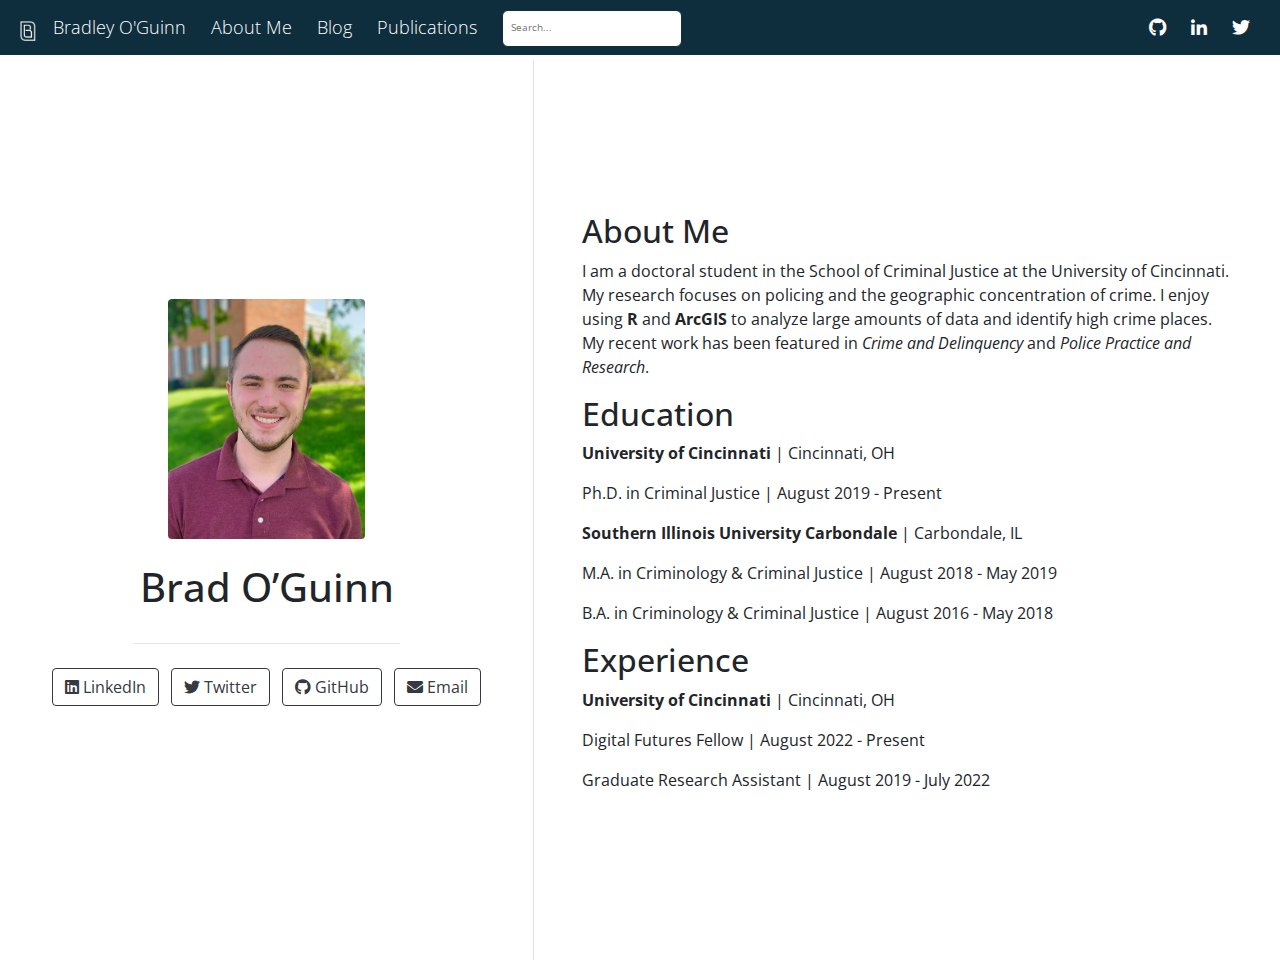
<file: docs/index.html>
<!doctype html>
<html lang="en">
  <head>
    <!-- Required meta tags -->
    <meta charset="utf-8">
    <meta name="viewport" content="width=device-width, initial-scale=1, shrink-to-fit=no">

    <!-- Bootstrap CSS -->
    <link rel="stylesheet" href="https://stackpath.bootstrapcdn.com/bootstrap/4.5.0/css/bootstrap.min.css">

    <link href="https://fonts.googleapis.com/css2?family=Roboto+Slab&display=swap" rel="stylesheet">
    <style type="text/css">body {font-family: 'Roboto Slab', serif;}</style>

    <title>Brad O’Guinn</title>

    
          <!--radix_placeholder_navigation_in_header-->
          <meta name="distill:offset" content=""/>

          <script type="application/javascript">

            window.headroom_prevent_pin = false;

            window.document.addEventListener("DOMContentLoaded", function (event) {

              // initialize headroom for banner
              var header = $('header').get(0);
              var headerHeight = header.offsetHeight;
              var headroom = new Headroom(header, {
                tolerance: 5,
                onPin : function() {
                  if (window.headroom_prevent_pin) {
                    window.headroom_prevent_pin = false;
                    headroom.unpin();
                  }
                }
              });
              headroom.init();
              if(window.location.hash)
                headroom.unpin();
              $(header).addClass('headroom--transition');

              // offset scroll location for banner on hash change
              // (see: https://github.com/WickyNilliams/headroom.js/issues/38)
              window.addEventListener("hashchange", function(event) {
                window.scrollTo(0, window.pageYOffset - (headerHeight + 25));
              });

              // responsive menu
              $('.distill-site-header').each(function(i, val) {
                var topnav = $(this);
                var toggle = topnav.find('.nav-toggle');
                toggle.on('click', function() {
                  topnav.toggleClass('responsive');
                });
              });

              // nav dropdowns
              $('.nav-dropbtn').click(function(e) {
                $(this).next('.nav-dropdown-content').toggleClass('nav-dropdown-active');
                $(this).parent().siblings('.nav-dropdown')
                   .children('.nav-dropdown-content').removeClass('nav-dropdown-active');
              });
              $("body").click(function(e){
                $('.nav-dropdown-content').removeClass('nav-dropdown-active');
              });
              $(".nav-dropdown").click(function(e){
                e.stopPropagation();
              });
            });
          </script>

          <style type="text/css">

          /* Theme (user-documented overrideables for nav appearance) */

          .distill-site-nav {
            color: rgba(255, 255, 255, 0.8);
            background-color: #0F2E3D;
            font-size: 15px;
            font-weight: 300;
          }

          .distill-site-nav a {
            color: inherit;
            text-decoration: none;
          }

          .distill-site-nav a:hover {
            color: white;
          }

          @media print {
            .distill-site-nav {
              display: none;
            }
          }

          .distill-site-header {

          }

          .distill-site-footer {

          }


          /* Site Header */

          .distill-site-header {
            width: 100%;
            box-sizing: border-box;
            z-index: 3;
          }

          .distill-site-header .nav-left {
            display: inline-block;
            margin-left: 8px;
          }

          @media screen and (max-width: 768px) {
            .distill-site-header .nav-left {
              margin-left: 0;
            }
          }


          .distill-site-header .nav-right {
            float: right;
            margin-right: 8px;
          }

          .distill-site-header a,
          .distill-site-header .title {
            display: inline-block;
            text-align: center;
            padding: 14px 10px 14px 10px;
          }

          .distill-site-header .title {
            font-size: 18px;
            min-width: 150px;
          }

          .distill-site-header .logo {
            padding: 0;
          }

          .distill-site-header .logo img {
            display: none;
            max-height: 20px;
            width: auto;
            margin-bottom: -4px;
          }

          .distill-site-header .nav-image img {
            max-height: 18px;
            width: auto;
            display: inline-block;
            margin-bottom: -3px;
          }



          @media screen and (min-width: 1000px) {
            .distill-site-header .logo img {
              display: inline-block;
            }
            .distill-site-header .nav-left {
              margin-left: 20px;
            }
            .distill-site-header .nav-right {
              margin-right: 20px;
            }
            .distill-site-header .title {
              padding-left: 12px;
            }
          }


          .distill-site-header .nav-toggle {
            display: none;
          }

          .nav-dropdown {
            display: inline-block;
            position: relative;
          }

          .nav-dropdown .nav-dropbtn {
            border: none;
            outline: none;
            color: rgba(255, 255, 255, 0.8);
            padding: 16px 10px;
            background-color: transparent;
            font-family: inherit;
            font-size: inherit;
            font-weight: inherit;
            margin: 0;
            margin-top: 1px;
            z-index: 2;
          }

          .nav-dropdown-content {
            display: none;
            position: absolute;
            background-color: white;
            min-width: 200px;
            border: 1px solid rgba(0,0,0,0.15);
            border-radius: 4px;
            box-shadow: 0px 8px 16px 0px rgba(0,0,0,0.1);
            z-index: 1;
            margin-top: 2px;
            white-space: nowrap;
            padding-top: 4px;
            padding-bottom: 4px;
          }

          .nav-dropdown-content hr {
            margin-top: 4px;
            margin-bottom: 4px;
            border: none;
            border-bottom: 1px solid rgba(0, 0, 0, 0.1);
          }

          .nav-dropdown-active {
            display: block;
          }

          .nav-dropdown-content a, .nav-dropdown-content .nav-dropdown-header {
            color: black;
            padding: 6px 24px;
            text-decoration: none;
            display: block;
            text-align: left;
          }

          .nav-dropdown-content .nav-dropdown-header {
            display: block;
            padding: 5px 24px;
            padding-bottom: 0;
            text-transform: uppercase;
            font-size: 14px;
            color: #999999;
            white-space: nowrap;
          }

          .nav-dropdown:hover .nav-dropbtn {
            color: white;
          }

          .nav-dropdown-content a:hover {
            background-color: #ddd;
            color: black;
          }

          .nav-right .nav-dropdown-content {
            margin-left: -45%;
            right: 0;
          }

          @media screen and (max-width: 768px) {
            .distill-site-header a, .distill-site-header .nav-dropdown  {display: none;}
            .distill-site-header a.nav-toggle {
              float: right;
              display: block;
            }
            .distill-site-header .title {
              margin-left: 0;
            }
            .distill-site-header .nav-right {
              margin-right: 0;
            }
            .distill-site-header {
              overflow: hidden;
            }
            .nav-right .nav-dropdown-content {
              margin-left: 0;
            }
          }


          @media screen and (max-width: 768px) {
            .distill-site-header.responsive {position: relative; min-height: 500px; }
            .distill-site-header.responsive a.nav-toggle {
              position: absolute;
              right: 0;
              top: 0;
            }
            .distill-site-header.responsive a,
            .distill-site-header.responsive .nav-dropdown {
              display: block;
              text-align: left;
            }
            .distill-site-header.responsive .nav-left,
            .distill-site-header.responsive .nav-right {
              width: 100%;
            }
            .distill-site-header.responsive .nav-dropdown {float: none;}
            .distill-site-header.responsive .nav-dropdown-content {position: relative;}
            .distill-site-header.responsive .nav-dropdown .nav-dropbtn {
              display: block;
              width: 100%;
              text-align: left;
            }
          }

          /* Site Footer */

          .distill-site-footer {
            width: 100%;
            overflow: hidden;
            box-sizing: border-box;
            z-index: 3;
            margin-top: 30px;
            padding-top: 30px;
            padding-bottom: 30px;
            text-align: center;
          }

          /* Headroom */

          d-title {
            padding-top: 6rem;
          }

          @media print {
            d-title {
              padding-top: 4rem;
            }
          }

          .headroom {
            z-index: 1000;
            position: fixed;
            top: 0;
            left: 0;
            right: 0;
          }

          .headroom--transition {
            transition: all .4s ease-in-out;
          }

          .headroom--unpinned {
            top: -100px;
          }

          .headroom--pinned {
            top: 0;
          }

          /* adjust viewport for navbar height */
          /* helps vertically center bootstrap (non-distill) content */
          .min-vh-100 {
            min-height: calc(100vh - 100px) !important;
          }

          </style>

          <script src="site_libs/jquery-3.6.0/jquery-3.6.0.min.js"></script>
          <link href="site_libs/font-awesome-5.1.0/css/all.css" rel="stylesheet"/>
          <link href="site_libs/font-awesome-5.1.0/css/v4-shims.css" rel="stylesheet"/>
          <script src="site_libs/headroom-0.9.4/headroom.min.js"></script>
          <script src="site_libs/autocomplete-0.37.1/autocomplete.min.js"></script>
          <script src="site_libs/fuse-6.4.1/fuse.min.js"></script>

          <script type="application/javascript">

          function getMeta(metaName) {
            var metas = document.getElementsByTagName('meta');
            for (let i = 0; i < metas.length; i++) {
              if (metas[i].getAttribute('name') === metaName) {
                return metas[i].getAttribute('content');
              }
            }
            return '';
          }

          function offsetURL(url) {
            var offset = getMeta('distill:offset');
            return offset ? offset + '/' + url : url;
          }

          function createFuseIndex() {

            // create fuse index
            var options = {
              keys: [
                { name: 'title', weight: 20 },
                { name: 'categories', weight: 15 },
                { name: 'description', weight: 10 },
                { name: 'contents', weight: 5 },
              ],
              ignoreLocation: true,
              threshold: 0
            };
            var fuse = new window.Fuse([], options);

            // fetch the main search.json
            return fetch(offsetURL('search.json'))
              .then(function(response) {
                if (response.status == 200) {
                  return response.json().then(function(json) {
                    // index main articles
                    json.articles.forEach(function(article) {
                      fuse.add(article);
                    });
                    // download collections and index their articles
                    return Promise.all(json.collections.map(function(collection) {
                      return fetch(offsetURL(collection)).then(function(response) {
                        if (response.status === 200) {
                          return response.json().then(function(articles) {
                            articles.forEach(function(article) {
                              fuse.add(article);
                            });
                          })
                        } else {
                          return Promise.reject(
                            new Error('Unexpected status from search index request: ' +
                                      response.status)
                          );
                        }
                      });
                    })).then(function() {
                      return fuse;
                    });
                  });

                } else {
                  return Promise.reject(
                    new Error('Unexpected status from search index request: ' +
                                response.status)
                  );
                }
              });
          }

          window.document.addEventListener("DOMContentLoaded", function (event) {

            // get search element (bail if we don't have one)
            var searchEl = window.document.getElementById('distill-search');
            if (!searchEl)
              return;

            createFuseIndex()
              .then(function(fuse) {

                // make search box visible
                searchEl.classList.remove('hidden');

                // initialize autocomplete
                var options = {
                  autoselect: true,
                  hint: false,
                  minLength: 2,
                };
                window.autocomplete(searchEl, options, [{
                  source: function(query, callback) {
                    const searchOptions = {
                      isCaseSensitive: false,
                      shouldSort: true,
                      minMatchCharLength: 2,
                      limit: 10,
                    };
                    var results = fuse.search(query, searchOptions);
                    callback(results
                      .map(function(result) { return result.item; })
                    );
                  },
                  templates: {
                    suggestion: function(suggestion) {
                      var img = suggestion.preview && Object.keys(suggestion.preview).length > 0
                        ? `<img src="${offsetURL(suggestion.preview)}"</img>`
                        : '';
                      var html = `
                        <div class="search-item">
                          <h3>${suggestion.title}</h3>
                          <div class="search-item-description">
                            ${suggestion.description || ''}
                          </div>
                          <div class="search-item-preview">
                            ${img}
                          </div>
                        </div>
                      `;
                      return html;
                    }
                  }
                }]).on('autocomplete:selected', function(event, suggestion) {
                  window.location.href = offsetURL(suggestion.path);
                });
                // remove inline display style on autocompleter (we want to
                // manage responsive display via css)
                $('.algolia-autocomplete').css("display", "");
              })
              .catch(function(error) {
                console.log(error);
              });

          });

          </script>

          <style type="text/css">

          .nav-search {
            font-size: x-small;
          }

          /* Algolioa Autocomplete */

          .algolia-autocomplete {
            display: inline-block;
            margin-left: 10px;
            vertical-align: sub;
            background-color: white;
            color: black;
            padding: 6px;
            padding-top: 8px;
            padding-bottom: 0;
            border-radius: 6px;
            border: 1px #0F2E3D solid;
            width: 180px;
          }


          @media screen and (max-width: 768px) {
            .distill-site-nav .algolia-autocomplete {
              display: none;
              visibility: hidden;
            }
            .distill-site-nav.responsive .algolia-autocomplete {
              display: inline-block;
              visibility: visible;
            }
            .distill-site-nav.responsive .algolia-autocomplete .aa-dropdown-menu {
              margin-left: 0;
              width: 400px;
              max-height: 400px;
            }
          }

          .algolia-autocomplete .aa-input, .algolia-autocomplete .aa-hint {
            width: 90%;
            outline: none;
            border: none;
          }

          .algolia-autocomplete .aa-hint {
            color: #999;
          }
          .algolia-autocomplete .aa-dropdown-menu {
            width: 550px;
            max-height: 70vh;
            overflow-x: visible;
            overflow-y: scroll;
            padding: 5px;
            margin-top: 3px;
            margin-left: -150px;
            background-color: #fff;
            border-radius: 5px;
            border: 1px solid #999;
            border-top: none;
          }

          .algolia-autocomplete .aa-dropdown-menu .aa-suggestion {
            cursor: pointer;
            padding: 5px 4px;
            border-bottom: 1px solid #eee;
          }

          .algolia-autocomplete .aa-dropdown-menu .aa-suggestion:last-of-type {
            border-bottom: none;
            margin-bottom: 2px;
          }

          .algolia-autocomplete .aa-dropdown-menu .aa-suggestion .search-item {
            overflow: hidden;
            font-size: 0.8em;
            line-height: 1.4em;
          }

          .algolia-autocomplete .aa-dropdown-menu .aa-suggestion .search-item h3 {
            font-size: 1rem;
            margin-block-start: 0;
            margin-block-end: 5px;
          }

          .algolia-autocomplete .aa-dropdown-menu .aa-suggestion .search-item-description {
            display: inline-block;
            overflow: hidden;
            height: 2.8em;
            width: 80%;
            margin-right: 4%;
          }

          .algolia-autocomplete .aa-dropdown-menu .aa-suggestion .search-item-preview {
            display: inline-block;
            width: 15%;
          }

          .algolia-autocomplete .aa-dropdown-menu .aa-suggestion .search-item-preview img {
            height: 3em;
            width: auto;
            display: none;
          }

          .algolia-autocomplete .aa-dropdown-menu .aa-suggestion .search-item-preview img[src] {
            display: initial;
          }

          .algolia-autocomplete .aa-dropdown-menu .aa-suggestion.aa-cursor {
            background-color: #eee;
          }
          .algolia-autocomplete .aa-dropdown-menu .aa-suggestion em {
            font-weight: bold;
            font-style: normal;
          }

          </style>


          <!--/radix_placeholder_navigation_in_header-->
          <!--radix_placeholder_site_in_header-->
          <!--/radix_placeholder_site_in_header-->
          
          <style type="text/css">
          body {
            padding-top: 60px;
          }
          </style>
          <style type="text/css">
          /* base variables */

          /* Edit the CSS properties in this file to create a custom
             Distill theme. Only edit values in the right column
             for each row; values shown are the CSS defaults.
             To return any property to the default,
             you may set its value to: unset
             All rows must end with a semi-colon.                      */

          /* Optional: embed custom fonts here with `@import`          */
          /* This must remain at the top of this file.                 */



          html {
            /*-- Main font sizes --*/
            --title-size:      50px;
            --body-size:       1.06rem;
            --code-size:       14px;
            --aside-size:      12px;
            --fig-cap-size:    13px;
            /*-- Main font colors --*/
            --title-color:     #000000;
            --header-color:    rgba(0, 0, 0, 0.8);
            --body-color:      rgba(0, 0, 0, 0.8);
            --aside-color:     rgba(0, 0, 0, 0.6);
            --fig-cap-color:   rgba(0, 0, 0, 0.6);
            /*-- Specify custom fonts ~~~ must be imported above   --*/
            --heading-font:    sans-serif;
            --mono-font:       monospace;
            --body-font:       sans-serif;
            --navbar-font:     sans-serif;  /* websites + blogs only */
          }

          /*-- ARTICLE METADATA --*/
          d-byline {
            --heading-size:    0.6rem;
            --heading-color:   rgba(0, 0, 0, 0.5);
            --body-size:       0.8rem;
            --body-color:      rgba(0, 0, 0, 0.8);
          }

          /*-- ARTICLE TABLE OF CONTENTS --*/
          .d-contents {
            --heading-size:    18px;
            --contents-size:   13px;
          }

          /*-- ARTICLE APPENDIX --*/
          d-appendix {
            --heading-size:    15px;
            --heading-color:   rgba(0, 0, 0, 0.65);
            --text-size:       0.8em;
            --text-color:      rgba(0, 0, 0, 0.5);
          }

          /*-- WEBSITE HEADER + FOOTER --*/
          /* These properties only apply to Distill sites and blogs  */

          .distill-site-header {
            --title-size:       18px;
            --text-color:       rgba(255, 255, 255, 0.8);
            --text-size:        15px;
            --hover-color:      white;
            --bkgd-color:       #0F2E3D;
          }

          .distill-site-footer {
            --text-color:       rgba(255, 255, 255, 0.8);
            --text-size:        15px;
            --hover-color:      white;
            --bkgd-color:       #0F2E3D;
          }

          /*-- Additional custom styles --*/
          /* Add any additional CSS rules below                      */
          </style>
          <style type="text/css">
          /* base variables */
          @import url('https://fonts.googleapis.com/css2?family=Open+Sans&family=Qwitcher+Grypen&display=swap');
          @import url('https://fonts.googleapis.com/css2?family=Open+Sans:wght@300;400&family=Qwitcher+Grypen&display=swap');
          /* Edit the CSS properties in this file to create a custom
             Distill theme. Only edit values in the right column
             for each row; values shown are the CSS defaults.
             To return any property to the default,
             you may set its value to: unset
             All rows must end with a semi-colon.                      */

          /* Optional: embed custom fonts here with `@import`          */
          /* This must remain at the top of this file.                 */



          html {
            /*-- Main font sizes --*/
            --title-size:      50px;
            --body-size:       1.06rem;
            --code-size:       14px;
            --aside-size:      12px;
            --fig-cap-size:    13px;
            /*-- Main font colors --*/
            --title-color:     #000000;
            --header-color:    rgba(0, 0, 0, 0.8);
            --body-color:      rgba(0, 0, 0, 0.8);
            --aside-color:     rgba(0, 0, 0, 0.6);
            --fig-cap-color:   rgba(0, 0, 0, 0.6);
            /*-- Specify custom fonts ~~~ must be imported above   --*/
            --heading-font:    "Open Sans", sans-serif;
            --mono-font:       "Open Sans", sans-serif;
            --body-font:       "Open Sans", sans-serif;
            --navbar-font:     "Open Sans", sans-serif;  /* websites + blogs only */
          }

          /*-- ARTICLE METADATA --*/
          d-byline {
            --heading-size:    0.6rem;
            --heading-color:   rgba(0, 0, 0, 0.5);
            --body-size:       0.8rem;
            --body-color:      rgba(0, 0, 0, 0.8);
          }

          /*-- ARTICLE TABLE OF CONTENTS --*/
          .d-contents {
            --heading-size:    18px;
            --contents-size:   13px;
          }

          /*-- ARTICLE APPENDIX --*/
          d-appendix {
            --heading-size:    15px;
            --heading-color:   rgba(0, 0, 0, 0.65);
            --text-size:       0.8em;
            --text-color:      rgba(0, 0, 0, 0.5);
          }

          /*-- WEBSITE HEADER + FOOTER --*/
          /* These properties only apply to Distill sites and blogs  */

          .distill-site-header {
            --title-size:       18px;
            --text-color:       #ffffff;
            --text-size:        18px;
            --hover-color:      #adb5bd;
            --bkgd-color:       #0F2E3D;
          }

          .distill-site-footer {
            --text-color:       #ffffff;
            --text-size:        10;
            --hover-color:      #adb5bd;
            --bkgd-color:       #0F2E3D;
            --boarder-bottom: 0;
          }

          /*-- Additional custom styles --*/
          /* Add any additional CSS rules below                      */

          </style>
          <style type="text/css">
          /* base style */

          /* FONT FAMILIES */

          :root {
            --heading-default: -apple-system, BlinkMacSystemFont, "Segoe UI", Roboto, Oxygen, Ubuntu, Cantarell, "Fira Sans", "Droid Sans", "Helvetica Neue", Arial, sans-serif;
            --mono-default: Consolas, Monaco, 'Andale Mono', 'Ubuntu Mono', monospace;
            --body-default: -apple-system, BlinkMacSystemFont, "Segoe UI", Roboto, Oxygen, Ubuntu, Cantarell, "Fira Sans", "Droid Sans", "Helvetica Neue", Arial, sans-serif;
          }

          body,
          .posts-list .post-preview p,
          .posts-list .description p {
            font-family: var(--body-font), var(--body-default);
          }

          h1, h2, h3, h4, h5, h6,
          .posts-list .post-preview h2,
          .posts-list .description h2 {
            font-family: var(--heading-font), var(--heading-default);
          }

          d-article div.sourceCode code,
          d-article pre code {
            font-family: var(--mono-font), var(--mono-default);
          }


          /*-- TITLE --*/
          d-title h1,
          .posts-list > h1 {
            color: var(--title-color, black);
          }

          d-title h1 {
            font-size: var(--title-size, 50px);
          }

          /*-- HEADERS --*/
          d-article h1,
          d-article h2,
          d-article h3,
          d-article h4,
          d-article h5,
          d-article h6 {
            color: var(--header-color, rgba(0, 0, 0, 0.8));
          }

          /*-- BODY --*/
          d-article > p,  /* only text inside of <p> tags */
          d-article > ul, /* lists */
          d-article > ol {
            color: var(--body-color, rgba(0, 0, 0, 0.8));
            font-size: var(--body-size, 1.06rem);
          }


          /*-- CODE --*/
          d-article div.sourceCode code,
          d-article pre code {
            font-size: var(--code-size, 14px);
          }

          /*-- ASIDE --*/
          d-article aside {
            font-size: var(--aside-size, 12px);
            color: var(--aside-color, rgba(0, 0, 0, 0.6));
          }

          /*-- FIGURE CAPTIONS --*/
          figure .caption,
          figure figcaption,
          .figure .caption {
            font-size: var(--fig-cap-size, 13px);
            color: var(--fig-cap-color, rgba(0, 0, 0, 0.6));
          }

          /*-- METADATA --*/
          d-byline h3 {
            font-size: var(--heading-size, 0.6rem);
            color: var(--heading-color, rgba(0, 0, 0, 0.5));
          }

          d-byline {
            font-size: var(--body-size, 0.8rem);
            color: var(--body-color, rgba(0, 0, 0, 0.8));
          }

          d-byline a,
          d-article d-byline a {
            color: var(--body-color, rgba(0, 0, 0, 0.8));
          }

          /*-- TABLE OF CONTENTS --*/
          .d-contents nav h3 {
            font-size: var(--heading-size, 18px);
          }

          .d-contents nav a {
            font-size: var(--contents-size, 13px);
          }

          /*-- APPENDIX --*/
          d-appendix h3 {
            font-size: var(--heading-size, 15px);
            color: var(--heading-color, rgba(0, 0, 0, 0.65));
          }

          d-appendix {
            font-size: var(--text-size, 0.8em);
            color: var(--text-color, rgba(0, 0, 0, 0.5));
          }

          d-appendix d-footnote-list a.footnote-backlink {
            color: var(--text-color, rgba(0, 0, 0, 0.5));
          }

          /*-- WEBSITE HEADER + FOOTER --*/
          .distill-site-header .title {
            font-size: var(--title-size, 18px);
            font-family: var(--navbar-font), var(--heading-default);
          }

          .distill-site-header a,
          .nav-dropdown .nav-dropbtn {
            font-family: var(--navbar-font), var(--heading-default);
          }

          .nav-dropdown .nav-dropbtn {
            color: var(--text-color, rgba(255, 255, 255, 0.8));
            font-size: var(--text-size, 15px);
          }

          .distill-site-header a:hover,
          .nav-dropdown:hover .nav-dropbtn {
            color: var(--hover-color, white);
          }

          .distill-site-header {
            font-size: var(--text-size, 15px);
            color: var(--text-color, rgba(255, 255, 255, 0.8));
            background-color: var(--bkgd-color, #0F2E3D);
          }

          .distill-site-footer {
            font-size: var(--text-size, 15px);
            color: var(--text-color, rgba(255, 255, 255, 0.8));
            background-color: var(--bkgd-color, #0F2E3D);
          }

          .distill-site-footer a:hover {
            color: var(--hover-color, white);
          }</style>
          <script src="C:\Users\brado\AppData\Local\R\win-library\4.2\rmarkdown\rmd\h\pandoc\header-attrs.js"></script>
    
    
  </head>
  <body>

          <!--radix_placeholder_navigation_before_body-->
          <header class="header header--fixed" role="banner">
          <nav class="distill-site-nav distill-site-header">
          <div class="nav-left">
          <a class="logo" href="index.html">
          <img src="images/logo.jpg" alt="Logo"/>
          </a>
          <a href="index.html" class="title">Bradley O'Guinn</a>
          <a href="index.html">About Me</a>
          <a href="blog.html">Blog</a>
          <a href="publications.html">Publications</a>
          <input id="distill-search" class="nav-search hidden" type="text" placeholder="Search..."/>
          </div>
          <div class="nav-right">
          <a href="https://github.com/bradoguinn target=&quot;_blank&quot;">
          <i class="fa fa-github" aria-hidden="true"></i>
          </a>
          <a href="https://www.linkedin.com/in/bradley-o-guinn-962420156/ target=&quot;_blank&quot;">
          <i class="fa fa-linkedin" aria-hidden="true"></i>
          </a>
          <a>
          <i class="fa fa-twitter" aria-hidden="true"></i>
          </a>
          <a href="javascript:void(0);" class="nav-toggle">&#9776;</a>
          </div>
          </nav>
          </header>
          <!--/radix_placeholder_navigation_before_body-->
          <!--radix_placeholder_site_before_body-->
          <!--/radix_placeholder_site_before_body-->
    
    <div class="container-fluid d-none d-lg-block d-xl-block">
      <div class="d-flex row flex-row vh-100">
        <div class="d-flex flex-column col-5 align-items-center text-center align-self-center">
          <div class="mx-auto text-center">
            <div class="p-3">
              <img src="images/headshot.jpg" style="height:15rem" class="rounded">
            </div>
            <div class="p-2">
              <h1>Brad O’Guinn</h1>
            </div>
            <hr style="width:60%;"/>
            <div class="p-2">
              <div id="icon-list">
                <ul class="list-inline">
                                    <li class="list-inline-item">
                    <a href=https://www.linkedin.com/in/bradley-o-guinn-962420156/
target=“_blank”>
                      <button type="button" class="btn btn-outline-dark mb-2">
                        <i class="fab fa-linkedin"></i> LinkedIn
                      </button>
                    </a>
                  </li>
                                    <li class="list-inline-item">
                    <a href=https://twitter.com/BradOguinn
target=“_blank”>
                      <button type="button" class="btn btn-outline-dark mb-2">
                        <i class="fab fa-twitter"></i> Twitter
                      </button>
                    </a>
                  </li>
                                    <li class="list-inline-item">
                    <a href=https://github.com/bradoguinn
target=“_blank”>
                      <button type="button" class="btn btn-outline-dark mb-2">
                        <i class="fab fa-github"></i> GitHub
                      </button>
                    </a>
                  </li>
                                    <li class="list-inline-item">
                    <a href=mailto:bradoguinn@gmail.com>
                      <button type="button" class="btn btn-outline-dark mb-2">
                        <i class="fas fa-envelope"></i> Email
                      </button>
                    </a>
                  </li>
                                  </ul>
              </div>
            </div>
          </div>
        </div>
        <div class="d-flex flex-column vh-100 border-left"></div>
        <div class="d-flex flex-column col px-5 align-items-center align-self-center mh-100" style="overflow-y: scroll;">
          <div class="my-5" id="content">
            <div id="about-me" class="section level2">
            <h2>About Me</h2>
            <p>I am a doctoral student in the School of Criminal Justice
            at the University of Cincinnati. My research focuses on
            policing and the geographic concentration of crime. I enjoy
            using <strong>R</strong> and <strong>ArcGIS</strong> to
            analyze large amounts of data and identify high crime
            places. My recent work has been featured in <em>Crime and
            Delinquency</em> and <em>Police Practice and
            Research</em>.</p>
            </div>
            <div id="education" class="section level2">
            <h2>Education</h2>
            <p><strong>University of Cincinnati</strong> | Cincinnati,
            OH</p>
            <p>Ph.D. in Criminal Justice | August 2019 - Present</p>
            <p><strong>Southern Illinois University Carbondale</strong>
            | Carbondale, IL</p>
            <p>M.A. in Criminology &amp; Criminal Justice | August 2018
            - May 2019</p>
            <p>B.A. in Criminology &amp; Criminal Justice | August 2016
            - May 2018</p>
            </div>
            <div id="experience" class="section level2">
            <h2>Experience</h2>
            <p><strong>University of Cincinnati</strong> | Cincinnati,
            OH</p>
            <p>Digital Futures Fellow | August 2022 - Present</p>
            <p>Graduate Research Assistant | August 2019 - July 2022</p>
            </div>
          </div>
        </div>
      </div>
    </div>

    <div class="container-flex min-vh-100 d-block d-lg-none d-xl-none">
      <div class="d-flex flex-row justify-content-center">
        <div class="d-flex flex-col">
          <div class="mx-auto">
            <div class="p-3 mt-3 text-center">
              <img src="images/headshot.jpg" style="height:15rem" class="rounded">
            </div>
            <div class="p-2 text-center">
              <h1>Brad O’Guinn</h1>
            </div>
            <hr style="width:60%;"/>

            <div class="row justify-content-center align-items-center">
              <div class="col-8 p-1 text-center">
                <div class="list-group">
                                    <a href=https://www.linkedin.com/in/bradley-o-guinn-962420156/
target=“_blank”>
                    <button type="button" class="list-group-item list-group-item-action my-1 rounded">
                      <i class="fab fa-linkedin"></i> LinkedIn
                    </button>
                  </a>
                                    <a href=https://twitter.com/BradOguinn
target=“_blank”>
                    <button type="button" class="list-group-item list-group-item-action my-1 rounded">
                      <i class="fab fa-twitter"></i> Twitter
                    </button>
                  </a>
                                    <a href=https://github.com/bradoguinn
target=“_blank”>
                    <button type="button" class="list-group-item list-group-item-action my-1 rounded">
                      <i class="fab fa-github"></i> GitHub
                    </button>
                  </a>
                                    <a href=mailto:bradoguinn@gmail.com>
                    <button type="button" class="list-group-item list-group-item-action my-1 rounded">
                      <i class="fas fa-envelope"></i> Email
                    </button>
                  </a>
                                  </div>
              </div>
            </div>
            <div class="p pt-4 px-5">
              <div id="about-me" class="section level2">
              <h2>About Me</h2>
              <p>I am a doctoral student in the School of Criminal
              Justice at the University of Cincinnati. My research
              focuses on policing and the geographic concentration of
              crime. I enjoy using <strong>R</strong> and
              <strong>ArcGIS</strong> to analyze large amounts of data
              and identify high crime places. My recent work has been
              featured in <em>Crime and Delinquency</em> and <em>Police
              Practice and Research</em>.</p>
              </div>
              <div id="education" class="section level2">
              <h2>Education</h2>
              <p><strong>University of Cincinnati</strong> | Cincinnati,
              OH</p>
              <p>Ph.D. in Criminal Justice | August 2019 - Present</p>
              <p><strong>Southern Illinois University
              Carbondale</strong> | Carbondale, IL</p>
              <p>M.A. in Criminology &amp; Criminal Justice | August
              2018 - May 2019</p>
              <p>B.A. in Criminology &amp; Criminal Justice | August
              2016 - May 2018</p>
              </div>
              <div id="experience" class="section level2">
              <h2>Experience</h2>
              <p><strong>University of Cincinnati</strong> | Cincinnati,
              OH</p>
              <p>Digital Futures Fellow | August 2022 - Present</p>
              <p>Graduate Research Assistant | August 2019 - July
              2022</p>
              </div>
            </div>
        </div>
      </div>
    </div>

    <!-- Optional JavaScript -->
    <!-- jQuery first, then Popper.js, then Bootstrap JS -->
    <script src="https://code.jquery.com/jquery-3.5.1.slim.min.js" integrity="sha384-DfXdz2htPH0lsSSs5nCTpuj/zy4C+OGpamoFVy38MVBnE+IbbVYUew+OrCXaRkfj" crossorigin="anonymous"></script>
    <script src="https://cdn.jsdelivr.net/npm/popper.js@1.16.0/dist/umd/popper.min.js" integrity="sha384-Q6E9RHvbIyZFJoft+2mJbHaEWldlvI9IOYy5n3zV9zzTtmI3UksdQRVvoxMfooAo" crossorigin="anonymous"></script>
    <script src="https://stackpath.bootstrapcdn.com/bootstrap/4.5.0/js/bootstrap.min.js" integrity="sha384-OgVRvuATP1z7JjHLkuOU7Xw704+h835Lr+6QL9UvYjZE3Ipu6Tp75j7Bh/kR0JKI" crossorigin="anonymous"></script>

      <!--radix_placeholder_site_after_body-->
      <!--/radix_placeholder_site_after_body-->
      <!--radix_placeholder_navigation_after_body-->
      <div class="distill-site-nav distill-site-footer">
      <p>Bradley J. O'Guinn • 2022 •</p>
      </div>
      <!--/radix_placeholder_navigation_after_body-->

  
  </body>
</html>
</file>
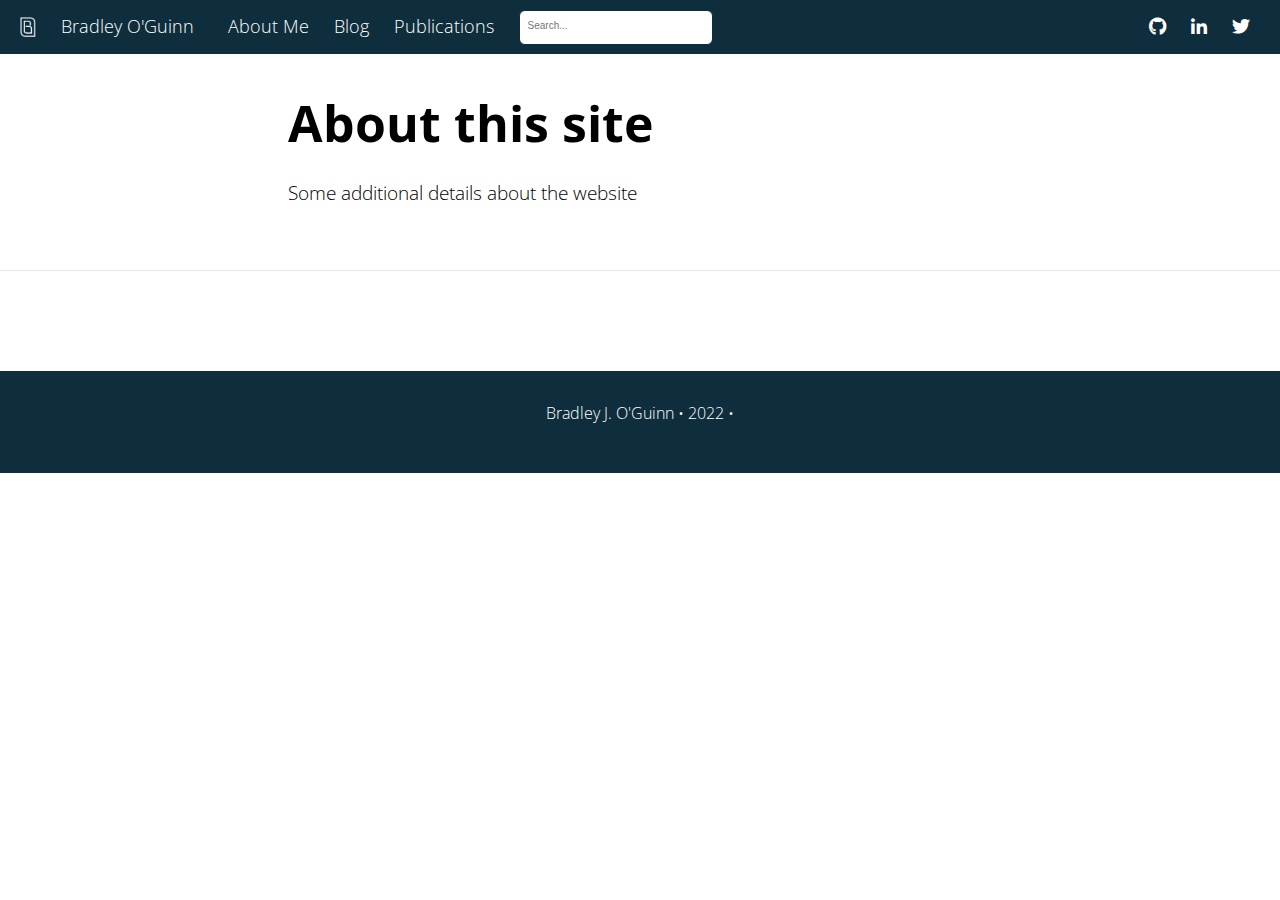
<file: docs/about.html>
<!DOCTYPE html>

<html xmlns="http://www.w3.org/1999/xhtml" lang="" xml:lang="">

<head>
  <meta charset="utf-8"/>
  <meta name="viewport" content="width=device-width, initial-scale=1"/>
  <meta http-equiv="X-UA-Compatible" content="IE=Edge,chrome=1"/>
  <meta name="generator" content="distill" />

  <style type="text/css">
  /* Hide doc at startup (prevent jankiness while JS renders/transforms) */
  body {
    visibility: hidden;
  }
  </style>

 <!--radix_placeholder_import_source-->
 <!--/radix_placeholder_import_source-->

<style type="text/css">code{white-space: pre;}</style>
<style type="text/css" data-origin="pandoc">
pre > code.sourceCode { white-space: pre; position: relative; }
pre > code.sourceCode > span { display: inline-block; line-height: 1.25; }
pre > code.sourceCode > span:empty { height: 1.2em; }
.sourceCode { overflow: visible; }
code.sourceCode > span { color: inherit; text-decoration: inherit; }
div.sourceCode { margin: 1em 0; }
pre.sourceCode { margin: 0; }
@media screen {
div.sourceCode { overflow: auto; }
}
@media print {
pre > code.sourceCode { white-space: pre-wrap; }
pre > code.sourceCode > span { text-indent: -5em; padding-left: 5em; }
}
pre.numberSource code
  { counter-reset: source-line 0; }
pre.numberSource code > span
  { position: relative; left: -4em; counter-increment: source-line; }
pre.numberSource code > span > a:first-child::before
  { content: counter(source-line);
    position: relative; left: -1em; text-align: right; vertical-align: baseline;
    border: none; display: inline-block;
    -webkit-touch-callout: none; -webkit-user-select: none;
    -khtml-user-select: none; -moz-user-select: none;
    -ms-user-select: none; user-select: none;
    padding: 0 4px; width: 4em;
    color: #aaaaaa;
  }
pre.numberSource { margin-left: 3em; border-left: 1px solid #aaaaaa;  padding-left: 4px; }
div.sourceCode
  { color: #00769e; background-color: #f1f3f5; }
@media screen {
pre > code.sourceCode > span > a:first-child::before { text-decoration: underline; }
}
code span { color: #00769e; } /* Normal */
code span.al { color: #ad0000; } /* Alert */
code span.an { color: #5e5e5e; } /* Annotation */
code span.at { color: #657422; } /* Attribute */
code span.bn { color: #ad0000; } /* BaseN */
code span.bu { } /* BuiltIn */
code span.cf { color: #00769e; } /* ControlFlow */
code span.ch { color: #20794d; } /* Char */
code span.cn { color: #8f5902; } /* Constant */
code span.co { color: #5e5e5e; } /* Comment */
code span.cv { color: #5e5e5e; font-style: italic; } /* CommentVar */
code span.do { color: #5e5e5e; font-style: italic; } /* Documentation */
code span.dt { color: #ad0000; } /* DataType */
code span.dv { color: #ad0000; } /* DecVal */
code span.er { color: #ad0000; } /* Error */
code span.ex { } /* Extension */
code span.fl { color: #ad0000; } /* Float */
code span.fu { color: #4758ab; } /* Function */
code span.im { } /* Import */
code span.in { color: #5e5e5e; } /* Information */
code span.kw { color: #00769e; } /* Keyword */
code span.op { color: #5e5e5e; } /* Operator */
code span.ot { color: #00769e; } /* Other */
code span.pp { color: #ad0000; } /* Preprocessor */
code span.sc { color: #5e5e5e; } /* SpecialChar */
code span.ss { color: #20794d; } /* SpecialString */
code span.st { color: #20794d; } /* String */
code span.va { color: #111111; } /* Variable */
code span.vs { color: #20794d; } /* VerbatimString */
code span.wa { color: #5e5e5e; font-style: italic; } /* Warning */
</style>


  <!--radix_placeholder_meta_tags-->
  <title>Bradley O'Guinn: About this site</title>

  <meta property="description" itemprop="description" content="Some additional details about the website"/>

  <link rel="icon" type="image/vnd.microsoft.icon" href="images/favicon.ico"/>


  <!--  https://developers.facebook.com/docs/sharing/webmasters#markup -->
  <meta property="og:title" content="Bradley O&#39;Guinn: About this site"/>
  <meta property="og:type" content="article"/>
  <meta property="og:description" content="Some additional details about the website"/>
  <meta property="og:locale" content="en_US"/>
  <meta property="og:site_name" content="Bradley O&#39;Guinn"/>

  <!--  https://dev.twitter.com/cards/types/summary -->
  <meta property="twitter:card" content="summary"/>
  <meta property="twitter:title" content="Bradley O&#39;Guinn: About this site"/>
  <meta property="twitter:description" content="Some additional details about the website"/>

  <!--/radix_placeholder_meta_tags-->
  <!--radix_placeholder_rmarkdown_metadata-->

  <script type="text/json" id="radix-rmarkdown-metadata">
  {"type":"list","attributes":{"names":{"type":"character","attributes":{},"value":["title","description"]}},"value":[{"type":"character","attributes":{},"value":["About this site"]},{"type":"character","attributes":{},"value":["Some additional details about the website"]}]}
  </script>
  <!--/radix_placeholder_rmarkdown_metadata-->
  <!--radix_placeholder_navigation_in_header-->
  <meta name="distill:offset" content=""/>

  <script type="application/javascript">

    window.headroom_prevent_pin = false;

    window.document.addEventListener("DOMContentLoaded", function (event) {

      // initialize headroom for banner
      var header = $('header').get(0);
      var headerHeight = header.offsetHeight;
      var headroom = new Headroom(header, {
        tolerance: 5,
        onPin : function() {
          if (window.headroom_prevent_pin) {
            window.headroom_prevent_pin = false;
            headroom.unpin();
          }
        }
      });
      headroom.init();
      if(window.location.hash)
        headroom.unpin();
      $(header).addClass('headroom--transition');

      // offset scroll location for banner on hash change
      // (see: https://github.com/WickyNilliams/headroom.js/issues/38)
      window.addEventListener("hashchange", function(event) {
        window.scrollTo(0, window.pageYOffset - (headerHeight + 25));
      });

      // responsive menu
      $('.distill-site-header').each(function(i, val) {
        var topnav = $(this);
        var toggle = topnav.find('.nav-toggle');
        toggle.on('click', function() {
          topnav.toggleClass('responsive');
        });
      });

      // nav dropdowns
      $('.nav-dropbtn').click(function(e) {
        $(this).next('.nav-dropdown-content').toggleClass('nav-dropdown-active');
        $(this).parent().siblings('.nav-dropdown')
           .children('.nav-dropdown-content').removeClass('nav-dropdown-active');
      });
      $("body").click(function(e){
        $('.nav-dropdown-content').removeClass('nav-dropdown-active');
      });
      $(".nav-dropdown").click(function(e){
        e.stopPropagation();
      });
    });
  </script>

  <style type="text/css">

  /* Theme (user-documented overrideables for nav appearance) */

  .distill-site-nav {
    color: rgba(255, 255, 255, 0.8);
    background-color: #0F2E3D;
    font-size: 15px;
    font-weight: 300;
  }

  .distill-site-nav a {
    color: inherit;
    text-decoration: none;
  }

  .distill-site-nav a:hover {
    color: white;
  }

  @media print {
    .distill-site-nav {
      display: none;
    }
  }

  .distill-site-header {

  }

  .distill-site-footer {

  }


  /* Site Header */

  .distill-site-header {
    width: 100%;
    box-sizing: border-box;
    z-index: 3;
  }

  .distill-site-header .nav-left {
    display: inline-block;
    margin-left: 8px;
  }

  @media screen and (max-width: 768px) {
    .distill-site-header .nav-left {
      margin-left: 0;
    }
  }


  .distill-site-header .nav-right {
    float: right;
    margin-right: 8px;
  }

  .distill-site-header a,
  .distill-site-header .title {
    display: inline-block;
    text-align: center;
    padding: 14px 10px 14px 10px;
  }

  .distill-site-header .title {
    font-size: 18px;
    min-width: 150px;
  }

  .distill-site-header .logo {
    padding: 0;
  }

  .distill-site-header .logo img {
    display: none;
    max-height: 20px;
    width: auto;
    margin-bottom: -4px;
  }

  .distill-site-header .nav-image img {
    max-height: 18px;
    width: auto;
    display: inline-block;
    margin-bottom: -3px;
  }



  @media screen and (min-width: 1000px) {
    .distill-site-header .logo img {
      display: inline-block;
    }
    .distill-site-header .nav-left {
      margin-left: 20px;
    }
    .distill-site-header .nav-right {
      margin-right: 20px;
    }
    .distill-site-header .title {
      padding-left: 12px;
    }
  }


  .distill-site-header .nav-toggle {
    display: none;
  }

  .nav-dropdown {
    display: inline-block;
    position: relative;
  }

  .nav-dropdown .nav-dropbtn {
    border: none;
    outline: none;
    color: rgba(255, 255, 255, 0.8);
    padding: 16px 10px;
    background-color: transparent;
    font-family: inherit;
    font-size: inherit;
    font-weight: inherit;
    margin: 0;
    margin-top: 1px;
    z-index: 2;
  }

  .nav-dropdown-content {
    display: none;
    position: absolute;
    background-color: white;
    min-width: 200px;
    border: 1px solid rgba(0,0,0,0.15);
    border-radius: 4px;
    box-shadow: 0px 8px 16px 0px rgba(0,0,0,0.1);
    z-index: 1;
    margin-top: 2px;
    white-space: nowrap;
    padding-top: 4px;
    padding-bottom: 4px;
  }

  .nav-dropdown-content hr {
    margin-top: 4px;
    margin-bottom: 4px;
    border: none;
    border-bottom: 1px solid rgba(0, 0, 0, 0.1);
  }

  .nav-dropdown-active {
    display: block;
  }

  .nav-dropdown-content a, .nav-dropdown-content .nav-dropdown-header {
    color: black;
    padding: 6px 24px;
    text-decoration: none;
    display: block;
    text-align: left;
  }

  .nav-dropdown-content .nav-dropdown-header {
    display: block;
    padding: 5px 24px;
    padding-bottom: 0;
    text-transform: uppercase;
    font-size: 14px;
    color: #999999;
    white-space: nowrap;
  }

  .nav-dropdown:hover .nav-dropbtn {
    color: white;
  }

  .nav-dropdown-content a:hover {
    background-color: #ddd;
    color: black;
  }

  .nav-right .nav-dropdown-content {
    margin-left: -45%;
    right: 0;
  }

  @media screen and (max-width: 768px) {
    .distill-site-header a, .distill-site-header .nav-dropdown  {display: none;}
    .distill-site-header a.nav-toggle {
      float: right;
      display: block;
    }
    .distill-site-header .title {
      margin-left: 0;
    }
    .distill-site-header .nav-right {
      margin-right: 0;
    }
    .distill-site-header {
      overflow: hidden;
    }
    .nav-right .nav-dropdown-content {
      margin-left: 0;
    }
  }


  @media screen and (max-width: 768px) {
    .distill-site-header.responsive {position: relative; min-height: 500px; }
    .distill-site-header.responsive a.nav-toggle {
      position: absolute;
      right: 0;
      top: 0;
    }
    .distill-site-header.responsive a,
    .distill-site-header.responsive .nav-dropdown {
      display: block;
      text-align: left;
    }
    .distill-site-header.responsive .nav-left,
    .distill-site-header.responsive .nav-right {
      width: 100%;
    }
    .distill-site-header.responsive .nav-dropdown {float: none;}
    .distill-site-header.responsive .nav-dropdown-content {position: relative;}
    .distill-site-header.responsive .nav-dropdown .nav-dropbtn {
      display: block;
      width: 100%;
      text-align: left;
    }
  }

  /* Site Footer */

  .distill-site-footer {
    width: 100%;
    overflow: hidden;
    box-sizing: border-box;
    z-index: 3;
    margin-top: 30px;
    padding-top: 30px;
    padding-bottom: 30px;
    text-align: center;
  }

  /* Headroom */

  d-title {
    padding-top: 6rem;
  }

  @media print {
    d-title {
      padding-top: 4rem;
    }
  }

  .headroom {
    z-index: 1000;
    position: fixed;
    top: 0;
    left: 0;
    right: 0;
  }

  .headroom--transition {
    transition: all .4s ease-in-out;
  }

  .headroom--unpinned {
    top: -100px;
  }

  .headroom--pinned {
    top: 0;
  }

  /* adjust viewport for navbar height */
  /* helps vertically center bootstrap (non-distill) content */
  .min-vh-100 {
    min-height: calc(100vh - 100px) !important;
  }

  </style>

  <script src="site_libs/jquery-3.6.0/jquery-3.6.0.min.js"></script>
  <link href="site_libs/font-awesome-5.1.0/css/all.css" rel="stylesheet"/>
  <link href="site_libs/font-awesome-5.1.0/css/v4-shims.css" rel="stylesheet"/>
  <script src="site_libs/headroom-0.9.4/headroom.min.js"></script>
  <script src="site_libs/autocomplete-0.37.1/autocomplete.min.js"></script>
  <script src="site_libs/fuse-6.4.1/fuse.min.js"></script>

  <script type="application/javascript">

  function getMeta(metaName) {
    var metas = document.getElementsByTagName('meta');
    for (let i = 0; i < metas.length; i++) {
      if (metas[i].getAttribute('name') === metaName) {
        return metas[i].getAttribute('content');
      }
    }
    return '';
  }

  function offsetURL(url) {
    var offset = getMeta('distill:offset');
    return offset ? offset + '/' + url : url;
  }

  function createFuseIndex() {

    // create fuse index
    var options = {
      keys: [
        { name: 'title', weight: 20 },
        { name: 'categories', weight: 15 },
        { name: 'description', weight: 10 },
        { name: 'contents', weight: 5 },
      ],
      ignoreLocation: true,
      threshold: 0
    };
    var fuse = new window.Fuse([], options);

    // fetch the main search.json
    return fetch(offsetURL('search.json'))
      .then(function(response) {
        if (response.status == 200) {
          return response.json().then(function(json) {
            // index main articles
            json.articles.forEach(function(article) {
              fuse.add(article);
            });
            // download collections and index their articles
            return Promise.all(json.collections.map(function(collection) {
              return fetch(offsetURL(collection)).then(function(response) {
                if (response.status === 200) {
                  return response.json().then(function(articles) {
                    articles.forEach(function(article) {
                      fuse.add(article);
                    });
                  })
                } else {
                  return Promise.reject(
                    new Error('Unexpected status from search index request: ' +
                              response.status)
                  );
                }
              });
            })).then(function() {
              return fuse;
            });
          });

        } else {
          return Promise.reject(
            new Error('Unexpected status from search index request: ' +
                        response.status)
          );
        }
      });
  }

  window.document.addEventListener("DOMContentLoaded", function (event) {

    // get search element (bail if we don't have one)
    var searchEl = window.document.getElementById('distill-search');
    if (!searchEl)
      return;

    createFuseIndex()
      .then(function(fuse) {

        // make search box visible
        searchEl.classList.remove('hidden');

        // initialize autocomplete
        var options = {
          autoselect: true,
          hint: false,
          minLength: 2,
        };
        window.autocomplete(searchEl, options, [{
          source: function(query, callback) {
            const searchOptions = {
              isCaseSensitive: false,
              shouldSort: true,
              minMatchCharLength: 2,
              limit: 10,
            };
            var results = fuse.search(query, searchOptions);
            callback(results
              .map(function(result) { return result.item; })
            );
          },
          templates: {
            suggestion: function(suggestion) {
              var img = suggestion.preview && Object.keys(suggestion.preview).length > 0
                ? `<img src="${offsetURL(suggestion.preview)}"</img>`
                : '';
              var html = `
                <div class="search-item">
                  <h3>${suggestion.title}</h3>
                  <div class="search-item-description">
                    ${suggestion.description || ''}
                  </div>
                  <div class="search-item-preview">
                    ${img}
                  </div>
                </div>
              `;
              return html;
            }
          }
        }]).on('autocomplete:selected', function(event, suggestion) {
          window.location.href = offsetURL(suggestion.path);
        });
        // remove inline display style on autocompleter (we want to
        // manage responsive display via css)
        $('.algolia-autocomplete').css("display", "");
      })
      .catch(function(error) {
        console.log(error);
      });

  });

  </script>

  <style type="text/css">

  .nav-search {
    font-size: x-small;
  }

  /* Algolioa Autocomplete */

  .algolia-autocomplete {
    display: inline-block;
    margin-left: 10px;
    vertical-align: sub;
    background-color: white;
    color: black;
    padding: 6px;
    padding-top: 8px;
    padding-bottom: 0;
    border-radius: 6px;
    border: 1px #0F2E3D solid;
    width: 180px;
  }


  @media screen and (max-width: 768px) {
    .distill-site-nav .algolia-autocomplete {
      display: none;
      visibility: hidden;
    }
    .distill-site-nav.responsive .algolia-autocomplete {
      display: inline-block;
      visibility: visible;
    }
    .distill-site-nav.responsive .algolia-autocomplete .aa-dropdown-menu {
      margin-left: 0;
      width: 400px;
      max-height: 400px;
    }
  }

  .algolia-autocomplete .aa-input, .algolia-autocomplete .aa-hint {
    width: 90%;
    outline: none;
    border: none;
  }

  .algolia-autocomplete .aa-hint {
    color: #999;
  }
  .algolia-autocomplete .aa-dropdown-menu {
    width: 550px;
    max-height: 70vh;
    overflow-x: visible;
    overflow-y: scroll;
    padding: 5px;
    margin-top: 3px;
    margin-left: -150px;
    background-color: #fff;
    border-radius: 5px;
    border: 1px solid #999;
    border-top: none;
  }

  .algolia-autocomplete .aa-dropdown-menu .aa-suggestion {
    cursor: pointer;
    padding: 5px 4px;
    border-bottom: 1px solid #eee;
  }

  .algolia-autocomplete .aa-dropdown-menu .aa-suggestion:last-of-type {
    border-bottom: none;
    margin-bottom: 2px;
  }

  .algolia-autocomplete .aa-dropdown-menu .aa-suggestion .search-item {
    overflow: hidden;
    font-size: 0.8em;
    line-height: 1.4em;
  }

  .algolia-autocomplete .aa-dropdown-menu .aa-suggestion .search-item h3 {
    font-size: 1rem;
    margin-block-start: 0;
    margin-block-end: 5px;
  }

  .algolia-autocomplete .aa-dropdown-menu .aa-suggestion .search-item-description {
    display: inline-block;
    overflow: hidden;
    height: 2.8em;
    width: 80%;
    margin-right: 4%;
  }

  .algolia-autocomplete .aa-dropdown-menu .aa-suggestion .search-item-preview {
    display: inline-block;
    width: 15%;
  }

  .algolia-autocomplete .aa-dropdown-menu .aa-suggestion .search-item-preview img {
    height: 3em;
    width: auto;
    display: none;
  }

  .algolia-autocomplete .aa-dropdown-menu .aa-suggestion .search-item-preview img[src] {
    display: initial;
  }

  .algolia-autocomplete .aa-dropdown-menu .aa-suggestion.aa-cursor {
    background-color: #eee;
  }
  .algolia-autocomplete .aa-dropdown-menu .aa-suggestion em {
    font-weight: bold;
    font-style: normal;
  }

  </style>


  <!--/radix_placeholder_navigation_in_header-->
  <!--radix_placeholder_distill-->

  <style type="text/css">

  body {
    background-color: white;
  }

  .pandoc-table {
    width: 100%;
  }

  .pandoc-table>caption {
    margin-bottom: 10px;
  }

  .pandoc-table th:not([align]) {
    text-align: left;
  }

  .pagedtable-footer {
    font-size: 15px;
  }

  d-byline .byline {
    grid-template-columns: 2fr 2fr;
  }

  d-byline .byline h3 {
    margin-block-start: 1.5em;
  }

  d-byline .byline .authors-affiliations h3 {
    margin-block-start: 0.5em;
  }

  .authors-affiliations .orcid-id {
    width: 16px;
    height:16px;
    margin-left: 4px;
    margin-right: 4px;
    vertical-align: middle;
    padding-bottom: 2px;
  }

  d-title .dt-tags {
    margin-top: 1em;
    grid-column: text;
  }

  .dt-tags .dt-tag {
    text-decoration: none;
    display: inline-block;
    color: rgba(0,0,0,0.6);
    padding: 0em 0.4em;
    margin-right: 0.5em;
    margin-bottom: 0.4em;
    font-size: 70%;
    border: 1px solid rgba(0,0,0,0.2);
    border-radius: 3px;
    text-transform: uppercase;
    font-weight: 500;
  }

  d-article table.gt_table td,
  d-article table.gt_table th {
    border-bottom: none;
  }

  .html-widget {
    margin-bottom: 2.0em;
  }

  .l-screen-inset {
    padding-right: 16px;
  }

  .l-screen .caption {
    margin-left: 10px;
  }

  .shaded {
    background: rgb(247, 247, 247);
    padding-top: 20px;
    padding-bottom: 20px;
    border-top: 1px solid rgba(0, 0, 0, 0.1);
    border-bottom: 1px solid rgba(0, 0, 0, 0.1);
  }

  .shaded .html-widget {
    margin-bottom: 0;
    border: 1px solid rgba(0, 0, 0, 0.1);
  }

  .shaded .shaded-content {
    background: white;
  }

  .text-output {
    margin-top: 0;
    line-height: 1.5em;
  }

  .hidden {
    display: none !important;
  }

  d-article {
    padding-top: 2.5rem;
    padding-bottom: 30px;
  }

  d-appendix {
    padding-top: 30px;
  }

  d-article>p>img {
    width: 100%;
  }

  d-article h2 {
    margin: 1rem 0 1.5rem 0;
  }

  d-article h3 {
    margin-top: 1.5rem;
  }

  d-article iframe {
    border: 1px solid rgba(0, 0, 0, 0.1);
    margin-bottom: 2.0em;
    width: 100%;
  }

  /* Tweak code blocks */

  d-article div.sourceCode code,
  d-article pre code {
    font-family: Consolas, Monaco, 'Andale Mono', 'Ubuntu Mono', monospace;
  }

  d-article pre,
  d-article div.sourceCode,
  d-article div.sourceCode pre {
    overflow: auto;
  }

  d-article div.sourceCode {
    background-color: white;
  }

  d-article div.sourceCode pre {
    padding-left: 10px;
    font-size: 12px;
    border-left: 2px solid rgba(0,0,0,0.1);
  }

  d-article pre {
    font-size: 12px;
    color: black;
    background: none;
    margin-top: 0;
    text-align: left;
    white-space: pre;
    word-spacing: normal;
    word-break: normal;
    word-wrap: normal;
    line-height: 1.5;

    -moz-tab-size: 4;
    -o-tab-size: 4;
    tab-size: 4;

    -webkit-hyphens: none;
    -moz-hyphens: none;
    -ms-hyphens: none;
    hyphens: none;
  }

  d-article pre a {
    border-bottom: none;
  }

  d-article pre a:hover {
    border-bottom: none;
    text-decoration: underline;
  }

  d-article details {
    grid-column: text;
    margin-bottom: 0.8em;
  }

  @media(min-width: 768px) {

  d-article pre,
  d-article div.sourceCode,
  d-article div.sourceCode pre {
    overflow: visible !important;
  }

  d-article div.sourceCode pre {
    padding-left: 18px;
    font-size: 14px;
  }

  d-article pre {
    font-size: 14px;
  }

  }

  figure img.external {
    background: white;
    border: 1px solid rgba(0, 0, 0, 0.1);
    box-shadow: 0 1px 8px rgba(0, 0, 0, 0.1);
    padding: 18px;
    box-sizing: border-box;
  }

  /* CSS for d-contents */

  .d-contents {
    grid-column: text;
    color: rgba(0,0,0,0.8);
    font-size: 0.9em;
    padding-bottom: 1em;
    margin-bottom: 1em;
    padding-bottom: 0.5em;
    margin-bottom: 1em;
    padding-left: 0.25em;
    justify-self: start;
  }

  @media(min-width: 1000px) {
    .d-contents.d-contents-float {
      height: 0;
      grid-column-start: 1;
      grid-column-end: 4;
      justify-self: center;
      padding-right: 3em;
      padding-left: 2em;
    }
  }

  .d-contents nav h3 {
    font-size: 18px;
    margin-top: 0;
    margin-bottom: 1em;
  }

  .d-contents li {
    list-style-type: none
  }

  .d-contents nav > ul {
    padding-left: 0;
  }

  .d-contents ul {
    padding-left: 1em
  }

  .d-contents nav ul li {
    margin-top: 0.6em;
    margin-bottom: 0.2em;
  }

  .d-contents nav a {
    font-size: 13px;
    border-bottom: none;
    text-decoration: none
    color: rgba(0, 0, 0, 0.8);
  }

  .d-contents nav a:hover {
    text-decoration: underline solid rgba(0, 0, 0, 0.6)
  }

  .d-contents nav > ul > li > a {
    font-weight: 600;
  }

  .d-contents nav > ul > li > ul {
    font-weight: inherit;
  }

  .d-contents nav > ul > li > ul > li {
    margin-top: 0.2em;
  }


  .d-contents nav ul {
    margin-top: 0;
    margin-bottom: 0.25em;
  }

  .d-article-with-toc h2:nth-child(2) {
    margin-top: 0;
  }


  /* Figure */

  .figure {
    position: relative;
    margin-bottom: 2.5em;
    margin-top: 1.5em;
  }

  .figure .caption {
    color: rgba(0, 0, 0, 0.6);
    font-size: 12px;
    line-height: 1.5em;
  }

  .figure img.external {
    background: white;
    border: 1px solid rgba(0, 0, 0, 0.1);
    box-shadow: 0 1px 8px rgba(0, 0, 0, 0.1);
    padding: 18px;
    box-sizing: border-box;
  }

  .figure .caption a {
    color: rgba(0, 0, 0, 0.6);
  }

  .figure .caption b,
  .figure .caption strong, {
    font-weight: 600;
    color: rgba(0, 0, 0, 1.0);
  }

  /* Citations */

  d-article .citation {
    color: inherit;
    cursor: inherit;
  }

  div.hanging-indent{
    margin-left: 1em; text-indent: -1em;
  }

  /* Citation hover box */

  .tippy-box[data-theme~=light-border] {
    background-color: rgba(250, 250, 250, 0.95);
  }

  .tippy-content > p {
    margin-bottom: 0;
    padding: 2px;
  }


  /* Tweak 1000px media break to show more text */

  @media(min-width: 1000px) {
    .base-grid,
    distill-header,
    d-title,
    d-abstract,
    d-article,
    d-appendix,
    distill-appendix,
    d-byline,
    d-footnote-list,
    d-citation-list,
    distill-footer {
      grid-template-columns: [screen-start] 1fr [page-start kicker-start] 80px [middle-start] 50px [text-start kicker-end] 65px 65px 65px 65px 65px 65px 65px 65px [text-end gutter-start] 65px [middle-end] 65px [page-end gutter-end] 1fr [screen-end];
      grid-column-gap: 16px;
    }

    .grid {
      grid-column-gap: 16px;
    }

    d-article {
      font-size: 1.06rem;
      line-height: 1.7em;
    }
    figure .caption, .figure .caption, figure figcaption {
      font-size: 13px;
    }
  }

  @media(min-width: 1180px) {
    .base-grid,
    distill-header,
    d-title,
    d-abstract,
    d-article,
    d-appendix,
    distill-appendix,
    d-byline,
    d-footnote-list,
    d-citation-list,
    distill-footer {
      grid-template-columns: [screen-start] 1fr [page-start kicker-start] 60px [middle-start] 60px [text-start kicker-end] 60px 60px 60px 60px 60px 60px 60px 60px [text-end gutter-start] 60px [middle-end] 60px [page-end gutter-end] 1fr [screen-end];
      grid-column-gap: 32px;
    }

    .grid {
      grid-column-gap: 32px;
    }
  }


  /* Get the citation styles for the appendix (not auto-injected on render since
     we do our own rendering of the citation appendix) */

  d-appendix .citation-appendix,
  .d-appendix .citation-appendix {
    font-size: 11px;
    line-height: 15px;
    border-left: 1px solid rgba(0, 0, 0, 0.1);
    padding-left: 18px;
    border: 1px solid rgba(0,0,0,0.1);
    background: rgba(0, 0, 0, 0.02);
    padding: 10px 18px;
    border-radius: 3px;
    color: rgba(150, 150, 150, 1);
    overflow: hidden;
    margin-top: -12px;
    white-space: pre-wrap;
    word-wrap: break-word;
  }

  /* Include appendix styles here so they can be overridden */

  d-appendix {
    contain: layout style;
    font-size: 0.8em;
    line-height: 1.7em;
    margin-top: 60px;
    margin-bottom: 0;
    border-top: 1px solid rgba(0, 0, 0, 0.1);
    color: rgba(0,0,0,0.5);
    padding-top: 60px;
    padding-bottom: 48px;
  }

  d-appendix h3 {
    grid-column: page-start / text-start;
    font-size: 15px;
    font-weight: 500;
    margin-top: 1em;
    margin-bottom: 0;
    color: rgba(0,0,0,0.65);
  }

  d-appendix h3 + * {
    margin-top: 1em;
  }

  d-appendix ol {
    padding: 0 0 0 15px;
  }

  @media (min-width: 768px) {
    d-appendix ol {
      padding: 0 0 0 30px;
      margin-left: -30px;
    }
  }

  d-appendix li {
    margin-bottom: 1em;
  }

  d-appendix a {
    color: rgba(0, 0, 0, 0.6);
  }

  d-appendix > * {
    grid-column: text;
  }

  d-appendix > d-footnote-list,
  d-appendix > d-citation-list,
  d-appendix > distill-appendix {
    grid-column: screen;
  }

  /* Include footnote styles here so they can be overridden */

  d-footnote-list {
    contain: layout style;
  }

  d-footnote-list > * {
    grid-column: text;
  }

  d-footnote-list a.footnote-backlink {
    color: rgba(0,0,0,0.3);
    padding-left: 0.5em;
  }



  /* Anchor.js */

  .anchorjs-link {
    /*transition: all .25s linear; */
    text-decoration: none;
    border-bottom: none;
  }
  *:hover > .anchorjs-link {
    margin-left: -1.125em !important;
    text-decoration: none;
    border-bottom: none;
  }

  /* Social footer */

  .social_footer {
    margin-top: 30px;
    margin-bottom: 0;
    color: rgba(0,0,0,0.67);
  }

  .disqus-comments {
    margin-right: 30px;
  }

  .disqus-comment-count {
    border-bottom: 1px solid rgba(0, 0, 0, 0.4);
    cursor: pointer;
  }

  #disqus_thread {
    margin-top: 30px;
  }

  .article-sharing a {
    border-bottom: none;
    margin-right: 8px;
  }

  .article-sharing a:hover {
    border-bottom: none;
  }

  .sidebar-section.subscribe {
    font-size: 12px;
    line-height: 1.6em;
  }

  .subscribe p {
    margin-bottom: 0.5em;
  }


  .article-footer .subscribe {
    font-size: 15px;
    margin-top: 45px;
  }


  .sidebar-section.custom {
    font-size: 12px;
    line-height: 1.6em;
  }

  .custom p {
    margin-bottom: 0.5em;
  }

  /* Styles for listing layout (hide title) */
  .layout-listing d-title, .layout-listing .d-title {
    display: none;
  }

  /* Styles for posts lists (not auto-injected) */


  .posts-with-sidebar {
    padding-left: 45px;
    padding-right: 45px;
  }

  .posts-list .description h2,
  .posts-list .description p {
    font-family: -apple-system, BlinkMacSystemFont, "Segoe UI", Roboto, Oxygen, Ubuntu, Cantarell, "Fira Sans", "Droid Sans", "Helvetica Neue", Arial, sans-serif;
  }

  .posts-list .description h2 {
    font-weight: 700;
    border-bottom: none;
    padding-bottom: 0;
  }

  .posts-list h2.post-tag {
    border-bottom: 1px solid rgba(0, 0, 0, 0.2);
    padding-bottom: 12px;
  }
  .posts-list {
    margin-top: 60px;
    margin-bottom: 24px;
  }

  .posts-list .post-preview {
    text-decoration: none;
    overflow: hidden;
    display: block;
    border-bottom: 1px solid rgba(0, 0, 0, 0.1);
    padding: 24px 0;
  }

  .post-preview-last {
    border-bottom: none !important;
  }

  .posts-list .posts-list-caption {
    grid-column: screen;
    font-weight: 400;
  }

  .posts-list .post-preview h2 {
    margin: 0 0 6px 0;
    line-height: 1.2em;
    font-style: normal;
    font-size: 24px;
  }

  .posts-list .post-preview p {
    margin: 0 0 12px 0;
    line-height: 1.4em;
    font-size: 16px;
  }

  .posts-list .post-preview .thumbnail {
    box-sizing: border-box;
    margin-bottom: 24px;
    position: relative;
    max-width: 500px;
  }
  .posts-list .post-preview img {
    width: 100%;
    display: block;
  }

  .posts-list .metadata {
    font-size: 12px;
    line-height: 1.4em;
    margin-bottom: 18px;
  }

  .posts-list .metadata > * {
    display: inline-block;
  }

  .posts-list .metadata .publishedDate {
    margin-right: 2em;
  }

  .posts-list .metadata .dt-authors {
    display: block;
    margin-top: 0.3em;
    margin-right: 2em;
  }

  .posts-list .dt-tags {
    display: block;
    line-height: 1em;
  }

  .posts-list .dt-tags .dt-tag {
    display: inline-block;
    color: rgba(0,0,0,0.6);
    padding: 0.3em 0.4em;
    margin-right: 0.2em;
    margin-bottom: 0.4em;
    font-size: 60%;
    border: 1px solid rgba(0,0,0,0.2);
    border-radius: 3px;
    text-transform: uppercase;
    font-weight: 500;
  }

  .posts-list img {
    opacity: 1;
  }

  .posts-list img[data-src] {
    opacity: 0;
  }

  .posts-more {
    clear: both;
  }


  .posts-sidebar {
    font-size: 16px;
  }

  .posts-sidebar h3 {
    font-size: 16px;
    margin-top: 0;
    margin-bottom: 0.5em;
    font-weight: 400;
    text-transform: uppercase;
  }

  .sidebar-section {
    margin-bottom: 30px;
  }

  .categories ul {
    list-style-type: none;
    margin: 0;
    padding: 0;
  }

  .categories li {
    color: rgba(0, 0, 0, 0.8);
    margin-bottom: 0;
  }

  .categories li>a {
    border-bottom: none;
  }

  .categories li>a:hover {
    border-bottom: 1px solid rgba(0, 0, 0, 0.4);
  }

  .categories .active {
    font-weight: 600;
  }

  .categories .category-count {
    color: rgba(0, 0, 0, 0.4);
  }


  @media(min-width: 768px) {
    .posts-list .post-preview h2 {
      font-size: 26px;
    }
    .posts-list .post-preview .thumbnail {
      float: right;
      width: 30%;
      margin-bottom: 0;
    }
    .posts-list .post-preview .description {
      float: left;
      width: 45%;
    }
    .posts-list .post-preview .metadata {
      float: left;
      width: 20%;
      margin-top: 8px;
    }
    .posts-list .post-preview p {
      margin: 0 0 12px 0;
      line-height: 1.5em;
      font-size: 16px;
    }
    .posts-with-sidebar .posts-list {
      float: left;
      width: 75%;
    }
    .posts-with-sidebar .posts-sidebar {
      float: right;
      width: 20%;
      margin-top: 60px;
      padding-top: 24px;
      padding-bottom: 24px;
    }
  }


  /* Improve display for browsers without grid (IE/Edge <= 15) */

  .downlevel {
    line-height: 1.6em;
    font-family: -apple-system, BlinkMacSystemFont, "Segoe UI", Roboto, Oxygen, Ubuntu, Cantarell, "Fira Sans", "Droid Sans", "Helvetica Neue", Arial, sans-serif;
    margin: 0;
  }

  .downlevel .d-title {
    padding-top: 6rem;
    padding-bottom: 1.5rem;
  }

  .downlevel .d-title h1 {
    font-size: 50px;
    font-weight: 700;
    line-height: 1.1em;
    margin: 0 0 0.5rem;
  }

  .downlevel .d-title p {
    font-weight: 300;
    font-size: 1.2rem;
    line-height: 1.55em;
    margin-top: 0;
  }

  .downlevel .d-byline {
    padding-top: 0.8em;
    padding-bottom: 0.8em;
    font-size: 0.8rem;
    line-height: 1.8em;
  }

  .downlevel .section-separator {
    border: none;
    border-top: 1px solid rgba(0, 0, 0, 0.1);
  }

  .downlevel .d-article {
    font-size: 1.06rem;
    line-height: 1.7em;
    padding-top: 1rem;
    padding-bottom: 2rem;
  }


  .downlevel .d-appendix {
    padding-left: 0;
    padding-right: 0;
    max-width: none;
    font-size: 0.8em;
    line-height: 1.7em;
    margin-bottom: 0;
    color: rgba(0,0,0,0.5);
    padding-top: 40px;
    padding-bottom: 48px;
  }

  .downlevel .footnotes ol {
    padding-left: 13px;
  }

  .downlevel .base-grid,
  .downlevel .distill-header,
  .downlevel .d-title,
  .downlevel .d-abstract,
  .downlevel .d-article,
  .downlevel .d-appendix,
  .downlevel .distill-appendix,
  .downlevel .d-byline,
  .downlevel .d-footnote-list,
  .downlevel .d-citation-list,
  .downlevel .distill-footer,
  .downlevel .appendix-bottom,
  .downlevel .posts-container {
    padding-left: 40px;
    padding-right: 40px;
  }

  @media(min-width: 768px) {
    .downlevel .base-grid,
    .downlevel .distill-header,
    .downlevel .d-title,
    .downlevel .d-abstract,
    .downlevel .d-article,
    .downlevel .d-appendix,
    .downlevel .distill-appendix,
    .downlevel .d-byline,
    .downlevel .d-footnote-list,
    .downlevel .d-citation-list,
    .downlevel .distill-footer,
    .downlevel .appendix-bottom,
    .downlevel .posts-container {
    padding-left: 150px;
    padding-right: 150px;
    max-width: 900px;
  }
  }

  .downlevel pre code {
    display: block;
    border-left: 2px solid rgba(0, 0, 0, .1);
    padding: 0 0 0 20px;
    font-size: 14px;
  }

  .downlevel code, .downlevel pre {
    color: black;
    background: none;
    font-family: Consolas, Monaco, 'Andale Mono', 'Ubuntu Mono', monospace;
    text-align: left;
    white-space: pre;
    word-spacing: normal;
    word-break: normal;
    word-wrap: normal;
    line-height: 1.5;

    -moz-tab-size: 4;
    -o-tab-size: 4;
    tab-size: 4;

    -webkit-hyphens: none;
    -moz-hyphens: none;
    -ms-hyphens: none;
    hyphens: none;
  }

  .downlevel .posts-list .post-preview {
    color: inherit;
  }



  </style>

  <script type="application/javascript">

  function is_downlevel_browser() {
    if (bowser.isUnsupportedBrowser({ msie: "12", msedge: "16"},
                                   window.navigator.userAgent)) {
      return true;
    } else {
      return window.load_distill_framework === undefined;
    }
  }

  // show body when load is complete
  function on_load_complete() {

    // add anchors
    if (window.anchors) {
      window.anchors.options.placement = 'left';
      window.anchors.add('d-article > h2, d-article > h3, d-article > h4, d-article > h5');
    }


    // set body to visible
    document.body.style.visibility = 'visible';

    // force redraw for leaflet widgets
    if (window.HTMLWidgets) {
      var maps = window.HTMLWidgets.findAll(".leaflet");
      $.each(maps, function(i, el) {
        var map = this.getMap();
        map.invalidateSize();
        map.eachLayer(function(layer) {
          if (layer instanceof L.TileLayer)
            layer.redraw();
        });
      });
    }

    // trigger 'shown' so htmlwidgets resize
    $('d-article').trigger('shown');
  }

  function init_distill() {

    init_common();

    // create front matter
    var front_matter = $('<d-front-matter></d-front-matter>');
    $('#distill-front-matter').wrap(front_matter);

    // create d-title
    $('.d-title').changeElementType('d-title');

    // create d-byline
    var byline = $('<d-byline></d-byline>');
    $('.d-byline').replaceWith(byline);

    // create d-article
    var article = $('<d-article></d-article>');
    $('.d-article').wrap(article).children().unwrap();

    // move posts container into article
    $('.posts-container').appendTo($('d-article'));

    // create d-appendix
    $('.d-appendix').changeElementType('d-appendix');

    // flag indicating that we have appendix items
    var appendix = $('.appendix-bottom').children('h3').length > 0;

    // replace footnotes with <d-footnote>
    $('.footnote-ref').each(function(i, val) {
      appendix = true;
      var href = $(this).attr('href');
      var id = href.replace('#', '');
      var fn = $('#' + id);
      var fn_p = $('#' + id + '>p');
      fn_p.find('.footnote-back').remove();
      var text = fn_p.html();
      var dtfn = $('<d-footnote></d-footnote>');
      dtfn.html(text);
      $(this).replaceWith(dtfn);
    });
    // remove footnotes
    $('.footnotes').remove();

    // move refs into #references-listing
    $('#references-listing').replaceWith($('#refs'));

    $('h1.appendix, h2.appendix').each(function(i, val) {
      $(this).changeElementType('h3');
    });
    $('h3.appendix').each(function(i, val) {
      var id = $(this).attr('id');
      $('.d-contents a[href="#' + id + '"]').parent().remove();
      appendix = true;
      $(this).nextUntil($('h1, h2, h3')).addBack().appendTo($('d-appendix'));
    });

    // show d-appendix if we have appendix content
    $("d-appendix").css('display', appendix ? 'grid' : 'none');

    // localize layout chunks to just output
    $('.layout-chunk').each(function(i, val) {

      // capture layout
      var layout = $(this).attr('data-layout');

      // apply layout to markdown level block elements
      var elements = $(this).children().not('details, div.sourceCode, pre, script');
      elements.each(function(i, el) {
        var layout_div = $('<div class="' + layout + '"></div>');
        if (layout_div.hasClass('shaded')) {
          var shaded_content = $('<div class="shaded-content"></div>');
          $(this).wrap(shaded_content);
          $(this).parent().wrap(layout_div);
        } else {
          $(this).wrap(layout_div);
        }
      });


      // unwrap the layout-chunk div
      $(this).children().unwrap();
    });

    // remove code block used to force  highlighting css
    $('.distill-force-highlighting-css').parent().remove();

    // remove empty line numbers inserted by pandoc when using a
    // custom syntax highlighting theme
    $('code.sourceCode a:empty').remove();

    // load distill framework
    load_distill_framework();

    // wait for window.distillRunlevel == 4 to do post processing
    function distill_post_process() {

      if (!window.distillRunlevel || window.distillRunlevel < 4)
        return;

      // hide author/affiliations entirely if we have no authors
      var front_matter = JSON.parse($("#distill-front-matter").html());
      var have_authors = front_matter.authors && front_matter.authors.length > 0;
      if (!have_authors)
        $('d-byline').addClass('hidden');

      // article with toc class
      $('.d-contents').parent().addClass('d-article-with-toc');

      // strip links that point to #
      $('.authors-affiliations').find('a[href="#"]').removeAttr('href');

      // add orcid ids
      $('.authors-affiliations').find('.author').each(function(i, el) {
        var orcid_id = front_matter.authors[i].orcidID;
        if (orcid_id) {
          var a = $('<a></a>');
          a.attr('href', 'https://orcid.org/' + orcid_id);
          var img = $('<img></img>');
          img.addClass('orcid-id');
          img.attr('alt', 'ORCID ID');
          img.attr('src','[data-uri]');
          a.append(img);
          $(this).append(a);
        }
      });

      // hide elements of author/affiliations grid that have no value
      function hide_byline_column(caption) {
        $('d-byline').find('h3:contains("' + caption + '")').parent().css('visibility', 'hidden');
      }

      // affiliations
      var have_affiliations = false;
      for (var i = 0; i<front_matter.authors.length; ++i) {
        var author = front_matter.authors[i];
        if (author.affiliation !== "&nbsp;") {
          have_affiliations = true;
          break;
        }
      }
      if (!have_affiliations)
        $('d-byline').find('h3:contains("Affiliations")').css('visibility', 'hidden');

      // published date
      if (!front_matter.publishedDate)
        hide_byline_column("Published");

      // document object identifier
      var doi = $('d-byline').find('h3:contains("DOI")');
      var doi_p = doi.next().empty();
      if (!front_matter.doi) {
        // if we have a citation and valid citationText then link to that
        if ($('#citation').length > 0 && front_matter.citationText) {
          doi.html('Citation');
          $('<a href="#citation"></a>')
            .text(front_matter.citationText)
            .appendTo(doi_p);
        } else {
          hide_byline_column("DOI");
        }
      } else {
        $('<a></a>')
           .attr('href', "https://doi.org/" + front_matter.doi)
           .html(front_matter.doi)
           .appendTo(doi_p);
      }

       // change plural form of authors/affiliations
      if (front_matter.authors.length === 1) {
        var grid = $('.authors-affiliations');
        grid.children('h3:contains("Authors")').text('Author');
        grid.children('h3:contains("Affiliations")').text('Affiliation');
      }

      // remove d-appendix and d-footnote-list local styles
      $('d-appendix > style:first-child').remove();
      $('d-footnote-list > style:first-child').remove();

      // move appendix-bottom entries to the bottom
      $('.appendix-bottom').appendTo('d-appendix').children().unwrap();
      $('.appendix-bottom').remove();

      // hoverable references
      $('span.citation[data-cites]').each(function() {
        if ($(this).children()[0].nodeName == "D-FOOTNOTE") {
          var fn = $(this).children()[0]
          $(this).html(fn.shadowRoot.querySelector("sup"))
          $(this).id = fn.id
          fn.remove()
        }
        var refs = $(this).attr('data-cites').split(" ");
        var refHtml = refs.map(function(ref) {
          return "<p>" + $('#ref-' + ref).html() + "</p>";
        }).join("\n");
        window.tippy(this, {
          allowHTML: true,
          content: refHtml,
          maxWidth: 500,
          interactive: true,
          interactiveBorder: 10,
          theme: 'light-border',
          placement: 'bottom-start'
        });
      });

      // fix footnotes in tables (#411)
      // replacing broken distill.pub feature
      $('table d-footnote').each(function() {
        // we replace internal showAtNode methode which is triggered when hovering a footnote
        this.hoverBox.showAtNode = function(node) {
          // ported from https://github.com/distillpub/template/pull/105/files
          calcOffset = function(elem) {
              let x = elem.offsetLeft;
              let y = elem.offsetTop;
              // Traverse upwards until an `absolute` element is found or `elem`
              // becomes null.
              while (elem = elem.offsetParent && elem.style.position != 'absolute') {
                  x += elem.offsetLeft;
                  y += elem.offsetTop;
              }

              return { left: x, top: y };
          }
          // https://developer.mozilla.org/en-US/docs/Web/API/HTMLElement/offsetTop
          const bbox = node.getBoundingClientRect();
          const offset = calcOffset(node);
          this.show([offset.left + bbox.width, offset.top + bbox.height]);
        }
      })

      // clear polling timer
      clearInterval(tid);

      // show body now that everything is ready
      on_load_complete();
    }

    var tid = setInterval(distill_post_process, 50);
    distill_post_process();

  }

  function init_downlevel() {

    init_common();

     // insert hr after d-title
    $('.d-title').after($('<hr class="section-separator"/>'));

    // check if we have authors
    var front_matter = JSON.parse($("#distill-front-matter").html());
    var have_authors = front_matter.authors && front_matter.authors.length > 0;

    // manage byline/border
    if (!have_authors)
      $('.d-byline').remove();
    $('.d-byline').after($('<hr class="section-separator"/>'));
    $('.d-byline a').remove();

    // remove toc
    $('.d-contents').remove();

    // move appendix elements
    $('h1.appendix, h2.appendix').each(function(i, val) {
      $(this).changeElementType('h3');
    });
    $('h3.appendix').each(function(i, val) {
      $(this).nextUntil($('h1, h2, h3')).addBack().appendTo($('.d-appendix'));
    });


    // inject headers into references and footnotes
    var refs_header = $('<h3></h3>');
    refs_header.text('References');
    $('#refs').prepend(refs_header);

    var footnotes_header = $('<h3></h3');
    footnotes_header.text('Footnotes');
    $('.footnotes').children('hr').first().replaceWith(footnotes_header);

    // move appendix-bottom entries to the bottom
    $('.appendix-bottom').appendTo('.d-appendix').children().unwrap();
    $('.appendix-bottom').remove();

    // remove appendix if it's empty
    if ($('.d-appendix').children().length === 0)
      $('.d-appendix').remove();

    // prepend separator above appendix
    $('.d-appendix').before($('<hr class="section-separator" style="clear: both"/>'));

    // trim code
    $('pre>code').each(function(i, val) {
      $(this).html($.trim($(this).html()));
    });

    // move posts-container right before article
    $('.posts-container').insertBefore($('.d-article'));

    $('body').addClass('downlevel');

    on_load_complete();
  }


  function init_common() {

    // jquery plugin to change element types
    (function($) {
      $.fn.changeElementType = function(newType) {
        var attrs = {};

        $.each(this[0].attributes, function(idx, attr) {
          attrs[attr.nodeName] = attr.nodeValue;
        });

        this.replaceWith(function() {
          return $("<" + newType + "/>", attrs).append($(this).contents());
        });
      };
    })(jQuery);

    // prevent underline for linked images
    $('a > img').parent().css({'border-bottom' : 'none'});

    // mark non-body figures created by knitr chunks as 100% width
    $('.layout-chunk').each(function(i, val) {
      var figures = $(this).find('img, .html-widget');
      // ignore leaflet img layers (#106)
      figures = figures.filter(':not(img[class*="leaflet"])')
      if ($(this).attr('data-layout') !== "l-body") {
        figures.css('width', '100%');
      } else {
        figures.css('max-width', '100%');
        figures.filter("[width]").each(function(i, val) {
          var fig = $(this);
          fig.css('width', fig.attr('width') + 'px');
        });

      }
    });

    // auto-append index.html to post-preview links in file: protocol
    // and in rstudio ide preview
    $('.post-preview').each(function(i, val) {
      if (window.location.protocol === "file:")
        $(this).attr('href', $(this).attr('href') + "index.html");
    });

    // get rid of index.html references in header
    if (window.location.protocol !== "file:") {
      $('.distill-site-header a[href]').each(function(i,val) {
        $(this).attr('href', $(this).attr('href').replace(/^index[.]html/, "./"));
      });
    }

    // add class to pandoc style tables
    $('tr.header').parent('thead').parent('table').addClass('pandoc-table');
    $('.kable-table').children('table').addClass('pandoc-table');

    // add figcaption style to table captions
    $('caption').parent('table').addClass("figcaption");

    // initialize posts list
    if (window.init_posts_list)
      window.init_posts_list();

    // implmement disqus comment link
    $('.disqus-comment-count').click(function() {
      window.headroom_prevent_pin = true;
      $('#disqus_thread').toggleClass('hidden');
      if (!$('#disqus_thread').hasClass('hidden')) {
        var offset = $(this).offset();
        $(window).resize();
        $('html, body').animate({
          scrollTop: offset.top - 35
        });
      }
    });
  }

  document.addEventListener('DOMContentLoaded', function() {
    if (is_downlevel_browser())
      init_downlevel();
    else
      window.addEventListener('WebComponentsReady', init_distill);
  });

  </script>

  <style type="text/css">
  /* base variables */

  /* Edit the CSS properties in this file to create a custom
     Distill theme. Only edit values in the right column
     for each row; values shown are the CSS defaults.
     To return any property to the default,
     you may set its value to: unset
     All rows must end with a semi-colon.                      */

  /* Optional: embed custom fonts here with `@import`          */
  /* This must remain at the top of this file.                 */



  html {
    /*-- Main font sizes --*/
    --title-size:      50px;
    --body-size:       1.06rem;
    --code-size:       14px;
    --aside-size:      12px;
    --fig-cap-size:    13px;
    /*-- Main font colors --*/
    --title-color:     #000000;
    --header-color:    rgba(0, 0, 0, 0.8);
    --body-color:      rgba(0, 0, 0, 0.8);
    --aside-color:     rgba(0, 0, 0, 0.6);
    --fig-cap-color:   rgba(0, 0, 0, 0.6);
    /*-- Specify custom fonts ~~~ must be imported above   --*/
    --heading-font:    sans-serif;
    --mono-font:       monospace;
    --body-font:       sans-serif;
    --navbar-font:     sans-serif;  /* websites + blogs only */
  }

  /*-- ARTICLE METADATA --*/
  d-byline {
    --heading-size:    0.6rem;
    --heading-color:   rgba(0, 0, 0, 0.5);
    --body-size:       0.8rem;
    --body-color:      rgba(0, 0, 0, 0.8);
  }

  /*-- ARTICLE TABLE OF CONTENTS --*/
  .d-contents {
    --heading-size:    18px;
    --contents-size:   13px;
  }

  /*-- ARTICLE APPENDIX --*/
  d-appendix {
    --heading-size:    15px;
    --heading-color:   rgba(0, 0, 0, 0.65);
    --text-size:       0.8em;
    --text-color:      rgba(0, 0, 0, 0.5);
  }

  /*-- WEBSITE HEADER + FOOTER --*/
  /* These properties only apply to Distill sites and blogs  */

  .distill-site-header {
    --title-size:       18px;
    --text-color:       rgba(255, 255, 255, 0.8);
    --text-size:        15px;
    --hover-color:      white;
    --bkgd-color:       #0F2E3D;
  }

  .distill-site-footer {
    --text-color:       rgba(255, 255, 255, 0.8);
    --text-size:        15px;
    --hover-color:      white;
    --bkgd-color:       #0F2E3D;
  }

  /*-- Additional custom styles --*/
  /* Add any additional CSS rules below                      */
  </style>
  <style type="text/css">
  /* base variables */
  @import url('https://fonts.googleapis.com/css2?family=Open+Sans&family=Qwitcher+Grypen&display=swap');
  @import url('https://fonts.googleapis.com/css2?family=Open+Sans:wght@300;400&family=Qwitcher+Grypen&display=swap');
  /* Edit the CSS properties in this file to create a custom
     Distill theme. Only edit values in the right column
     for each row; values shown are the CSS defaults.
     To return any property to the default,
     you may set its value to: unset
     All rows must end with a semi-colon.                      */

  /* Optional: embed custom fonts here with `@import`          */
  /* This must remain at the top of this file.                 */



  html {
    /*-- Main font sizes --*/
    --title-size:      50px;
    --body-size:       1.06rem;
    --code-size:       14px;
    --aside-size:      12px;
    --fig-cap-size:    13px;
    /*-- Main font colors --*/
    --title-color:     #000000;
    --header-color:    rgba(0, 0, 0, 0.8);
    --body-color:      rgba(0, 0, 0, 0.8);
    --aside-color:     rgba(0, 0, 0, 0.6);
    --fig-cap-color:   rgba(0, 0, 0, 0.6);
    /*-- Specify custom fonts ~~~ must be imported above   --*/
    --heading-font:    "Open Sans", sans-serif;
    --mono-font:       "Open Sans", sans-serif;
    --body-font:       "Open Sans", sans-serif;
    --navbar-font:     "Open Sans", sans-serif;  /* websites + blogs only */
  }

  /*-- ARTICLE METADATA --*/
  d-byline {
    --heading-size:    0.6rem;
    --heading-color:   rgba(0, 0, 0, 0.5);
    --body-size:       0.8rem;
    --body-color:      rgba(0, 0, 0, 0.8);
  }

  /*-- ARTICLE TABLE OF CONTENTS --*/
  .d-contents {
    --heading-size:    18px;
    --contents-size:   13px;
  }

  /*-- ARTICLE APPENDIX --*/
  d-appendix {
    --heading-size:    15px;
    --heading-color:   rgba(0, 0, 0, 0.65);
    --text-size:       0.8em;
    --text-color:      rgba(0, 0, 0, 0.5);
  }

  /*-- WEBSITE HEADER + FOOTER --*/
  /* These properties only apply to Distill sites and blogs  */

  .distill-site-header {
    --title-size:       18px;
    --text-color:       #ffffff;
    --text-size:        18px;
    --hover-color:      #adb5bd;
    --bkgd-color:       #0F2E3D;
  }

  .distill-site-footer {
    --text-color:       #ffffff;
    --text-size:        10;
    --hover-color:      #adb5bd;
    --bkgd-color:       #0F2E3D;
    --boarder-bottom: 0;
  }

  /*-- Additional custom styles --*/
  /* Add any additional CSS rules below                      */

  </style>
  <style type="text/css">
  /* base style */

  /* FONT FAMILIES */

  :root {
    --heading-default: -apple-system, BlinkMacSystemFont, "Segoe UI", Roboto, Oxygen, Ubuntu, Cantarell, "Fira Sans", "Droid Sans", "Helvetica Neue", Arial, sans-serif;
    --mono-default: Consolas, Monaco, 'Andale Mono', 'Ubuntu Mono', monospace;
    --body-default: -apple-system, BlinkMacSystemFont, "Segoe UI", Roboto, Oxygen, Ubuntu, Cantarell, "Fira Sans", "Droid Sans", "Helvetica Neue", Arial, sans-serif;
  }

  body,
  .posts-list .post-preview p,
  .posts-list .description p {
    font-family: var(--body-font), var(--body-default);
  }

  h1, h2, h3, h4, h5, h6,
  .posts-list .post-preview h2,
  .posts-list .description h2 {
    font-family: var(--heading-font), var(--heading-default);
  }

  d-article div.sourceCode code,
  d-article pre code {
    font-family: var(--mono-font), var(--mono-default);
  }


  /*-- TITLE --*/
  d-title h1,
  .posts-list > h1 {
    color: var(--title-color, black);
  }

  d-title h1 {
    font-size: var(--title-size, 50px);
  }

  /*-- HEADERS --*/
  d-article h1,
  d-article h2,
  d-article h3,
  d-article h4,
  d-article h5,
  d-article h6 {
    color: var(--header-color, rgba(0, 0, 0, 0.8));
  }

  /*-- BODY --*/
  d-article > p,  /* only text inside of <p> tags */
  d-article > ul, /* lists */
  d-article > ol {
    color: var(--body-color, rgba(0, 0, 0, 0.8));
    font-size: var(--body-size, 1.06rem);
  }


  /*-- CODE --*/
  d-article div.sourceCode code,
  d-article pre code {
    font-size: var(--code-size, 14px);
  }

  /*-- ASIDE --*/
  d-article aside {
    font-size: var(--aside-size, 12px);
    color: var(--aside-color, rgba(0, 0, 0, 0.6));
  }

  /*-- FIGURE CAPTIONS --*/
  figure .caption,
  figure figcaption,
  .figure .caption {
    font-size: var(--fig-cap-size, 13px);
    color: var(--fig-cap-color, rgba(0, 0, 0, 0.6));
  }

  /*-- METADATA --*/
  d-byline h3 {
    font-size: var(--heading-size, 0.6rem);
    color: var(--heading-color, rgba(0, 0, 0, 0.5));
  }

  d-byline {
    font-size: var(--body-size, 0.8rem);
    color: var(--body-color, rgba(0, 0, 0, 0.8));
  }

  d-byline a,
  d-article d-byline a {
    color: var(--body-color, rgba(0, 0, 0, 0.8));
  }

  /*-- TABLE OF CONTENTS --*/
  .d-contents nav h3 {
    font-size: var(--heading-size, 18px);
  }

  .d-contents nav a {
    font-size: var(--contents-size, 13px);
  }

  /*-- APPENDIX --*/
  d-appendix h3 {
    font-size: var(--heading-size, 15px);
    color: var(--heading-color, rgba(0, 0, 0, 0.65));
  }

  d-appendix {
    font-size: var(--text-size, 0.8em);
    color: var(--text-color, rgba(0, 0, 0, 0.5));
  }

  d-appendix d-footnote-list a.footnote-backlink {
    color: var(--text-color, rgba(0, 0, 0, 0.5));
  }

  /*-- WEBSITE HEADER + FOOTER --*/
  .distill-site-header .title {
    font-size: var(--title-size, 18px);
    font-family: var(--navbar-font), var(--heading-default);
  }

  .distill-site-header a,
  .nav-dropdown .nav-dropbtn {
    font-family: var(--navbar-font), var(--heading-default);
  }

  .nav-dropdown .nav-dropbtn {
    color: var(--text-color, rgba(255, 255, 255, 0.8));
    font-size: var(--text-size, 15px);
  }

  .distill-site-header a:hover,
  .nav-dropdown:hover .nav-dropbtn {
    color: var(--hover-color, white);
  }

  .distill-site-header {
    font-size: var(--text-size, 15px);
    color: var(--text-color, rgba(255, 255, 255, 0.8));
    background-color: var(--bkgd-color, #0F2E3D);
  }

  .distill-site-footer {
    font-size: var(--text-size, 15px);
    color: var(--text-color, rgba(255, 255, 255, 0.8));
    background-color: var(--bkgd-color, #0F2E3D);
  }

  .distill-site-footer a:hover {
    color: var(--hover-color, white);
  }</style>
  <!--/radix_placeholder_distill-->
  <script src="site_libs/header-attrs-2.16/header-attrs.js"></script>
  <script src="site_libs/popper-2.6.0/popper.min.js"></script>
  <link href="site_libs/tippy-6.2.7/tippy.css" rel="stylesheet" />
  <link href="site_libs/tippy-6.2.7/tippy-light-border.css" rel="stylesheet" />
  <script src="site_libs/tippy-6.2.7/tippy.umd.min.js"></script>
  <script src="site_libs/anchor-4.2.2/anchor.min.js"></script>
  <script src="site_libs/bowser-1.9.3/bowser.min.js"></script>
  <script src="site_libs/webcomponents-2.0.0/webcomponents.js"></script>
  <script src="site_libs/distill-2.2.21/template.v2.js"></script>
  <!--radix_placeholder_site_in_header-->
  <!--/radix_placeholder_site_in_header-->


</head>

<body>

<!--radix_placeholder_front_matter-->

<script id="distill-front-matter" type="text/json">
{"title":"About this site","description":"Some additional details about the website","authors":[]}
</script>

<!--/radix_placeholder_front_matter-->
<!--radix_placeholder_navigation_before_body-->
<header class="header header--fixed" role="banner">
<nav class="distill-site-nav distill-site-header">
<div class="nav-left">
<a class="logo" href="index.html">
<img src="images/logo.jpg" alt="Logo"/>
</a>
<a href="index.html" class="title">Bradley O'Guinn</a>
<a href="index.html">About Me</a>
<a href="blog.html">Blog</a>
<a href="publications.html">Publications</a>
<input id="distill-search" class="nav-search hidden" type="text" placeholder="Search..."/>
</div>
<div class="nav-right">
<a href="https://github.com/bradoguinn target=&quot;_blank&quot;">
<i class="fa fa-github" aria-hidden="true"></i>
</a>
<a href="https://www.linkedin.com/in/bradley-o-guinn-962420156/ target=&quot;_blank&quot;">
<i class="fa fa-linkedin" aria-hidden="true"></i>
</a>
<a>
<i class="fa fa-twitter" aria-hidden="true"></i>
</a>
<a href="javascript:void(0);" class="nav-toggle">&#9776;</a>
</div>
</nav>
</header>
<!--/radix_placeholder_navigation_before_body-->
<!--radix_placeholder_site_before_body-->
<!--/radix_placeholder_site_before_body-->

<div class="d-title">
<h1>About this site</h1>
<!--radix_placeholder_categories-->
<!--/radix_placeholder_categories-->
<p><p>Some additional details about the website</p></p>
</div>


<div class="d-article">
<div class="sourceCode" id="cb1"><pre
class="sourceCode r distill-force-highlighting-css"><code class="sourceCode r"></code></pre></div>
<!--radix_placeholder_article_footer-->
<!--/radix_placeholder_article_footer-->
</div>

<div class="d-appendix">
</div>


<!--radix_placeholder_site_after_body-->
<!--/radix_placeholder_site_after_body-->
<!--radix_placeholder_appendices-->
<div class="appendix-bottom"></div>
<!--/radix_placeholder_appendices-->
<!--radix_placeholder_navigation_after_body-->
<div class="distill-site-nav distill-site-footer">
<p>Bradley J. O'Guinn • 2022 •</p>
</div>
<!--/radix_placeholder_navigation_after_body-->


</body>

</html>
</file>
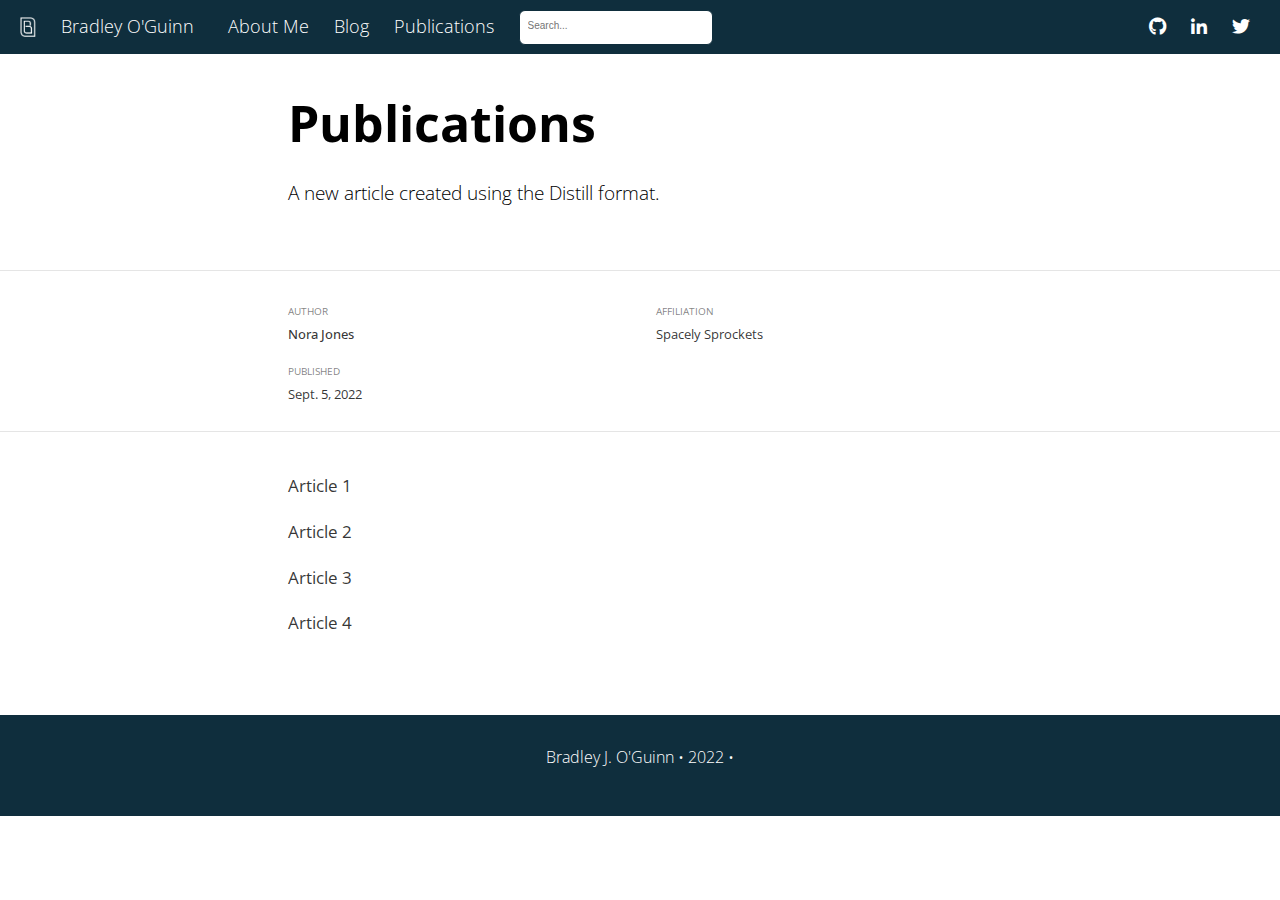
<file: docs/publications.html>
<!DOCTYPE html>

<html xmlns="http://www.w3.org/1999/xhtml" lang="" xml:lang="">

<head>
  <meta charset="utf-8"/>
  <meta name="viewport" content="width=device-width, initial-scale=1"/>
  <meta http-equiv="X-UA-Compatible" content="IE=Edge,chrome=1"/>
  <meta name="generator" content="distill" />

  <style type="text/css">
  /* Hide doc at startup (prevent jankiness while JS renders/transforms) */
  body {
    visibility: hidden;
  }
  </style>

 <!--radix_placeholder_import_source-->
 <!--/radix_placeholder_import_source-->

<style type="text/css">code{white-space: pre;}</style>
<style type="text/css" data-origin="pandoc">
pre > code.sourceCode { white-space: pre; position: relative; }
pre > code.sourceCode > span { display: inline-block; line-height: 1.25; }
pre > code.sourceCode > span:empty { height: 1.2em; }
.sourceCode { overflow: visible; }
code.sourceCode > span { color: inherit; text-decoration: inherit; }
div.sourceCode { margin: 1em 0; }
pre.sourceCode { margin: 0; }
@media screen {
div.sourceCode { overflow: auto; }
}
@media print {
pre > code.sourceCode { white-space: pre-wrap; }
pre > code.sourceCode > span { text-indent: -5em; padding-left: 5em; }
}
pre.numberSource code
  { counter-reset: source-line 0; }
pre.numberSource code > span
  { position: relative; left: -4em; counter-increment: source-line; }
pre.numberSource code > span > a:first-child::before
  { content: counter(source-line);
    position: relative; left: -1em; text-align: right; vertical-align: baseline;
    border: none; display: inline-block;
    -webkit-touch-callout: none; -webkit-user-select: none;
    -khtml-user-select: none; -moz-user-select: none;
    -ms-user-select: none; user-select: none;
    padding: 0 4px; width: 4em;
    color: #aaaaaa;
  }
pre.numberSource { margin-left: 3em; border-left: 1px solid #aaaaaa;  padding-left: 4px; }
div.sourceCode
  { color: #00769e; background-color: #f1f3f5; }
@media screen {
pre > code.sourceCode > span > a:first-child::before { text-decoration: underline; }
}
code span { color: #00769e; } /* Normal */
code span.al { color: #ad0000; } /* Alert */
code span.an { color: #5e5e5e; } /* Annotation */
code span.at { color: #657422; } /* Attribute */
code span.bn { color: #ad0000; } /* BaseN */
code span.bu { } /* BuiltIn */
code span.cf { color: #00769e; } /* ControlFlow */
code span.ch { color: #20794d; } /* Char */
code span.cn { color: #8f5902; } /* Constant */
code span.co { color: #5e5e5e; } /* Comment */
code span.cv { color: #5e5e5e; font-style: italic; } /* CommentVar */
code span.do { color: #5e5e5e; font-style: italic; } /* Documentation */
code span.dt { color: #ad0000; } /* DataType */
code span.dv { color: #ad0000; } /* DecVal */
code span.er { color: #ad0000; } /* Error */
code span.ex { } /* Extension */
code span.fl { color: #ad0000; } /* Float */
code span.fu { color: #4758ab; } /* Function */
code span.im { } /* Import */
code span.in { color: #5e5e5e; } /* Information */
code span.kw { color: #00769e; } /* Keyword */
code span.op { color: #5e5e5e; } /* Operator */
code span.ot { color: #00769e; } /* Other */
code span.pp { color: #ad0000; } /* Preprocessor */
code span.sc { color: #5e5e5e; } /* SpecialChar */
code span.ss { color: #20794d; } /* SpecialString */
code span.st { color: #20794d; } /* String */
code span.va { color: #111111; } /* Variable */
code span.vs { color: #20794d; } /* VerbatimString */
code span.wa { color: #5e5e5e; font-style: italic; } /* Warning */
</style>


  <!--radix_placeholder_meta_tags-->
  <title>Bradley O'Guinn: Publications</title>

  <meta property="description" itemprop="description" content="A new article created using the Distill format."/>

  <link rel="icon" type="image/vnd.microsoft.icon" href="images/favicon.ico"/>

  <!--  https://schema.org/Article -->
  <meta property="article:published" itemprop="datePublished" content="2022-09-05"/>
  <meta property="article:created" itemprop="dateCreated" content="2022-09-05"/>
  <meta name="article:author" content="Nora Jones"/>

  <!--  https://developers.facebook.com/docs/sharing/webmasters#markup -->
  <meta property="og:title" content="Bradley O&#39;Guinn: Publications"/>
  <meta property="og:type" content="article"/>
  <meta property="og:description" content="A new article created using the Distill format."/>
  <meta property="og:locale" content="en_US"/>
  <meta property="og:site_name" content="Bradley O&#39;Guinn"/>

  <!--  https://dev.twitter.com/cards/types/summary -->
  <meta property="twitter:card" content="summary"/>
  <meta property="twitter:title" content="Bradley O&#39;Guinn: Publications"/>
  <meta property="twitter:description" content="A new article created using the Distill format."/>

  <!--/radix_placeholder_meta_tags-->
  <!--radix_placeholder_rmarkdown_metadata-->

  <script type="text/json" id="radix-rmarkdown-metadata">
  {"type":"list","attributes":{"names":{"type":"character","attributes":{},"value":["title","description","author","date","output"]}},"value":[{"type":"character","attributes":{},"value":["Publications"]},{"type":"character","attributes":{},"value":["A new article created using the Distill format.\n"]},{"type":"list","attributes":{},"value":[{"type":"list","attributes":{"names":{"type":"character","attributes":{},"value":["name","url","affiliation","affiliation_url"]}},"value":[{"type":"character","attributes":{},"value":["Nora Jones"]},{"type":"character","attributes":{},"value":["https://example.com/norajones"]},{"type":"character","attributes":{},"value":["Spacely Sprockets"]},{"type":"character","attributes":{},"value":["https://example.com/spacelysprokets"]}]}]},{"type":"character","attributes":{},"value":["2022-09-05"]},{"type":"character","attributes":{},"value":["distill::distill_article"]}]}
  </script>
  <!--/radix_placeholder_rmarkdown_metadata-->
  <!--radix_placeholder_navigation_in_header-->
  <meta name="distill:offset" content=""/>

  <script type="application/javascript">

    window.headroom_prevent_pin = false;

    window.document.addEventListener("DOMContentLoaded", function (event) {

      // initialize headroom for banner
      var header = $('header').get(0);
      var headerHeight = header.offsetHeight;
      var headroom = new Headroom(header, {
        tolerance: 5,
        onPin : function() {
          if (window.headroom_prevent_pin) {
            window.headroom_prevent_pin = false;
            headroom.unpin();
          }
        }
      });
      headroom.init();
      if(window.location.hash)
        headroom.unpin();
      $(header).addClass('headroom--transition');

      // offset scroll location for banner on hash change
      // (see: https://github.com/WickyNilliams/headroom.js/issues/38)
      window.addEventListener("hashchange", function(event) {
        window.scrollTo(0, window.pageYOffset - (headerHeight + 25));
      });

      // responsive menu
      $('.distill-site-header').each(function(i, val) {
        var topnav = $(this);
        var toggle = topnav.find('.nav-toggle');
        toggle.on('click', function() {
          topnav.toggleClass('responsive');
        });
      });

      // nav dropdowns
      $('.nav-dropbtn').click(function(e) {
        $(this).next('.nav-dropdown-content').toggleClass('nav-dropdown-active');
        $(this).parent().siblings('.nav-dropdown')
           .children('.nav-dropdown-content').removeClass('nav-dropdown-active');
      });
      $("body").click(function(e){
        $('.nav-dropdown-content').removeClass('nav-dropdown-active');
      });
      $(".nav-dropdown").click(function(e){
        e.stopPropagation();
      });
    });
  </script>

  <style type="text/css">

  /* Theme (user-documented overrideables for nav appearance) */

  .distill-site-nav {
    color: rgba(255, 255, 255, 0.8);
    background-color: #0F2E3D;
    font-size: 15px;
    font-weight: 300;
  }

  .distill-site-nav a {
    color: inherit;
    text-decoration: none;
  }

  .distill-site-nav a:hover {
    color: white;
  }

  @media print {
    .distill-site-nav {
      display: none;
    }
  }

  .distill-site-header {

  }

  .distill-site-footer {

  }


  /* Site Header */

  .distill-site-header {
    width: 100%;
    box-sizing: border-box;
    z-index: 3;
  }

  .distill-site-header .nav-left {
    display: inline-block;
    margin-left: 8px;
  }

  @media screen and (max-width: 768px) {
    .distill-site-header .nav-left {
      margin-left: 0;
    }
  }


  .distill-site-header .nav-right {
    float: right;
    margin-right: 8px;
  }

  .distill-site-header a,
  .distill-site-header .title {
    display: inline-block;
    text-align: center;
    padding: 14px 10px 14px 10px;
  }

  .distill-site-header .title {
    font-size: 18px;
    min-width: 150px;
  }

  .distill-site-header .logo {
    padding: 0;
  }

  .distill-site-header .logo img {
    display: none;
    max-height: 20px;
    width: auto;
    margin-bottom: -4px;
  }

  .distill-site-header .nav-image img {
    max-height: 18px;
    width: auto;
    display: inline-block;
    margin-bottom: -3px;
  }



  @media screen and (min-width: 1000px) {
    .distill-site-header .logo img {
      display: inline-block;
    }
    .distill-site-header .nav-left {
      margin-left: 20px;
    }
    .distill-site-header .nav-right {
      margin-right: 20px;
    }
    .distill-site-header .title {
      padding-left: 12px;
    }
  }


  .distill-site-header .nav-toggle {
    display: none;
  }

  .nav-dropdown {
    display: inline-block;
    position: relative;
  }

  .nav-dropdown .nav-dropbtn {
    border: none;
    outline: none;
    color: rgba(255, 255, 255, 0.8);
    padding: 16px 10px;
    background-color: transparent;
    font-family: inherit;
    font-size: inherit;
    font-weight: inherit;
    margin: 0;
    margin-top: 1px;
    z-index: 2;
  }

  .nav-dropdown-content {
    display: none;
    position: absolute;
    background-color: white;
    min-width: 200px;
    border: 1px solid rgba(0,0,0,0.15);
    border-radius: 4px;
    box-shadow: 0px 8px 16px 0px rgba(0,0,0,0.1);
    z-index: 1;
    margin-top: 2px;
    white-space: nowrap;
    padding-top: 4px;
    padding-bottom: 4px;
  }

  .nav-dropdown-content hr {
    margin-top: 4px;
    margin-bottom: 4px;
    border: none;
    border-bottom: 1px solid rgba(0, 0, 0, 0.1);
  }

  .nav-dropdown-active {
    display: block;
  }

  .nav-dropdown-content a, .nav-dropdown-content .nav-dropdown-header {
    color: black;
    padding: 6px 24px;
    text-decoration: none;
    display: block;
    text-align: left;
  }

  .nav-dropdown-content .nav-dropdown-header {
    display: block;
    padding: 5px 24px;
    padding-bottom: 0;
    text-transform: uppercase;
    font-size: 14px;
    color: #999999;
    white-space: nowrap;
  }

  .nav-dropdown:hover .nav-dropbtn {
    color: white;
  }

  .nav-dropdown-content a:hover {
    background-color: #ddd;
    color: black;
  }

  .nav-right .nav-dropdown-content {
    margin-left: -45%;
    right: 0;
  }

  @media screen and (max-width: 768px) {
    .distill-site-header a, .distill-site-header .nav-dropdown  {display: none;}
    .distill-site-header a.nav-toggle {
      float: right;
      display: block;
    }
    .distill-site-header .title {
      margin-left: 0;
    }
    .distill-site-header .nav-right {
      margin-right: 0;
    }
    .distill-site-header {
      overflow: hidden;
    }
    .nav-right .nav-dropdown-content {
      margin-left: 0;
    }
  }


  @media screen and (max-width: 768px) {
    .distill-site-header.responsive {position: relative; min-height: 500px; }
    .distill-site-header.responsive a.nav-toggle {
      position: absolute;
      right: 0;
      top: 0;
    }
    .distill-site-header.responsive a,
    .distill-site-header.responsive .nav-dropdown {
      display: block;
      text-align: left;
    }
    .distill-site-header.responsive .nav-left,
    .distill-site-header.responsive .nav-right {
      width: 100%;
    }
    .distill-site-header.responsive .nav-dropdown {float: none;}
    .distill-site-header.responsive .nav-dropdown-content {position: relative;}
    .distill-site-header.responsive .nav-dropdown .nav-dropbtn {
      display: block;
      width: 100%;
      text-align: left;
    }
  }

  /* Site Footer */

  .distill-site-footer {
    width: 100%;
    overflow: hidden;
    box-sizing: border-box;
    z-index: 3;
    margin-top: 30px;
    padding-top: 30px;
    padding-bottom: 30px;
    text-align: center;
  }

  /* Headroom */

  d-title {
    padding-top: 6rem;
  }

  @media print {
    d-title {
      padding-top: 4rem;
    }
  }

  .headroom {
    z-index: 1000;
    position: fixed;
    top: 0;
    left: 0;
    right: 0;
  }

  .headroom--transition {
    transition: all .4s ease-in-out;
  }

  .headroom--unpinned {
    top: -100px;
  }

  .headroom--pinned {
    top: 0;
  }

  /* adjust viewport for navbar height */
  /* helps vertically center bootstrap (non-distill) content */
  .min-vh-100 {
    min-height: calc(100vh - 100px) !important;
  }

  </style>

  <script src="site_libs/jquery-3.6.0/jquery-3.6.0.min.js"></script>
  <link href="site_libs/font-awesome-5.1.0/css/all.css" rel="stylesheet"/>
  <link href="site_libs/font-awesome-5.1.0/css/v4-shims.css" rel="stylesheet"/>
  <script src="site_libs/headroom-0.9.4/headroom.min.js"></script>
  <script src="site_libs/autocomplete-0.37.1/autocomplete.min.js"></script>
  <script src="site_libs/fuse-6.4.1/fuse.min.js"></script>

  <script type="application/javascript">

  function getMeta(metaName) {
    var metas = document.getElementsByTagName('meta');
    for (let i = 0; i < metas.length; i++) {
      if (metas[i].getAttribute('name') === metaName) {
        return metas[i].getAttribute('content');
      }
    }
    return '';
  }

  function offsetURL(url) {
    var offset = getMeta('distill:offset');
    return offset ? offset + '/' + url : url;
  }

  function createFuseIndex() {

    // create fuse index
    var options = {
      keys: [
        { name: 'title', weight: 20 },
        { name: 'categories', weight: 15 },
        { name: 'description', weight: 10 },
        { name: 'contents', weight: 5 },
      ],
      ignoreLocation: true,
      threshold: 0
    };
    var fuse = new window.Fuse([], options);

    // fetch the main search.json
    return fetch(offsetURL('search.json'))
      .then(function(response) {
        if (response.status == 200) {
          return response.json().then(function(json) {
            // index main articles
            json.articles.forEach(function(article) {
              fuse.add(article);
            });
            // download collections and index their articles
            return Promise.all(json.collections.map(function(collection) {
              return fetch(offsetURL(collection)).then(function(response) {
                if (response.status === 200) {
                  return response.json().then(function(articles) {
                    articles.forEach(function(article) {
                      fuse.add(article);
                    });
                  })
                } else {
                  return Promise.reject(
                    new Error('Unexpected status from search index request: ' +
                              response.status)
                  );
                }
              });
            })).then(function() {
              return fuse;
            });
          });

        } else {
          return Promise.reject(
            new Error('Unexpected status from search index request: ' +
                        response.status)
          );
        }
      });
  }

  window.document.addEventListener("DOMContentLoaded", function (event) {

    // get search element (bail if we don't have one)
    var searchEl = window.document.getElementById('distill-search');
    if (!searchEl)
      return;

    createFuseIndex()
      .then(function(fuse) {

        // make search box visible
        searchEl.classList.remove('hidden');

        // initialize autocomplete
        var options = {
          autoselect: true,
          hint: false,
          minLength: 2,
        };
        window.autocomplete(searchEl, options, [{
          source: function(query, callback) {
            const searchOptions = {
              isCaseSensitive: false,
              shouldSort: true,
              minMatchCharLength: 2,
              limit: 10,
            };
            var results = fuse.search(query, searchOptions);
            callback(results
              .map(function(result) { return result.item; })
            );
          },
          templates: {
            suggestion: function(suggestion) {
              var img = suggestion.preview && Object.keys(suggestion.preview).length > 0
                ? `<img src="${offsetURL(suggestion.preview)}"</img>`
                : '';
              var html = `
                <div class="search-item">
                  <h3>${suggestion.title}</h3>
                  <div class="search-item-description">
                    ${suggestion.description || ''}
                  </div>
                  <div class="search-item-preview">
                    ${img}
                  </div>
                </div>
              `;
              return html;
            }
          }
        }]).on('autocomplete:selected', function(event, suggestion) {
          window.location.href = offsetURL(suggestion.path);
        });
        // remove inline display style on autocompleter (we want to
        // manage responsive display via css)
        $('.algolia-autocomplete').css("display", "");
      })
      .catch(function(error) {
        console.log(error);
      });

  });

  </script>

  <style type="text/css">

  .nav-search {
    font-size: x-small;
  }

  /* Algolioa Autocomplete */

  .algolia-autocomplete {
    display: inline-block;
    margin-left: 10px;
    vertical-align: sub;
    background-color: white;
    color: black;
    padding: 6px;
    padding-top: 8px;
    padding-bottom: 0;
    border-radius: 6px;
    border: 1px #0F2E3D solid;
    width: 180px;
  }


  @media screen and (max-width: 768px) {
    .distill-site-nav .algolia-autocomplete {
      display: none;
      visibility: hidden;
    }
    .distill-site-nav.responsive .algolia-autocomplete {
      display: inline-block;
      visibility: visible;
    }
    .distill-site-nav.responsive .algolia-autocomplete .aa-dropdown-menu {
      margin-left: 0;
      width: 400px;
      max-height: 400px;
    }
  }

  .algolia-autocomplete .aa-input, .algolia-autocomplete .aa-hint {
    width: 90%;
    outline: none;
    border: none;
  }

  .algolia-autocomplete .aa-hint {
    color: #999;
  }
  .algolia-autocomplete .aa-dropdown-menu {
    width: 550px;
    max-height: 70vh;
    overflow-x: visible;
    overflow-y: scroll;
    padding: 5px;
    margin-top: 3px;
    margin-left: -150px;
    background-color: #fff;
    border-radius: 5px;
    border: 1px solid #999;
    border-top: none;
  }

  .algolia-autocomplete .aa-dropdown-menu .aa-suggestion {
    cursor: pointer;
    padding: 5px 4px;
    border-bottom: 1px solid #eee;
  }

  .algolia-autocomplete .aa-dropdown-menu .aa-suggestion:last-of-type {
    border-bottom: none;
    margin-bottom: 2px;
  }

  .algolia-autocomplete .aa-dropdown-menu .aa-suggestion .search-item {
    overflow: hidden;
    font-size: 0.8em;
    line-height: 1.4em;
  }

  .algolia-autocomplete .aa-dropdown-menu .aa-suggestion .search-item h3 {
    font-size: 1rem;
    margin-block-start: 0;
    margin-block-end: 5px;
  }

  .algolia-autocomplete .aa-dropdown-menu .aa-suggestion .search-item-description {
    display: inline-block;
    overflow: hidden;
    height: 2.8em;
    width: 80%;
    margin-right: 4%;
  }

  .algolia-autocomplete .aa-dropdown-menu .aa-suggestion .search-item-preview {
    display: inline-block;
    width: 15%;
  }

  .algolia-autocomplete .aa-dropdown-menu .aa-suggestion .search-item-preview img {
    height: 3em;
    width: auto;
    display: none;
  }

  .algolia-autocomplete .aa-dropdown-menu .aa-suggestion .search-item-preview img[src] {
    display: initial;
  }

  .algolia-autocomplete .aa-dropdown-menu .aa-suggestion.aa-cursor {
    background-color: #eee;
  }
  .algolia-autocomplete .aa-dropdown-menu .aa-suggestion em {
    font-weight: bold;
    font-style: normal;
  }

  </style>


  <!--/radix_placeholder_navigation_in_header-->
  <!--radix_placeholder_distill-->

  <style type="text/css">

  body {
    background-color: white;
  }

  .pandoc-table {
    width: 100%;
  }

  .pandoc-table>caption {
    margin-bottom: 10px;
  }

  .pandoc-table th:not([align]) {
    text-align: left;
  }

  .pagedtable-footer {
    font-size: 15px;
  }

  d-byline .byline {
    grid-template-columns: 2fr 2fr;
  }

  d-byline .byline h3 {
    margin-block-start: 1.5em;
  }

  d-byline .byline .authors-affiliations h3 {
    margin-block-start: 0.5em;
  }

  .authors-affiliations .orcid-id {
    width: 16px;
    height:16px;
    margin-left: 4px;
    margin-right: 4px;
    vertical-align: middle;
    padding-bottom: 2px;
  }

  d-title .dt-tags {
    margin-top: 1em;
    grid-column: text;
  }

  .dt-tags .dt-tag {
    text-decoration: none;
    display: inline-block;
    color: rgba(0,0,0,0.6);
    padding: 0em 0.4em;
    margin-right: 0.5em;
    margin-bottom: 0.4em;
    font-size: 70%;
    border: 1px solid rgba(0,0,0,0.2);
    border-radius: 3px;
    text-transform: uppercase;
    font-weight: 500;
  }

  d-article table.gt_table td,
  d-article table.gt_table th {
    border-bottom: none;
  }

  .html-widget {
    margin-bottom: 2.0em;
  }

  .l-screen-inset {
    padding-right: 16px;
  }

  .l-screen .caption {
    margin-left: 10px;
  }

  .shaded {
    background: rgb(247, 247, 247);
    padding-top: 20px;
    padding-bottom: 20px;
    border-top: 1px solid rgba(0, 0, 0, 0.1);
    border-bottom: 1px solid rgba(0, 0, 0, 0.1);
  }

  .shaded .html-widget {
    margin-bottom: 0;
    border: 1px solid rgba(0, 0, 0, 0.1);
  }

  .shaded .shaded-content {
    background: white;
  }

  .text-output {
    margin-top: 0;
    line-height: 1.5em;
  }

  .hidden {
    display: none !important;
  }

  d-article {
    padding-top: 2.5rem;
    padding-bottom: 30px;
  }

  d-appendix {
    padding-top: 30px;
  }

  d-article>p>img {
    width: 100%;
  }

  d-article h2 {
    margin: 1rem 0 1.5rem 0;
  }

  d-article h3 {
    margin-top: 1.5rem;
  }

  d-article iframe {
    border: 1px solid rgba(0, 0, 0, 0.1);
    margin-bottom: 2.0em;
    width: 100%;
  }

  /* Tweak code blocks */

  d-article div.sourceCode code,
  d-article pre code {
    font-family: Consolas, Monaco, 'Andale Mono', 'Ubuntu Mono', monospace;
  }

  d-article pre,
  d-article div.sourceCode,
  d-article div.sourceCode pre {
    overflow: auto;
  }

  d-article div.sourceCode {
    background-color: white;
  }

  d-article div.sourceCode pre {
    padding-left: 10px;
    font-size: 12px;
    border-left: 2px solid rgba(0,0,0,0.1);
  }

  d-article pre {
    font-size: 12px;
    color: black;
    background: none;
    margin-top: 0;
    text-align: left;
    white-space: pre;
    word-spacing: normal;
    word-break: normal;
    word-wrap: normal;
    line-height: 1.5;

    -moz-tab-size: 4;
    -o-tab-size: 4;
    tab-size: 4;

    -webkit-hyphens: none;
    -moz-hyphens: none;
    -ms-hyphens: none;
    hyphens: none;
  }

  d-article pre a {
    border-bottom: none;
  }

  d-article pre a:hover {
    border-bottom: none;
    text-decoration: underline;
  }

  d-article details {
    grid-column: text;
    margin-bottom: 0.8em;
  }

  @media(min-width: 768px) {

  d-article pre,
  d-article div.sourceCode,
  d-article div.sourceCode pre {
    overflow: visible !important;
  }

  d-article div.sourceCode pre {
    padding-left: 18px;
    font-size: 14px;
  }

  d-article pre {
    font-size: 14px;
  }

  }

  figure img.external {
    background: white;
    border: 1px solid rgba(0, 0, 0, 0.1);
    box-shadow: 0 1px 8px rgba(0, 0, 0, 0.1);
    padding: 18px;
    box-sizing: border-box;
  }

  /* CSS for d-contents */

  .d-contents {
    grid-column: text;
    color: rgba(0,0,0,0.8);
    font-size: 0.9em;
    padding-bottom: 1em;
    margin-bottom: 1em;
    padding-bottom: 0.5em;
    margin-bottom: 1em;
    padding-left: 0.25em;
    justify-self: start;
  }

  @media(min-width: 1000px) {
    .d-contents.d-contents-float {
      height: 0;
      grid-column-start: 1;
      grid-column-end: 4;
      justify-self: center;
      padding-right: 3em;
      padding-left: 2em;
    }
  }

  .d-contents nav h3 {
    font-size: 18px;
    margin-top: 0;
    margin-bottom: 1em;
  }

  .d-contents li {
    list-style-type: none
  }

  .d-contents nav > ul {
    padding-left: 0;
  }

  .d-contents ul {
    padding-left: 1em
  }

  .d-contents nav ul li {
    margin-top: 0.6em;
    margin-bottom: 0.2em;
  }

  .d-contents nav a {
    font-size: 13px;
    border-bottom: none;
    text-decoration: none
    color: rgba(0, 0, 0, 0.8);
  }

  .d-contents nav a:hover {
    text-decoration: underline solid rgba(0, 0, 0, 0.6)
  }

  .d-contents nav > ul > li > a {
    font-weight: 600;
  }

  .d-contents nav > ul > li > ul {
    font-weight: inherit;
  }

  .d-contents nav > ul > li > ul > li {
    margin-top: 0.2em;
  }


  .d-contents nav ul {
    margin-top: 0;
    margin-bottom: 0.25em;
  }

  .d-article-with-toc h2:nth-child(2) {
    margin-top: 0;
  }


  /* Figure */

  .figure {
    position: relative;
    margin-bottom: 2.5em;
    margin-top: 1.5em;
  }

  .figure .caption {
    color: rgba(0, 0, 0, 0.6);
    font-size: 12px;
    line-height: 1.5em;
  }

  .figure img.external {
    background: white;
    border: 1px solid rgba(0, 0, 0, 0.1);
    box-shadow: 0 1px 8px rgba(0, 0, 0, 0.1);
    padding: 18px;
    box-sizing: border-box;
  }

  .figure .caption a {
    color: rgba(0, 0, 0, 0.6);
  }

  .figure .caption b,
  .figure .caption strong, {
    font-weight: 600;
    color: rgba(0, 0, 0, 1.0);
  }

  /* Citations */

  d-article .citation {
    color: inherit;
    cursor: inherit;
  }

  div.hanging-indent{
    margin-left: 1em; text-indent: -1em;
  }

  /* Citation hover box */

  .tippy-box[data-theme~=light-border] {
    background-color: rgba(250, 250, 250, 0.95);
  }

  .tippy-content > p {
    margin-bottom: 0;
    padding: 2px;
  }


  /* Tweak 1000px media break to show more text */

  @media(min-width: 1000px) {
    .base-grid,
    distill-header,
    d-title,
    d-abstract,
    d-article,
    d-appendix,
    distill-appendix,
    d-byline,
    d-footnote-list,
    d-citation-list,
    distill-footer {
      grid-template-columns: [screen-start] 1fr [page-start kicker-start] 80px [middle-start] 50px [text-start kicker-end] 65px 65px 65px 65px 65px 65px 65px 65px [text-end gutter-start] 65px [middle-end] 65px [page-end gutter-end] 1fr [screen-end];
      grid-column-gap: 16px;
    }

    .grid {
      grid-column-gap: 16px;
    }

    d-article {
      font-size: 1.06rem;
      line-height: 1.7em;
    }
    figure .caption, .figure .caption, figure figcaption {
      font-size: 13px;
    }
  }

  @media(min-width: 1180px) {
    .base-grid,
    distill-header,
    d-title,
    d-abstract,
    d-article,
    d-appendix,
    distill-appendix,
    d-byline,
    d-footnote-list,
    d-citation-list,
    distill-footer {
      grid-template-columns: [screen-start] 1fr [page-start kicker-start] 60px [middle-start] 60px [text-start kicker-end] 60px 60px 60px 60px 60px 60px 60px 60px [text-end gutter-start] 60px [middle-end] 60px [page-end gutter-end] 1fr [screen-end];
      grid-column-gap: 32px;
    }

    .grid {
      grid-column-gap: 32px;
    }
  }


  /* Get the citation styles for the appendix (not auto-injected on render since
     we do our own rendering of the citation appendix) */

  d-appendix .citation-appendix,
  .d-appendix .citation-appendix {
    font-size: 11px;
    line-height: 15px;
    border-left: 1px solid rgba(0, 0, 0, 0.1);
    padding-left: 18px;
    border: 1px solid rgba(0,0,0,0.1);
    background: rgba(0, 0, 0, 0.02);
    padding: 10px 18px;
    border-radius: 3px;
    color: rgba(150, 150, 150, 1);
    overflow: hidden;
    margin-top: -12px;
    white-space: pre-wrap;
    word-wrap: break-word;
  }

  /* Include appendix styles here so they can be overridden */

  d-appendix {
    contain: layout style;
    font-size: 0.8em;
    line-height: 1.7em;
    margin-top: 60px;
    margin-bottom: 0;
    border-top: 1px solid rgba(0, 0, 0, 0.1);
    color: rgba(0,0,0,0.5);
    padding-top: 60px;
    padding-bottom: 48px;
  }

  d-appendix h3 {
    grid-column: page-start / text-start;
    font-size: 15px;
    font-weight: 500;
    margin-top: 1em;
    margin-bottom: 0;
    color: rgba(0,0,0,0.65);
  }

  d-appendix h3 + * {
    margin-top: 1em;
  }

  d-appendix ol {
    padding: 0 0 0 15px;
  }

  @media (min-width: 768px) {
    d-appendix ol {
      padding: 0 0 0 30px;
      margin-left: -30px;
    }
  }

  d-appendix li {
    margin-bottom: 1em;
  }

  d-appendix a {
    color: rgba(0, 0, 0, 0.6);
  }

  d-appendix > * {
    grid-column: text;
  }

  d-appendix > d-footnote-list,
  d-appendix > d-citation-list,
  d-appendix > distill-appendix {
    grid-column: screen;
  }

  /* Include footnote styles here so they can be overridden */

  d-footnote-list {
    contain: layout style;
  }

  d-footnote-list > * {
    grid-column: text;
  }

  d-footnote-list a.footnote-backlink {
    color: rgba(0,0,0,0.3);
    padding-left: 0.5em;
  }



  /* Anchor.js */

  .anchorjs-link {
    /*transition: all .25s linear; */
    text-decoration: none;
    border-bottom: none;
  }
  *:hover > .anchorjs-link {
    margin-left: -1.125em !important;
    text-decoration: none;
    border-bottom: none;
  }

  /* Social footer */

  .social_footer {
    margin-top: 30px;
    margin-bottom: 0;
    color: rgba(0,0,0,0.67);
  }

  .disqus-comments {
    margin-right: 30px;
  }

  .disqus-comment-count {
    border-bottom: 1px solid rgba(0, 0, 0, 0.4);
    cursor: pointer;
  }

  #disqus_thread {
    margin-top: 30px;
  }

  .article-sharing a {
    border-bottom: none;
    margin-right: 8px;
  }

  .article-sharing a:hover {
    border-bottom: none;
  }

  .sidebar-section.subscribe {
    font-size: 12px;
    line-height: 1.6em;
  }

  .subscribe p {
    margin-bottom: 0.5em;
  }


  .article-footer .subscribe {
    font-size: 15px;
    margin-top: 45px;
  }


  .sidebar-section.custom {
    font-size: 12px;
    line-height: 1.6em;
  }

  .custom p {
    margin-bottom: 0.5em;
  }

  /* Styles for listing layout (hide title) */
  .layout-listing d-title, .layout-listing .d-title {
    display: none;
  }

  /* Styles for posts lists (not auto-injected) */


  .posts-with-sidebar {
    padding-left: 45px;
    padding-right: 45px;
  }

  .posts-list .description h2,
  .posts-list .description p {
    font-family: -apple-system, BlinkMacSystemFont, "Segoe UI", Roboto, Oxygen, Ubuntu, Cantarell, "Fira Sans", "Droid Sans", "Helvetica Neue", Arial, sans-serif;
  }

  .posts-list .description h2 {
    font-weight: 700;
    border-bottom: none;
    padding-bottom: 0;
  }

  .posts-list h2.post-tag {
    border-bottom: 1px solid rgba(0, 0, 0, 0.2);
    padding-bottom: 12px;
  }
  .posts-list {
    margin-top: 60px;
    margin-bottom: 24px;
  }

  .posts-list .post-preview {
    text-decoration: none;
    overflow: hidden;
    display: block;
    border-bottom: 1px solid rgba(0, 0, 0, 0.1);
    padding: 24px 0;
  }

  .post-preview-last {
    border-bottom: none !important;
  }

  .posts-list .posts-list-caption {
    grid-column: screen;
    font-weight: 400;
  }

  .posts-list .post-preview h2 {
    margin: 0 0 6px 0;
    line-height: 1.2em;
    font-style: normal;
    font-size: 24px;
  }

  .posts-list .post-preview p {
    margin: 0 0 12px 0;
    line-height: 1.4em;
    font-size: 16px;
  }

  .posts-list .post-preview .thumbnail {
    box-sizing: border-box;
    margin-bottom: 24px;
    position: relative;
    max-width: 500px;
  }
  .posts-list .post-preview img {
    width: 100%;
    display: block;
  }

  .posts-list .metadata {
    font-size: 12px;
    line-height: 1.4em;
    margin-bottom: 18px;
  }

  .posts-list .metadata > * {
    display: inline-block;
  }

  .posts-list .metadata .publishedDate {
    margin-right: 2em;
  }

  .posts-list .metadata .dt-authors {
    display: block;
    margin-top: 0.3em;
    margin-right: 2em;
  }

  .posts-list .dt-tags {
    display: block;
    line-height: 1em;
  }

  .posts-list .dt-tags .dt-tag {
    display: inline-block;
    color: rgba(0,0,0,0.6);
    padding: 0.3em 0.4em;
    margin-right: 0.2em;
    margin-bottom: 0.4em;
    font-size: 60%;
    border: 1px solid rgba(0,0,0,0.2);
    border-radius: 3px;
    text-transform: uppercase;
    font-weight: 500;
  }

  .posts-list img {
    opacity: 1;
  }

  .posts-list img[data-src] {
    opacity: 0;
  }

  .posts-more {
    clear: both;
  }


  .posts-sidebar {
    font-size: 16px;
  }

  .posts-sidebar h3 {
    font-size: 16px;
    margin-top: 0;
    margin-bottom: 0.5em;
    font-weight: 400;
    text-transform: uppercase;
  }

  .sidebar-section {
    margin-bottom: 30px;
  }

  .categories ul {
    list-style-type: none;
    margin: 0;
    padding: 0;
  }

  .categories li {
    color: rgba(0, 0, 0, 0.8);
    margin-bottom: 0;
  }

  .categories li>a {
    border-bottom: none;
  }

  .categories li>a:hover {
    border-bottom: 1px solid rgba(0, 0, 0, 0.4);
  }

  .categories .active {
    font-weight: 600;
  }

  .categories .category-count {
    color: rgba(0, 0, 0, 0.4);
  }


  @media(min-width: 768px) {
    .posts-list .post-preview h2 {
      font-size: 26px;
    }
    .posts-list .post-preview .thumbnail {
      float: right;
      width: 30%;
      margin-bottom: 0;
    }
    .posts-list .post-preview .description {
      float: left;
      width: 45%;
    }
    .posts-list .post-preview .metadata {
      float: left;
      width: 20%;
      margin-top: 8px;
    }
    .posts-list .post-preview p {
      margin: 0 0 12px 0;
      line-height: 1.5em;
      font-size: 16px;
    }
    .posts-with-sidebar .posts-list {
      float: left;
      width: 75%;
    }
    .posts-with-sidebar .posts-sidebar {
      float: right;
      width: 20%;
      margin-top: 60px;
      padding-top: 24px;
      padding-bottom: 24px;
    }
  }


  /* Improve display for browsers without grid (IE/Edge <= 15) */

  .downlevel {
    line-height: 1.6em;
    font-family: -apple-system, BlinkMacSystemFont, "Segoe UI", Roboto, Oxygen, Ubuntu, Cantarell, "Fira Sans", "Droid Sans", "Helvetica Neue", Arial, sans-serif;
    margin: 0;
  }

  .downlevel .d-title {
    padding-top: 6rem;
    padding-bottom: 1.5rem;
  }

  .downlevel .d-title h1 {
    font-size: 50px;
    font-weight: 700;
    line-height: 1.1em;
    margin: 0 0 0.5rem;
  }

  .downlevel .d-title p {
    font-weight: 300;
    font-size: 1.2rem;
    line-height: 1.55em;
    margin-top: 0;
  }

  .downlevel .d-byline {
    padding-top: 0.8em;
    padding-bottom: 0.8em;
    font-size: 0.8rem;
    line-height: 1.8em;
  }

  .downlevel .section-separator {
    border: none;
    border-top: 1px solid rgba(0, 0, 0, 0.1);
  }

  .downlevel .d-article {
    font-size: 1.06rem;
    line-height: 1.7em;
    padding-top: 1rem;
    padding-bottom: 2rem;
  }


  .downlevel .d-appendix {
    padding-left: 0;
    padding-right: 0;
    max-width: none;
    font-size: 0.8em;
    line-height: 1.7em;
    margin-bottom: 0;
    color: rgba(0,0,0,0.5);
    padding-top: 40px;
    padding-bottom: 48px;
  }

  .downlevel .footnotes ol {
    padding-left: 13px;
  }

  .downlevel .base-grid,
  .downlevel .distill-header,
  .downlevel .d-title,
  .downlevel .d-abstract,
  .downlevel .d-article,
  .downlevel .d-appendix,
  .downlevel .distill-appendix,
  .downlevel .d-byline,
  .downlevel .d-footnote-list,
  .downlevel .d-citation-list,
  .downlevel .distill-footer,
  .downlevel .appendix-bottom,
  .downlevel .posts-container {
    padding-left: 40px;
    padding-right: 40px;
  }

  @media(min-width: 768px) {
    .downlevel .base-grid,
    .downlevel .distill-header,
    .downlevel .d-title,
    .downlevel .d-abstract,
    .downlevel .d-article,
    .downlevel .d-appendix,
    .downlevel .distill-appendix,
    .downlevel .d-byline,
    .downlevel .d-footnote-list,
    .downlevel .d-citation-list,
    .downlevel .distill-footer,
    .downlevel .appendix-bottom,
    .downlevel .posts-container {
    padding-left: 150px;
    padding-right: 150px;
    max-width: 900px;
  }
  }

  .downlevel pre code {
    display: block;
    border-left: 2px solid rgba(0, 0, 0, .1);
    padding: 0 0 0 20px;
    font-size: 14px;
  }

  .downlevel code, .downlevel pre {
    color: black;
    background: none;
    font-family: Consolas, Monaco, 'Andale Mono', 'Ubuntu Mono', monospace;
    text-align: left;
    white-space: pre;
    word-spacing: normal;
    word-break: normal;
    word-wrap: normal;
    line-height: 1.5;

    -moz-tab-size: 4;
    -o-tab-size: 4;
    tab-size: 4;

    -webkit-hyphens: none;
    -moz-hyphens: none;
    -ms-hyphens: none;
    hyphens: none;
  }

  .downlevel .posts-list .post-preview {
    color: inherit;
  }



  </style>

  <script type="application/javascript">

  function is_downlevel_browser() {
    if (bowser.isUnsupportedBrowser({ msie: "12", msedge: "16"},
                                   window.navigator.userAgent)) {
      return true;
    } else {
      return window.load_distill_framework === undefined;
    }
  }

  // show body when load is complete
  function on_load_complete() {

    // add anchors
    if (window.anchors) {
      window.anchors.options.placement = 'left';
      window.anchors.add('d-article > h2, d-article > h3, d-article > h4, d-article > h5');
    }


    // set body to visible
    document.body.style.visibility = 'visible';

    // force redraw for leaflet widgets
    if (window.HTMLWidgets) {
      var maps = window.HTMLWidgets.findAll(".leaflet");
      $.each(maps, function(i, el) {
        var map = this.getMap();
        map.invalidateSize();
        map.eachLayer(function(layer) {
          if (layer instanceof L.TileLayer)
            layer.redraw();
        });
      });
    }

    // trigger 'shown' so htmlwidgets resize
    $('d-article').trigger('shown');
  }

  function init_distill() {

    init_common();

    // create front matter
    var front_matter = $('<d-front-matter></d-front-matter>');
    $('#distill-front-matter').wrap(front_matter);

    // create d-title
    $('.d-title').changeElementType('d-title');

    // create d-byline
    var byline = $('<d-byline></d-byline>');
    $('.d-byline').replaceWith(byline);

    // create d-article
    var article = $('<d-article></d-article>');
    $('.d-article').wrap(article).children().unwrap();

    // move posts container into article
    $('.posts-container').appendTo($('d-article'));

    // create d-appendix
    $('.d-appendix').changeElementType('d-appendix');

    // flag indicating that we have appendix items
    var appendix = $('.appendix-bottom').children('h3').length > 0;

    // replace footnotes with <d-footnote>
    $('.footnote-ref').each(function(i, val) {
      appendix = true;
      var href = $(this).attr('href');
      var id = href.replace('#', '');
      var fn = $('#' + id);
      var fn_p = $('#' + id + '>p');
      fn_p.find('.footnote-back').remove();
      var text = fn_p.html();
      var dtfn = $('<d-footnote></d-footnote>');
      dtfn.html(text);
      $(this).replaceWith(dtfn);
    });
    // remove footnotes
    $('.footnotes').remove();

    // move refs into #references-listing
    $('#references-listing').replaceWith($('#refs'));

    $('h1.appendix, h2.appendix').each(function(i, val) {
      $(this).changeElementType('h3');
    });
    $('h3.appendix').each(function(i, val) {
      var id = $(this).attr('id');
      $('.d-contents a[href="#' + id + '"]').parent().remove();
      appendix = true;
      $(this).nextUntil($('h1, h2, h3')).addBack().appendTo($('d-appendix'));
    });

    // show d-appendix if we have appendix content
    $("d-appendix").css('display', appendix ? 'grid' : 'none');

    // localize layout chunks to just output
    $('.layout-chunk').each(function(i, val) {

      // capture layout
      var layout = $(this).attr('data-layout');

      // apply layout to markdown level block elements
      var elements = $(this).children().not('details, div.sourceCode, pre, script');
      elements.each(function(i, el) {
        var layout_div = $('<div class="' + layout + '"></div>');
        if (layout_div.hasClass('shaded')) {
          var shaded_content = $('<div class="shaded-content"></div>');
          $(this).wrap(shaded_content);
          $(this).parent().wrap(layout_div);
        } else {
          $(this).wrap(layout_div);
        }
      });


      // unwrap the layout-chunk div
      $(this).children().unwrap();
    });

    // remove code block used to force  highlighting css
    $('.distill-force-highlighting-css').parent().remove();

    // remove empty line numbers inserted by pandoc when using a
    // custom syntax highlighting theme
    $('code.sourceCode a:empty').remove();

    // load distill framework
    load_distill_framework();

    // wait for window.distillRunlevel == 4 to do post processing
    function distill_post_process() {

      if (!window.distillRunlevel || window.distillRunlevel < 4)
        return;

      // hide author/affiliations entirely if we have no authors
      var front_matter = JSON.parse($("#distill-front-matter").html());
      var have_authors = front_matter.authors && front_matter.authors.length > 0;
      if (!have_authors)
        $('d-byline').addClass('hidden');

      // article with toc class
      $('.d-contents').parent().addClass('d-article-with-toc');

      // strip links that point to #
      $('.authors-affiliations').find('a[href="#"]').removeAttr('href');

      // add orcid ids
      $('.authors-affiliations').find('.author').each(function(i, el) {
        var orcid_id = front_matter.authors[i].orcidID;
        if (orcid_id) {
          var a = $('<a></a>');
          a.attr('href', 'https://orcid.org/' + orcid_id);
          var img = $('<img></img>');
          img.addClass('orcid-id');
          img.attr('alt', 'ORCID ID');
          img.attr('src','[data-uri]');
          a.append(img);
          $(this).append(a);
        }
      });

      // hide elements of author/affiliations grid that have no value
      function hide_byline_column(caption) {
        $('d-byline').find('h3:contains("' + caption + '")').parent().css('visibility', 'hidden');
      }

      // affiliations
      var have_affiliations = false;
      for (var i = 0; i<front_matter.authors.length; ++i) {
        var author = front_matter.authors[i];
        if (author.affiliation !== "&nbsp;") {
          have_affiliations = true;
          break;
        }
      }
      if (!have_affiliations)
        $('d-byline').find('h3:contains("Affiliations")').css('visibility', 'hidden');

      // published date
      if (!front_matter.publishedDate)
        hide_byline_column("Published");

      // document object identifier
      var doi = $('d-byline').find('h3:contains("DOI")');
      var doi_p = doi.next().empty();
      if (!front_matter.doi) {
        // if we have a citation and valid citationText then link to that
        if ($('#citation').length > 0 && front_matter.citationText) {
          doi.html('Citation');
          $('<a href="#citation"></a>')
            .text(front_matter.citationText)
            .appendTo(doi_p);
        } else {
          hide_byline_column("DOI");
        }
      } else {
        $('<a></a>')
           .attr('href', "https://doi.org/" + front_matter.doi)
           .html(front_matter.doi)
           .appendTo(doi_p);
      }

       // change plural form of authors/affiliations
      if (front_matter.authors.length === 1) {
        var grid = $('.authors-affiliations');
        grid.children('h3:contains("Authors")').text('Author');
        grid.children('h3:contains("Affiliations")').text('Affiliation');
      }

      // remove d-appendix and d-footnote-list local styles
      $('d-appendix > style:first-child').remove();
      $('d-footnote-list > style:first-child').remove();

      // move appendix-bottom entries to the bottom
      $('.appendix-bottom').appendTo('d-appendix').children().unwrap();
      $('.appendix-bottom').remove();

      // hoverable references
      $('span.citation[data-cites]').each(function() {
        if ($(this).children()[0].nodeName == "D-FOOTNOTE") {
          var fn = $(this).children()[0]
          $(this).html(fn.shadowRoot.querySelector("sup"))
          $(this).id = fn.id
          fn.remove()
        }
        var refs = $(this).attr('data-cites').split(" ");
        var refHtml = refs.map(function(ref) {
          return "<p>" + $('#ref-' + ref).html() + "</p>";
        }).join("\n");
        window.tippy(this, {
          allowHTML: true,
          content: refHtml,
          maxWidth: 500,
          interactive: true,
          interactiveBorder: 10,
          theme: 'light-border',
          placement: 'bottom-start'
        });
      });

      // fix footnotes in tables (#411)
      // replacing broken distill.pub feature
      $('table d-footnote').each(function() {
        // we replace internal showAtNode methode which is triggered when hovering a footnote
        this.hoverBox.showAtNode = function(node) {
          // ported from https://github.com/distillpub/template/pull/105/files
          calcOffset = function(elem) {
              let x = elem.offsetLeft;
              let y = elem.offsetTop;
              // Traverse upwards until an `absolute` element is found or `elem`
              // becomes null.
              while (elem = elem.offsetParent && elem.style.position != 'absolute') {
                  x += elem.offsetLeft;
                  y += elem.offsetTop;
              }

              return { left: x, top: y };
          }
          // https://developer.mozilla.org/en-US/docs/Web/API/HTMLElement/offsetTop
          const bbox = node.getBoundingClientRect();
          const offset = calcOffset(node);
          this.show([offset.left + bbox.width, offset.top + bbox.height]);
        }
      })

      // clear polling timer
      clearInterval(tid);

      // show body now that everything is ready
      on_load_complete();
    }

    var tid = setInterval(distill_post_process, 50);
    distill_post_process();

  }

  function init_downlevel() {

    init_common();

     // insert hr after d-title
    $('.d-title').after($('<hr class="section-separator"/>'));

    // check if we have authors
    var front_matter = JSON.parse($("#distill-front-matter").html());
    var have_authors = front_matter.authors && front_matter.authors.length > 0;

    // manage byline/border
    if (!have_authors)
      $('.d-byline').remove();
    $('.d-byline').after($('<hr class="section-separator"/>'));
    $('.d-byline a').remove();

    // remove toc
    $('.d-contents').remove();

    // move appendix elements
    $('h1.appendix, h2.appendix').each(function(i, val) {
      $(this).changeElementType('h3');
    });
    $('h3.appendix').each(function(i, val) {
      $(this).nextUntil($('h1, h2, h3')).addBack().appendTo($('.d-appendix'));
    });


    // inject headers into references and footnotes
    var refs_header = $('<h3></h3>');
    refs_header.text('References');
    $('#refs').prepend(refs_header);

    var footnotes_header = $('<h3></h3');
    footnotes_header.text('Footnotes');
    $('.footnotes').children('hr').first().replaceWith(footnotes_header);

    // move appendix-bottom entries to the bottom
    $('.appendix-bottom').appendTo('.d-appendix').children().unwrap();
    $('.appendix-bottom').remove();

    // remove appendix if it's empty
    if ($('.d-appendix').children().length === 0)
      $('.d-appendix').remove();

    // prepend separator above appendix
    $('.d-appendix').before($('<hr class="section-separator" style="clear: both"/>'));

    // trim code
    $('pre>code').each(function(i, val) {
      $(this).html($.trim($(this).html()));
    });

    // move posts-container right before article
    $('.posts-container').insertBefore($('.d-article'));

    $('body').addClass('downlevel');

    on_load_complete();
  }


  function init_common() {

    // jquery plugin to change element types
    (function($) {
      $.fn.changeElementType = function(newType) {
        var attrs = {};

        $.each(this[0].attributes, function(idx, attr) {
          attrs[attr.nodeName] = attr.nodeValue;
        });

        this.replaceWith(function() {
          return $("<" + newType + "/>", attrs).append($(this).contents());
        });
      };
    })(jQuery);

    // prevent underline for linked images
    $('a > img').parent().css({'border-bottom' : 'none'});

    // mark non-body figures created by knitr chunks as 100% width
    $('.layout-chunk').each(function(i, val) {
      var figures = $(this).find('img, .html-widget');
      // ignore leaflet img layers (#106)
      figures = figures.filter(':not(img[class*="leaflet"])')
      if ($(this).attr('data-layout') !== "l-body") {
        figures.css('width', '100%');
      } else {
        figures.css('max-width', '100%');
        figures.filter("[width]").each(function(i, val) {
          var fig = $(this);
          fig.css('width', fig.attr('width') + 'px');
        });

      }
    });

    // auto-append index.html to post-preview links in file: protocol
    // and in rstudio ide preview
    $('.post-preview').each(function(i, val) {
      if (window.location.protocol === "file:")
        $(this).attr('href', $(this).attr('href') + "index.html");
    });

    // get rid of index.html references in header
    if (window.location.protocol !== "file:") {
      $('.distill-site-header a[href]').each(function(i,val) {
        $(this).attr('href', $(this).attr('href').replace(/^index[.]html/, "./"));
      });
    }

    // add class to pandoc style tables
    $('tr.header').parent('thead').parent('table').addClass('pandoc-table');
    $('.kable-table').children('table').addClass('pandoc-table');

    // add figcaption style to table captions
    $('caption').parent('table').addClass("figcaption");

    // initialize posts list
    if (window.init_posts_list)
      window.init_posts_list();

    // implmement disqus comment link
    $('.disqus-comment-count').click(function() {
      window.headroom_prevent_pin = true;
      $('#disqus_thread').toggleClass('hidden');
      if (!$('#disqus_thread').hasClass('hidden')) {
        var offset = $(this).offset();
        $(window).resize();
        $('html, body').animate({
          scrollTop: offset.top - 35
        });
      }
    });
  }

  document.addEventListener('DOMContentLoaded', function() {
    if (is_downlevel_browser())
      init_downlevel();
    else
      window.addEventListener('WebComponentsReady', init_distill);
  });

  </script>

  <style type="text/css">
  /* base variables */

  /* Edit the CSS properties in this file to create a custom
     Distill theme. Only edit values in the right column
     for each row; values shown are the CSS defaults.
     To return any property to the default,
     you may set its value to: unset
     All rows must end with a semi-colon.                      */

  /* Optional: embed custom fonts here with `@import`          */
  /* This must remain at the top of this file.                 */



  html {
    /*-- Main font sizes --*/
    --title-size:      50px;
    --body-size:       1.06rem;
    --code-size:       14px;
    --aside-size:      12px;
    --fig-cap-size:    13px;
    /*-- Main font colors --*/
    --title-color:     #000000;
    --header-color:    rgba(0, 0, 0, 0.8);
    --body-color:      rgba(0, 0, 0, 0.8);
    --aside-color:     rgba(0, 0, 0, 0.6);
    --fig-cap-color:   rgba(0, 0, 0, 0.6);
    /*-- Specify custom fonts ~~~ must be imported above   --*/
    --heading-font:    sans-serif;
    --mono-font:       monospace;
    --body-font:       sans-serif;
    --navbar-font:     sans-serif;  /* websites + blogs only */
  }

  /*-- ARTICLE METADATA --*/
  d-byline {
    --heading-size:    0.6rem;
    --heading-color:   rgba(0, 0, 0, 0.5);
    --body-size:       0.8rem;
    --body-color:      rgba(0, 0, 0, 0.8);
  }

  /*-- ARTICLE TABLE OF CONTENTS --*/
  .d-contents {
    --heading-size:    18px;
    --contents-size:   13px;
  }

  /*-- ARTICLE APPENDIX --*/
  d-appendix {
    --heading-size:    15px;
    --heading-color:   rgba(0, 0, 0, 0.65);
    --text-size:       0.8em;
    --text-color:      rgba(0, 0, 0, 0.5);
  }

  /*-- WEBSITE HEADER + FOOTER --*/
  /* These properties only apply to Distill sites and blogs  */

  .distill-site-header {
    --title-size:       18px;
    --text-color:       rgba(255, 255, 255, 0.8);
    --text-size:        15px;
    --hover-color:      white;
    --bkgd-color:       #0F2E3D;
  }

  .distill-site-footer {
    --text-color:       rgba(255, 255, 255, 0.8);
    --text-size:        15px;
    --hover-color:      white;
    --bkgd-color:       #0F2E3D;
  }

  /*-- Additional custom styles --*/
  /* Add any additional CSS rules below                      */
  </style>
  <style type="text/css">
  /* base variables */
  @import url('https://fonts.googleapis.com/css2?family=Open+Sans&family=Qwitcher+Grypen&display=swap');
  @import url('https://fonts.googleapis.com/css2?family=Open+Sans:wght@300;400&family=Qwitcher+Grypen&display=swap');
  /* Edit the CSS properties in this file to create a custom
     Distill theme. Only edit values in the right column
     for each row; values shown are the CSS defaults.
     To return any property to the default,
     you may set its value to: unset
     All rows must end with a semi-colon.                      */

  /* Optional: embed custom fonts here with `@import`          */
  /* This must remain at the top of this file.                 */



  html {
    /*-- Main font sizes --*/
    --title-size:      50px;
    --body-size:       1.06rem;
    --code-size:       14px;
    --aside-size:      12px;
    --fig-cap-size:    13px;
    /*-- Main font colors --*/
    --title-color:     #000000;
    --header-color:    rgba(0, 0, 0, 0.8);
    --body-color:      rgba(0, 0, 0, 0.8);
    --aside-color:     rgba(0, 0, 0, 0.6);
    --fig-cap-color:   rgba(0, 0, 0, 0.6);
    /*-- Specify custom fonts ~~~ must be imported above   --*/
    --heading-font:    "Open Sans", sans-serif;
    --mono-font:       "Open Sans", sans-serif;
    --body-font:       "Open Sans", sans-serif;
    --navbar-font:     "Open Sans", sans-serif;  /* websites + blogs only */
  }

  /*-- ARTICLE METADATA --*/
  d-byline {
    --heading-size:    0.6rem;
    --heading-color:   rgba(0, 0, 0, 0.5);
    --body-size:       0.8rem;
    --body-color:      rgba(0, 0, 0, 0.8);
  }

  /*-- ARTICLE TABLE OF CONTENTS --*/
  .d-contents {
    --heading-size:    18px;
    --contents-size:   13px;
  }

  /*-- ARTICLE APPENDIX --*/
  d-appendix {
    --heading-size:    15px;
    --heading-color:   rgba(0, 0, 0, 0.65);
    --text-size:       0.8em;
    --text-color:      rgba(0, 0, 0, 0.5);
  }

  /*-- WEBSITE HEADER + FOOTER --*/
  /* These properties only apply to Distill sites and blogs  */

  .distill-site-header {
    --title-size:       18px;
    --text-color:       #ffffff;
    --text-size:        18px;
    --hover-color:      #adb5bd;
    --bkgd-color:       #0F2E3D;
  }

  .distill-site-footer {
    --text-color:       #ffffff;
    --text-size:        10;
    --hover-color:      #adb5bd;
    --bkgd-color:       #0F2E3D;
    --boarder-bottom: 0;
  }

  /*-- Additional custom styles --*/
  /* Add any additional CSS rules below                      */

  </style>
  <style type="text/css">
  /* base style */

  /* FONT FAMILIES */

  :root {
    --heading-default: -apple-system, BlinkMacSystemFont, "Segoe UI", Roboto, Oxygen, Ubuntu, Cantarell, "Fira Sans", "Droid Sans", "Helvetica Neue", Arial, sans-serif;
    --mono-default: Consolas, Monaco, 'Andale Mono', 'Ubuntu Mono', monospace;
    --body-default: -apple-system, BlinkMacSystemFont, "Segoe UI", Roboto, Oxygen, Ubuntu, Cantarell, "Fira Sans", "Droid Sans", "Helvetica Neue", Arial, sans-serif;
  }

  body,
  .posts-list .post-preview p,
  .posts-list .description p {
    font-family: var(--body-font), var(--body-default);
  }

  h1, h2, h3, h4, h5, h6,
  .posts-list .post-preview h2,
  .posts-list .description h2 {
    font-family: var(--heading-font), var(--heading-default);
  }

  d-article div.sourceCode code,
  d-article pre code {
    font-family: var(--mono-font), var(--mono-default);
  }


  /*-- TITLE --*/
  d-title h1,
  .posts-list > h1 {
    color: var(--title-color, black);
  }

  d-title h1 {
    font-size: var(--title-size, 50px);
  }

  /*-- HEADERS --*/
  d-article h1,
  d-article h2,
  d-article h3,
  d-article h4,
  d-article h5,
  d-article h6 {
    color: var(--header-color, rgba(0, 0, 0, 0.8));
  }

  /*-- BODY --*/
  d-article > p,  /* only text inside of <p> tags */
  d-article > ul, /* lists */
  d-article > ol {
    color: var(--body-color, rgba(0, 0, 0, 0.8));
    font-size: var(--body-size, 1.06rem);
  }


  /*-- CODE --*/
  d-article div.sourceCode code,
  d-article pre code {
    font-size: var(--code-size, 14px);
  }

  /*-- ASIDE --*/
  d-article aside {
    font-size: var(--aside-size, 12px);
    color: var(--aside-color, rgba(0, 0, 0, 0.6));
  }

  /*-- FIGURE CAPTIONS --*/
  figure .caption,
  figure figcaption,
  .figure .caption {
    font-size: var(--fig-cap-size, 13px);
    color: var(--fig-cap-color, rgba(0, 0, 0, 0.6));
  }

  /*-- METADATA --*/
  d-byline h3 {
    font-size: var(--heading-size, 0.6rem);
    color: var(--heading-color, rgba(0, 0, 0, 0.5));
  }

  d-byline {
    font-size: var(--body-size, 0.8rem);
    color: var(--body-color, rgba(0, 0, 0, 0.8));
  }

  d-byline a,
  d-article d-byline a {
    color: var(--body-color, rgba(0, 0, 0, 0.8));
  }

  /*-- TABLE OF CONTENTS --*/
  .d-contents nav h3 {
    font-size: var(--heading-size, 18px);
  }

  .d-contents nav a {
    font-size: var(--contents-size, 13px);
  }

  /*-- APPENDIX --*/
  d-appendix h3 {
    font-size: var(--heading-size, 15px);
    color: var(--heading-color, rgba(0, 0, 0, 0.65));
  }

  d-appendix {
    font-size: var(--text-size, 0.8em);
    color: var(--text-color, rgba(0, 0, 0, 0.5));
  }

  d-appendix d-footnote-list a.footnote-backlink {
    color: var(--text-color, rgba(0, 0, 0, 0.5));
  }

  /*-- WEBSITE HEADER + FOOTER --*/
  .distill-site-header .title {
    font-size: var(--title-size, 18px);
    font-family: var(--navbar-font), var(--heading-default);
  }

  .distill-site-header a,
  .nav-dropdown .nav-dropbtn {
    font-family: var(--navbar-font), var(--heading-default);
  }

  .nav-dropdown .nav-dropbtn {
    color: var(--text-color, rgba(255, 255, 255, 0.8));
    font-size: var(--text-size, 15px);
  }

  .distill-site-header a:hover,
  .nav-dropdown:hover .nav-dropbtn {
    color: var(--hover-color, white);
  }

  .distill-site-header {
    font-size: var(--text-size, 15px);
    color: var(--text-color, rgba(255, 255, 255, 0.8));
    background-color: var(--bkgd-color, #0F2E3D);
  }

  .distill-site-footer {
    font-size: var(--text-size, 15px);
    color: var(--text-color, rgba(255, 255, 255, 0.8));
    background-color: var(--bkgd-color, #0F2E3D);
  }

  .distill-site-footer a:hover {
    color: var(--hover-color, white);
  }</style>
  <!--/radix_placeholder_distill-->
  <script src="site_libs/header-attrs-2.16/header-attrs.js"></script>
  <script src="site_libs/popper-2.6.0/popper.min.js"></script>
  <link href="site_libs/tippy-6.2.7/tippy.css" rel="stylesheet" />
  <link href="site_libs/tippy-6.2.7/tippy-light-border.css" rel="stylesheet" />
  <script src="site_libs/tippy-6.2.7/tippy.umd.min.js"></script>
  <script src="site_libs/anchor-4.2.2/anchor.min.js"></script>
  <script src="site_libs/bowser-1.9.3/bowser.min.js"></script>
  <script src="site_libs/webcomponents-2.0.0/webcomponents.js"></script>
  <script src="site_libs/distill-2.2.21/template.v2.js"></script>
  <!--radix_placeholder_site_in_header-->
  <!--/radix_placeholder_site_in_header-->


</head>

<body>

<!--radix_placeholder_front_matter-->

<script id="distill-front-matter" type="text/json">
{"title":"Publications","description":"A new article created using the Distill format.","authors":[{"author":"Nora Jones","authorURL":"https://example.com/norajones","affiliation":"Spacely Sprockets","affiliationURL":"https://example.com/spacelysprokets","orcidID":""}],"publishedDate":"2022-09-05T00:00:00.000-04:00","citationText":"Jones, 2022"}
</script>

<!--/radix_placeholder_front_matter-->
<!--radix_placeholder_navigation_before_body-->
<header class="header header--fixed" role="banner">
<nav class="distill-site-nav distill-site-header">
<div class="nav-left">
<a class="logo" href="index.html">
<img src="images/logo.jpg" alt="Logo"/>
</a>
<a href="index.html" class="title">Bradley O'Guinn</a>
<a href="index.html">About Me</a>
<a href="blog.html">Blog</a>
<a href="publications.html">Publications</a>
<input id="distill-search" class="nav-search hidden" type="text" placeholder="Search..."/>
</div>
<div class="nav-right">
<a href="https://github.com/bradoguinn target=&quot;_blank&quot;">
<i class="fa fa-github" aria-hidden="true"></i>
</a>
<a href="https://www.linkedin.com/in/bradley-o-guinn-962420156/ target=&quot;_blank&quot;">
<i class="fa fa-linkedin" aria-hidden="true"></i>
</a>
<a>
<i class="fa fa-twitter" aria-hidden="true"></i>
</a>
<a href="javascript:void(0);" class="nav-toggle">&#9776;</a>
</div>
</nav>
</header>
<!--/radix_placeholder_navigation_before_body-->
<!--radix_placeholder_site_before_body-->
<!--/radix_placeholder_site_before_body-->

<div class="d-title">
<h1>Publications</h1>
<!--radix_placeholder_categories-->
<!--/radix_placeholder_categories-->
<p><p>A new article created using the Distill format.</p></p>
</div>

<div class="d-byline">
  Nora Jones <a href="https://example.com/norajones"
class="uri">https://example.com/norajones</a> (Spacely Sprockets)<a
href="https://example.com/spacelysprokets"
class="uri">https://example.com/spacelysprokets</a>
  
<br/>2022-09-05
</div>

<div class="d-article">
<p>Article 1</p>
<p>Article 2</p>
<p>Article 3</p>
<p>Article 4</p>
<div class="sourceCode" id="cb1"><pre
class="sourceCode r distill-force-highlighting-css"><code class="sourceCode r"></code></pre></div>
<!--radix_placeholder_article_footer-->
<!--/radix_placeholder_article_footer-->
</div>

<div class="d-appendix">
</div>


<!--radix_placeholder_site_after_body-->
<!--/radix_placeholder_site_after_body-->
<!--radix_placeholder_appendices-->
<div class="appendix-bottom"></div>
<!--/radix_placeholder_appendices-->
<!--radix_placeholder_navigation_after_body-->
<div class="distill-site-nav distill-site-footer">
<p>Bradley J. O'Guinn • 2022 •</p>
</div>
<!--/radix_placeholder_navigation_after_body-->


</body>

</html>
</file>
<file: docs/site_libs/tippy-6.2.7/tippy.css>
.tippy-box[data-animation=fade][data-state=hidden]{opacity:0}[data-tippy-root]{max-width:calc(100vw - 10px)}.tippy-box{position:relative;background-color:#333;color:#fff;border-radius:4px;font-size:14px;line-height:1.4;outline:0;transition-property:transform,visibility,opacity}.tippy-box[data-placement^=top]>.tippy-arrow{bottom:0}.tippy-box[data-placement^=top]>.tippy-arrow:before{bottom:-7px;left:0;border-width:8px 8px 0;border-top-color:initial;transform-origin:center top}.tippy-box[data-placement^=bottom]>.tippy-arrow{top:0}.tippy-box[data-placement^=bottom]>.tippy-arrow:before{top:-7px;left:0;border-width:0 8px 8px;border-bottom-color:initial;transform-origin:center bottom}.tippy-box[data-placement^=left]>.tippy-arrow{right:0}.tippy-box[data-placement^=left]>.tippy-arrow:before{border-width:8px 0 8px 8px;border-left-color:initial;right:-7px;transform-origin:center left}.tippy-box[data-placement^=right]>.tippy-arrow{left:0}.tippy-box[data-placement^=right]>.tippy-arrow:before{left:-7px;border-width:8px 8px 8px 0;border-right-color:initial;transform-origin:center right}.tippy-box[data-inertia][data-state=visible]{transition-timing-function:cubic-bezier(.54,1.5,.38,1.11)}.tippy-arrow{width:16px;height:16px;color:#333}.tippy-arrow:before{content:"";position:absolute;border-color:transparent;border-style:solid}.tippy-content{position:relative;padding:5px 9px;z-index:1}
</file>
<file: docs/site_libs/tippy-6.2.7/tippy-light-border.css>
.tippy-box[data-theme~=light-border]{background-color:#fff;background-clip:padding-box;border:1px solid rgba(0,8,16,.15);color:#333;box-shadow:0 4px 14px -2px rgba(0,8,16,.08)}.tippy-box[data-theme~=light-border]>.tippy-backdrop{background-color:#fff}.tippy-box[data-theme~=light-border]>.tippy-arrow:after,.tippy-box[data-theme~=light-border]>.tippy-svg-arrow:after{content:"";position:absolute;z-index:-1}.tippy-box[data-theme~=light-border]>.tippy-arrow:after{border-color:transparent;border-style:solid}.tippy-box[data-theme~=light-border][data-placement^=top]>.tippy-arrow:before{border-top-color:#fff}.tippy-box[data-theme~=light-border][data-placement^=top]>.tippy-arrow:after{border-top-color:rgba(0,8,16,.2);border-width:7px 7px 0;top:17px;left:1px}.tippy-box[data-theme~=light-border][data-placement^=top]>.tippy-svg-arrow>svg{top:16px}.tippy-box[data-theme~=light-border][data-placement^=top]>.tippy-svg-arrow:after{top:17px}.tippy-box[data-theme~=light-border][data-placement^=bottom]>.tippy-arrow:before{border-bottom-color:#fff;bottom:16px}.tippy-box[data-theme~=light-border][data-placement^=bottom]>.tippy-arrow:after{border-bottom-color:rgba(0,8,16,.2);border-width:0 7px 7px;bottom:17px;left:1px}.tippy-box[data-theme~=light-border][data-placement^=bottom]>.tippy-svg-arrow>svg{bottom:16px}.tippy-box[data-theme~=light-border][data-placement^=bottom]>.tippy-svg-arrow:after{bottom:17px}.tippy-box[data-theme~=light-border][data-placement^=left]>.tippy-arrow:before{border-left-color:#fff}.tippy-box[data-theme~=light-border][data-placement^=left]>.tippy-arrow:after{border-left-color:rgba(0,8,16,.2);border-width:7px 0 7px 7px;left:17px;top:1px}.tippy-box[data-theme~=light-border][data-placement^=left]>.tippy-svg-arrow>svg{left:11px}.tippy-box[data-theme~=light-border][data-placement^=left]>.tippy-svg-arrow:after{left:12px}.tippy-box[data-theme~=light-border][data-placement^=right]>.tippy-arrow:before{border-right-color:#fff;right:16px}.tippy-box[data-theme~=light-border][data-placement^=right]>.tippy-arrow:after{border-width:7px 7px 7px 0;right:17px;top:1px;border-right-color:rgba(0,8,16,.2)}.tippy-box[data-theme~=light-border][data-placement^=right]>.tippy-svg-arrow>svg{right:11px}.tippy-box[data-theme~=light-border][data-placement^=right]>.tippy-svg-arrow:after{right:12px}.tippy-box[data-theme~=light-border]>.tippy-svg-arrow{fill:#fff}.tippy-box[data-theme~=light-border]>.tippy-svg-arrow:after{background-image:url([data-uri]);background-size:16px 6px;width:16px;height:6px}
</file>
<file: docs/site_libs/font-awesome-5.1.0/css/all.css>
/*!
 * Font Awesome Free 5.1.0 by @fontawesome - https://fontawesome.com
 * License - https://fontawesome.com/license (Icons: CC BY 4.0, Fonts: SIL OFL 1.1, Code: MIT License)
 */
.fa,.fab,.fal,.far,.fas{-moz-osx-font-smoothing:grayscale;-webkit-font-smoothing:antialiased;display:inline-block;font-style:normal;font-variant:normal;text-rendering:auto;line-height:1}.fa-lg{font-size:1.33333em;line-height:.75em;vertical-align:-.0667em}.fa-xs{font-size:.75em}.fa-sm{font-size:.875em}.fa-1x{font-size:1em}.fa-2x{font-size:2em}.fa-3x{font-size:3em}.fa-4x{font-size:4em}.fa-5x{font-size:5em}.fa-6x{font-size:6em}.fa-7x{font-size:7em}.fa-8x{font-size:8em}.fa-9x{font-size:9em}.fa-10x{font-size:10em}.fa-fw{text-align:center;width:1.25em}.fa-ul{list-style-type:none;margin-left:2.5em;padding-left:0}.fa-ul>li{position:relative}.fa-li{left:-2em;position:absolute;text-align:center;width:2em;line-height:inherit}.fa-border{border:.08em solid #eee;border-radius:.1em;padding:.2em .25em .15em}.fa-pull-left{float:left}.fa-pull-right{float:right}.fa.fa-pull-left,.fab.fa-pull-left,.fal.fa-pull-left,.far.fa-pull-left,.fas.fa-pull-left{margin-right:.3em}.fa.fa-pull-right,.fab.fa-pull-right,.fal.fa-pull-right,.far.fa-pull-right,.fas.fa-pull-right{margin-left:.3em}.fa-spin{animation:a 2s infinite linear}.fa-pulse{animation:a 1s infinite steps(8)}@keyframes a{0%{transform:rotate(0deg)}to{transform:rotate(1turn)}}.fa-rotate-90{-ms-filter:"progid:DXImageTransform.Microsoft.BasicImage(rotation=1)";transform:rotate(90deg)}.fa-rotate-180{-ms-filter:"progid:DXImageTransform.Microsoft.BasicImage(rotation=2)";transform:rotate(180deg)}.fa-rotate-270{-ms-filter:"progid:DXImageTransform.Microsoft.BasicImage(rotation=3)";transform:rotate(270deg)}.fa-flip-horizontal{-ms-filter:"progid:DXImageTransform.Microsoft.BasicImage(rotation=0, mirror=1)";transform:scaleX(-1)}.fa-flip-vertical{transform:scaleY(-1)}.fa-flip-horizontal.fa-flip-vertical,.fa-flip-vertical{-ms-filter:"progid:DXImageTransform.Microsoft.BasicImage(rotation=2, mirror=1)"}.fa-flip-horizontal.fa-flip-vertical{transform:scale(-1)}:root .fa-flip-horizontal,:root .fa-flip-vertical,:root .fa-rotate-90,:root .fa-rotate-180,:root .fa-rotate-270{-webkit-filter:none;filter:none}.fa-stack{display:inline-block;height:2em;line-height:2em;position:relative;vertical-align:middle;width:2em}.fa-stack-1x,.fa-stack-2x{left:0;position:absolute;text-align:center;width:100%}.fa-stack-1x{line-height:inherit}.fa-stack-2x{font-size:2em}.fa-inverse{color:#fff}.fa-500px:before{content:"\f26e"}.fa-accessible-icon:before{content:"\f368"}.fa-accusoft:before{content:"\f369"}.fa-address-book:before{content:"\f2b9"}.fa-address-card:before{content:"\f2bb"}.fa-adjust:before{content:"\f042"}.fa-adn:before{content:"\f170"}.fa-adversal:before{content:"\f36a"}.fa-affiliatetheme:before{content:"\f36b"}.fa-algolia:before{content:"\f36c"}.fa-align-center:before{content:"\f037"}.fa-align-justify:before{content:"\f039"}.fa-align-left:before{content:"\f036"}.fa-align-right:before{content:"\f038"}.fa-allergies:before{content:"\f461"}.fa-amazon:before{content:"\f270"}.fa-amazon-pay:before{content:"\f42c"}.fa-ambulance:before{content:"\f0f9"}.fa-american-sign-language-interpreting:before{content:"\f2a3"}.fa-amilia:before{content:"\f36d"}.fa-anchor:before{content:"\f13d"}.fa-android:before{content:"\f17b"}.fa-angellist:before{content:"\f209"}.fa-angle-double-down:before{content:"\f103"}.fa-angle-double-left:before{content:"\f100"}.fa-angle-double-right:before{content:"\f101"}.fa-angle-double-up:before{content:"\f102"}.fa-angle-down:before{content:"\f107"}.fa-angle-left:before{content:"\f104"}.fa-angle-right:before{content:"\f105"}.fa-angle-up:before{content:"\f106"}.fa-angry:before{content:"\f556"}.fa-angrycreative:before{content:"\f36e"}.fa-angular:before{content:"\f420"}.fa-app-store:before{content:"\f36f"}.fa-app-store-ios:before{content:"\f370"}.fa-apper:before{content:"\f371"}.fa-apple:before{content:"\f179"}.fa-apple-pay:before{content:"\f415"}.fa-archive:before{content:"\f187"}.fa-archway:before{content:"\f557"}.fa-arrow-alt-circle-down:before{content:"\f358"}.fa-arrow-alt-circle-left:before{content:"\f359"}.fa-arrow-alt-circle-right:before{content:"\f35a"}.fa-arrow-alt-circle-up:before{content:"\f35b"}.fa-arrow-circle-down:before{content:"\f0ab"}.fa-arrow-circle-left:before{content:"\f0a8"}.fa-arrow-circle-right:before{content:"\f0a9"}.fa-arrow-circle-up:before{content:"\f0aa"}.fa-arrow-down:before{content:"\f063"}.fa-arrow-left:before{content:"\f060"}.fa-arrow-right:before{content:"\f061"}.fa-arrow-up:before{content:"\f062"}.fa-arrows-alt:before{content:"\f0b2"}.fa-arrows-alt-h:before{content:"\f337"}.fa-arrows-alt-v:before{content:"\f338"}.fa-assistive-listening-systems:before{content:"\f2a2"}.fa-asterisk:before{content:"\f069"}.fa-asymmetrik:before{content:"\f372"}.fa-at:before{content:"\f1fa"}.fa-atlas:before{content:"\f558"}.fa-audible:before{content:"\f373"}.fa-audio-description:before{content:"\f29e"}.fa-autoprefixer:before{content:"\f41c"}.fa-avianex:before{content:"\f374"}.fa-aviato:before{content:"\f421"}.fa-award:before{content:"\f559"}.fa-aws:before{content:"\f375"}.fa-backspace:before{content:"\f55a"}.fa-backward:before{content:"\f04a"}.fa-balance-scale:before{content:"\f24e"}.fa-ban:before{content:"\f05e"}.fa-band-aid:before{content:"\f462"}.fa-bandcamp:before{content:"\f2d5"}.fa-barcode:before{content:"\f02a"}.fa-bars:before{content:"\f0c9"}.fa-baseball-ball:before{content:"\f433"}.fa-basketball-ball:before{content:"\f434"}.fa-bath:before{content:"\f2cd"}.fa-battery-empty:before{content:"\f244"}.fa-battery-full:before{content:"\f240"}.fa-battery-half:before{content:"\f242"}.fa-battery-quarter:before{content:"\f243"}.fa-battery-three-quarters:before{content:"\f241"}.fa-bed:before{content:"\f236"}.fa-beer:before{content:"\f0fc"}.fa-behance:before{content:"\f1b4"}.fa-behance-square:before{content:"\f1b5"}.fa-bell:before{content:"\f0f3"}.fa-bell-slash:before{content:"\f1f6"}.fa-bezier-curve:before{content:"\f55b"}.fa-bicycle:before{content:"\f206"}.fa-bimobject:before{content:"\f378"}.fa-binoculars:before{content:"\f1e5"}.fa-birthday-cake:before{content:"\f1fd"}.fa-bitbucket:before{content:"\f171"}.fa-bitcoin:before{content:"\f379"}.fa-bity:before{content:"\f37a"}.fa-black-tie:before{content:"\f27e"}.fa-blackberry:before{content:"\f37b"}.fa-blender:before{content:"\f517"}.fa-blind:before{content:"\f29d"}.fa-blogger:before{content:"\f37c"}.fa-blogger-b:before{content:"\f37d"}.fa-bluetooth:before{content:"\f293"}.fa-bluetooth-b:before{content:"\f294"}.fa-bold:before{content:"\f032"}.fa-bolt:before{content:"\f0e7"}.fa-bomb:before{content:"\f1e2"}.fa-bong:before{content:"\f55c"}.fa-book:before{content:"\f02d"}.fa-book-open:before{content:"\f518"}.fa-bookmark:before{content:"\f02e"}.fa-bowling-ball:before{content:"\f436"}.fa-box:before{content:"\f466"}.fa-box-open:before{content:"\f49e"}.fa-boxes:before{content:"\f468"}.fa-braille:before{content:"\f2a1"}.fa-briefcase:before{content:"\f0b1"}.fa-briefcase-medical:before{content:"\f469"}.fa-broadcast-tower:before{content:"\f519"}.fa-broom:before{content:"\f51a"}.fa-brush:before{content:"\f55d"}.fa-btc:before{content:"\f15a"}.fa-bug:before{content:"\f188"}.fa-building:before{content:"\f1ad"}.fa-bullhorn:before{content:"\f0a1"}.fa-bullseye:before{content:"\f140"}.fa-burn:before{content:"\f46a"}.fa-buromobelexperte:before{content:"\f37f"}.fa-bus:before{content:"\f207"}.fa-bus-alt:before{content:"\f55e"}.fa-buysellads:before{content:"\f20d"}.fa-calculator:before{content:"\f1ec"}.fa-calendar:before{content:"\f133"}.fa-calendar-alt:before{content:"\f073"}.fa-calendar-check:before{content:"\f274"}.fa-calendar-minus:before{content:"\f272"}.fa-calendar-plus:before{content:"\f271"}.fa-calendar-times:before{content:"\f273"}.fa-camera:before{content:"\f030"}.fa-camera-retro:before{content:"\f083"}.fa-cannabis:before{content:"\f55f"}.fa-capsules:before{content:"\f46b"}.fa-car:before{content:"\f1b9"}.fa-caret-down:before{content:"\f0d7"}.fa-caret-left:before{content:"\f0d9"}.fa-caret-right:before{content:"\f0da"}.fa-caret-square-down:before{content:"\f150"}.fa-caret-square-left:before{content:"\f191"}.fa-caret-square-right:before{content:"\f152"}.fa-caret-square-up:before{content:"\f151"}.fa-caret-up:before{content:"\f0d8"}.fa-cart-arrow-down:before{content:"\f218"}.fa-cart-plus:before{content:"\f217"}.fa-cc-amazon-pay:before{content:"\f42d"}.fa-cc-amex:before{content:"\f1f3"}.fa-cc-apple-pay:before{content:"\f416"}.fa-cc-diners-club:before{content:"\f24c"}.fa-cc-discover:before{content:"\f1f2"}.fa-cc-jcb:before{content:"\f24b"}.fa-cc-mastercard:before{content:"\f1f1"}.fa-cc-paypal:before{content:"\f1f4"}.fa-cc-stripe:before{content:"\f1f5"}.fa-cc-visa:before{content:"\f1f0"}.fa-centercode:before{content:"\f380"}.fa-certificate:before{content:"\f0a3"}.fa-chalkboard:before{content:"\f51b"}.fa-chalkboard-teacher:before{content:"\f51c"}.fa-chart-area:before{content:"\f1fe"}.fa-chart-bar:before{content:"\f080"}.fa-chart-line:before{content:"\f201"}.fa-chart-pie:before{content:"\f200"}.fa-check:before{content:"\f00c"}.fa-check-circle:before{content:"\f058"}.fa-check-double:before{content:"\f560"}.fa-check-square:before{content:"\f14a"}.fa-chess:before{content:"\f439"}.fa-chess-bishop:before{content:"\f43a"}.fa-chess-board:before{content:"\f43c"}.fa-chess-king:before{content:"\f43f"}.fa-chess-knight:before{content:"\f441"}.fa-chess-pawn:before{content:"\f443"}.fa-chess-queen:before{content:"\f445"}.fa-chess-rook:before{content:"\f447"}.fa-chevron-circle-down:before{content:"\f13a"}.fa-chevron-circle-left:before{content:"\f137"}.fa-chevron-circle-right:before{content:"\f138"}.fa-chevron-circle-up:before{content:"\f139"}.fa-chevron-down:before{content:"\f078"}.fa-chevron-left:before{content:"\f053"}.fa-chevron-right:before{content:"\f054"}.fa-chevron-up:before{content:"\f077"}.fa-child:before{content:"\f1ae"}.fa-chrome:before{content:"\f268"}.fa-church:before{content:"\f51d"}.fa-circle:before{content:"\f111"}.fa-circle-notch:before{content:"\f1ce"}.fa-clipboard:before{content:"\f328"}.fa-clipboard-check:before{content:"\f46c"}.fa-clipboard-list:before{content:"\f46d"}.fa-clock:before{content:"\f017"}.fa-clone:before{content:"\f24d"}.fa-closed-captioning:before{content:"\f20a"}.fa-cloud:before{content:"\f0c2"}.fa-cloud-download-alt:before{content:"\f381"}.fa-cloud-upload-alt:before{content:"\f382"}.fa-cloudscale:before{content:"\f383"}.fa-cloudsmith:before{content:"\f384"}.fa-cloudversify:before{content:"\f385"}.fa-cocktail:before{content:"\f561"}.fa-code:before{content:"\f121"}.fa-code-branch:before{content:"\f126"}.fa-codepen:before{content:"\f1cb"}.fa-codiepie:before{content:"\f284"}.fa-coffee:before{content:"\f0f4"}.fa-cog:before{content:"\f013"}.fa-cogs:before{content:"\f085"}.fa-coins:before{content:"\f51e"}.fa-columns:before{content:"\f0db"}.fa-comment:before{content:"\f075"}.fa-comment-alt:before{content:"\f27a"}.fa-comment-dots:before{content:"\f4ad"}.fa-comment-slash:before{content:"\f4b3"}.fa-comments:before{content:"\f086"}.fa-compact-disc:before{content:"\f51f"}.fa-compass:before{content:"\f14e"}.fa-compress:before{content:"\f066"}.fa-concierge-bell:before{content:"\f562"}.fa-connectdevelop:before{content:"\f20e"}.fa-contao:before{content:"\f26d"}.fa-cookie:before{content:"\f563"}.fa-cookie-bite:before{content:"\f564"}.fa-copy:before{content:"\f0c5"}.fa-copyright:before{content:"\f1f9"}.fa-couch:before{content:"\f4b8"}.fa-cpanel:before{content:"\f388"}.fa-creative-commons:before{content:"\f25e"}.fa-creative-commons-by:before{content:"\f4e7"}.fa-creative-commons-nc:before{content:"\f4e8"}.fa-creative-commons-nc-eu:before{content:"\f4e9"}.fa-creative-commons-nc-jp:before{content:"\f4ea"}.fa-creative-commons-nd:before{content:"\f4eb"}.fa-creative-commons-pd:before{content:"\f4ec"}.fa-creative-commons-pd-alt:before{content:"\f4ed"}.fa-creative-commons-remix:before{content:"\f4ee"}.fa-creative-commons-sa:before{content:"\f4ef"}.fa-creative-commons-sampling:before{content:"\f4f0"}.fa-creative-commons-sampling-plus:before{content:"\f4f1"}.fa-creative-commons-share:before{content:"\f4f2"}.fa-credit-card:before{content:"\f09d"}.fa-crop:before{content:"\f125"}.fa-crop-alt:before{content:"\f565"}.fa-crosshairs:before{content:"\f05b"}.fa-crow:before{content:"\f520"}.fa-crown:before{content:"\f521"}.fa-css3:before{content:"\f13c"}.fa-css3-alt:before{content:"\f38b"}.fa-cube:before{content:"\f1b2"}.fa-cubes:before{content:"\f1b3"}.fa-cut:before{content:"\f0c4"}.fa-cuttlefish:before{content:"\f38c"}.fa-d-and-d:before{content:"\f38d"}.fa-dashcube:before{content:"\f210"}.fa-database:before{content:"\f1c0"}.fa-deaf:before{content:"\f2a4"}.fa-delicious:before{content:"\f1a5"}.fa-deploydog:before{content:"\f38e"}.fa-deskpro:before{content:"\f38f"}.fa-desktop:before{content:"\f108"}.fa-deviantart:before{content:"\f1bd"}.fa-diagnoses:before{content:"\f470"}.fa-dice:before{content:"\f522"}.fa-dice-five:before{content:"\f523"}.fa-dice-four:before{content:"\f524"}.fa-dice-one:before{content:"\f525"}.fa-dice-six:before{content:"\f526"}.fa-dice-three:before{content:"\f527"}.fa-dice-two:before{content:"\f528"}.fa-digg:before{content:"\f1a6"}.fa-digital-ocean:before{content:"\f391"}.fa-digital-tachograph:before{content:"\f566"}.fa-discord:before{content:"\f392"}.fa-discourse:before{content:"\f393"}.fa-divide:before{content:"\f529"}.fa-dizzy:before{content:"\f567"}.fa-dna:before{content:"\f471"}.fa-dochub:before{content:"\f394"}.fa-docker:before{content:"\f395"}.fa-dollar-sign:before{content:"\f155"}.fa-dolly:before{content:"\f472"}.fa-dolly-flatbed:before{content:"\f474"}.fa-donate:before{content:"\f4b9"}.fa-door-closed:before{content:"\f52a"}.fa-door-open:before{content:"\f52b"}.fa-dot-circle:before{content:"\f192"}.fa-dove:before{content:"\f4ba"}.fa-download:before{content:"\f019"}.fa-draft2digital:before{content:"\f396"}.fa-drafting-compass:before{content:"\f568"}.fa-dribbble:before{content:"\f17d"}.fa-dribbble-square:before{content:"\f397"}.fa-dropbox:before{content:"\f16b"}.fa-drum:before{content:"\f569"}.fa-drum-steelpan:before{content:"\f56a"}.fa-drupal:before{content:"\f1a9"}.fa-dumbbell:before{content:"\f44b"}.fa-dyalog:before{content:"\f399"}.fa-earlybirds:before{content:"\f39a"}.fa-ebay:before{content:"\f4f4"}.fa-edge:before{content:"\f282"}.fa-edit:before{content:"\f044"}.fa-eject:before{content:"\f052"}.fa-elementor:before{content:"\f430"}.fa-ellipsis-h:before{content:"\f141"}.fa-ellipsis-v:before{content:"\f142"}.fa-ember:before{content:"\f423"}.fa-empire:before{content:"\f1d1"}.fa-envelope:before{content:"\f0e0"}.fa-envelope-open:before{content:"\f2b6"}.fa-envelope-square:before{content:"\f199"}.fa-envira:before{content:"\f299"}.fa-equals:before{content:"\f52c"}.fa-eraser:before{content:"\f12d"}.fa-erlang:before{content:"\f39d"}.fa-ethereum:before{content:"\f42e"}.fa-etsy:before{content:"\f2d7"}.fa-euro-sign:before{content:"\f153"}.fa-exchange-alt:before{content:"\f362"}.fa-exclamation:before{content:"\f12a"}.fa-exclamation-circle:before{content:"\f06a"}.fa-exclamation-triangle:before{content:"\f071"}.fa-expand:before{content:"\f065"}.fa-expand-arrows-alt:before{content:"\f31e"}.fa-expeditedssl:before{content:"\f23e"}.fa-external-link-alt:before{content:"\f35d"}.fa-external-link-square-alt:before{content:"\f360"}.fa-eye:before{content:"\f06e"}.fa-eye-dropper:before{content:"\f1fb"}.fa-eye-slash:before{content:"\f070"}.fa-facebook:before{content:"\f09a"}.fa-facebook-f:before{content:"\f39e"}.fa-facebook-messenger:before{content:"\f39f"}.fa-facebook-square:before{content:"\f082"}.fa-fast-backward:before{content:"\f049"}.fa-fast-forward:before{content:"\f050"}.fa-fax:before{content:"\f1ac"}.fa-feather:before{content:"\f52d"}.fa-feather-alt:before{content:"\f56b"}.fa-female:before{content:"\f182"}.fa-fighter-jet:before{content:"\f0fb"}.fa-file:before{content:"\f15b"}.fa-file-alt:before{content:"\f15c"}.fa-file-archive:before{content:"\f1c6"}.fa-file-audio:before{content:"\f1c7"}.fa-file-code:before{content:"\f1c9"}.fa-file-contract:before{content:"\f56c"}.fa-file-download:before{content:"\f56d"}.fa-file-excel:before{content:"\f1c3"}.fa-file-export:before{content:"\f56e"}.fa-file-image:before{content:"\f1c5"}.fa-file-import:before{content:"\f56f"}.fa-file-invoice:before{content:"\f570"}.fa-file-invoice-dollar:before{content:"\f571"}.fa-file-medical:before{content:"\f477"}.fa-file-medical-alt:before{content:"\f478"}.fa-file-pdf:before{content:"\f1c1"}.fa-file-powerpoint:before{content:"\f1c4"}.fa-file-prescription:before{content:"\f572"}.fa-file-signature:before{content:"\f573"}.fa-file-upload:before{content:"\f574"}.fa-file-video:before{content:"\f1c8"}.fa-file-word:before{content:"\f1c2"}.fa-fill:before{content:"\f575"}.fa-fill-drip:before{content:"\f576"}.fa-film:before{content:"\f008"}.fa-filter:before{content:"\f0b0"}.fa-fingerprint:before{content:"\f577"}.fa-fire:before{content:"\f06d"}.fa-fire-extinguisher:before{content:"\f134"}.fa-firefox:before{content:"\f269"}.fa-first-aid:before{content:"\f479"}.fa-first-order:before{content:"\f2b0"}.fa-first-order-alt:before{content:"\f50a"}.fa-firstdraft:before{content:"\f3a1"}.fa-fish:before{content:"\f578"}.fa-flag:before{content:"\f024"}.fa-flag-checkered:before{content:"\f11e"}.fa-flask:before{content:"\f0c3"}.fa-flickr:before{content:"\f16e"}.fa-flipboard:before{content:"\f44d"}.fa-flushed:before{content:"\f579"}.fa-fly:before{content:"\f417"}.fa-folder:before{content:"\f07b"}.fa-folder-open:before{content:"\f07c"}.fa-font:before{content:"\f031"}.fa-font-awesome:before{content:"\f2b4"}.fa-font-awesome-alt:before{content:"\f35c"}.fa-font-awesome-flag:before{content:"\f425"}.fa-font-awesome-logo-full:before{content:"\f4e6"}.fa-fonticons:before{content:"\f280"}.fa-fonticons-fi:before{content:"\f3a2"}.fa-football-ball:before{content:"\f44e"}.fa-fort-awesome:before{content:"\f286"}.fa-fort-awesome-alt:before{content:"\f3a3"}.fa-forumbee:before{content:"\f211"}.fa-forward:before{content:"\f04e"}.fa-foursquare:before{content:"\f180"}.fa-free-code-camp:before{content:"\f2c5"}.fa-freebsd:before{content:"\f3a4"}.fa-frog:before{content:"\f52e"}.fa-frown:before{content:"\f119"}.fa-frown-open:before{content:"\f57a"}.fa-fulcrum:before{content:"\f50b"}.fa-futbol:before{content:"\f1e3"}.fa-galactic-republic:before{content:"\f50c"}.fa-galactic-senate:before{content:"\f50d"}.fa-gamepad:before{content:"\f11b"}.fa-gas-pump:before{content:"\f52f"}.fa-gavel:before{content:"\f0e3"}.fa-gem:before{content:"\f3a5"}.fa-genderless:before{content:"\f22d"}.fa-get-pocket:before{content:"\f265"}.fa-gg:before{content:"\f260"}.fa-gg-circle:before{content:"\f261"}.fa-gift:before{content:"\f06b"}.fa-git:before{content:"\f1d3"}.fa-git-square:before{content:"\f1d2"}.fa-github:before{content:"\f09b"}.fa-github-alt:before{content:"\f113"}.fa-github-square:before{content:"\f092"}.fa-gitkraken:before{content:"\f3a6"}.fa-gitlab:before{content:"\f296"}.fa-gitter:before{content:"\f426"}.fa-glass-martini:before{content:"\f000"}.fa-glass-martini-alt:before{content:"\f57b"}.fa-glasses:before{content:"\f530"}.fa-glide:before{content:"\f2a5"}.fa-glide-g:before{content:"\f2a6"}.fa-globe:before{content:"\f0ac"}.fa-globe-africa:before{content:"\f57c"}.fa-globe-americas:before{content:"\f57d"}.fa-globe-asia:before{content:"\f57e"}.fa-gofore:before{content:"\f3a7"}.fa-golf-ball:before{content:"\f450"}.fa-goodreads:before{content:"\f3a8"}.fa-goodreads-g:before{content:"\f3a9"}.fa-google:before{content:"\f1a0"}.fa-google-drive:before{content:"\f3aa"}.fa-google-play:before{content:"\f3ab"}.fa-google-plus:before{content:"\f2b3"}.fa-google-plus-g:before{content:"\f0d5"}.fa-google-plus-square:before{content:"\f0d4"}.fa-google-wallet:before{content:"\f1ee"}.fa-graduation-cap:before{content:"\f19d"}.fa-gratipay:before{content:"\f184"}.fa-grav:before{content:"\f2d6"}.fa-greater-than:before{content:"\f531"}.fa-greater-than-equal:before{content:"\f532"}.fa-grimace:before{content:"\f57f"}.fa-grin:before{content:"\f580"}.fa-grin-alt:before{content:"\f581"}.fa-grin-beam:before{content:"\f582"}.fa-grin-beam-sweat:before{content:"\f583"}.fa-grin-hearts:before{content:"\f584"}.fa-grin-squint:before{content:"\f585"}.fa-grin-squint-tears:before{content:"\f586"}.fa-grin-stars:before{content:"\f587"}.fa-grin-tears:before{content:"\f588"}.fa-grin-tongue:before{content:"\f589"}.fa-grin-tongue-squint:before{content:"\f58a"}.fa-grin-tongue-wink:before{content:"\f58b"}.fa-grin-wink:before{content:"\f58c"}.fa-grip-horizontal:before{content:"\f58d"}.fa-grip-vertical:before{content:"\f58e"}.fa-gripfire:before{content:"\f3ac"}.fa-grunt:before{content:"\f3ad"}.fa-gulp:before{content:"\f3ae"}.fa-h-square:before{content:"\f0fd"}.fa-hacker-news:before{content:"\f1d4"}.fa-hacker-news-square:before{content:"\f3af"}.fa-hand-holding:before{content:"\f4bd"}.fa-hand-holding-heart:before{content:"\f4be"}.fa-hand-holding-usd:before{content:"\f4c0"}.fa-hand-lizard:before{content:"\f258"}.fa-hand-paper:before{content:"\f256"}.fa-hand-peace:before{content:"\f25b"}.fa-hand-point-down:before{content:"\f0a7"}.fa-hand-point-left:before{content:"\f0a5"}.fa-hand-point-right:before{content:"\f0a4"}.fa-hand-point-up:before{content:"\f0a6"}.fa-hand-pointer:before{content:"\f25a"}.fa-hand-rock:before{content:"\f255"}.fa-hand-scissors:before{content:"\f257"}.fa-hand-spock:before{content:"\f259"}.fa-hands:before{content:"\f4c2"}.fa-hands-helping:before{content:"\f4c4"}.fa-handshake:before{content:"\f2b5"}.fa-hashtag:before{content:"\f292"}.fa-hdd:before{content:"\f0a0"}.fa-heading:before{content:"\f1dc"}.fa-headphones:before{content:"\f025"}.fa-headphones-alt:before{content:"\f58f"}.fa-headset:before{content:"\f590"}.fa-heart:before{content:"\f004"}.fa-heartbeat:before{content:"\f21e"}.fa-helicopter:before{content:"\f533"}.fa-highlighter:before{content:"\f591"}.fa-hips:before{content:"\f452"}.fa-hire-a-helper:before{content:"\f3b0"}.fa-history:before{content:"\f1da"}.fa-hockey-puck:before{content:"\f453"}.fa-home:before{content:"\f015"}.fa-hooli:before{content:"\f427"}.fa-hornbill:before{content:"\f592"}.fa-hospital:before{content:"\f0f8"}.fa-hospital-alt:before{content:"\f47d"}.fa-hospital-symbol:before{content:"\f47e"}.fa-hot-tub:before{content:"\f593"}.fa-hotel:before{content:"\f594"}.fa-hotjar:before{content:"\f3b1"}.fa-hourglass:before{content:"\f254"}.fa-hourglass-end:before{content:"\f253"}.fa-hourglass-half:before{content:"\f252"}.fa-hourglass-start:before{content:"\f251"}.fa-houzz:before{content:"\f27c"}.fa-html5:before{content:"\f13b"}.fa-hubspot:before{content:"\f3b2"}.fa-i-cursor:before{content:"\f246"}.fa-id-badge:before{content:"\f2c1"}.fa-id-card:before{content:"\f2c2"}.fa-id-card-alt:before{content:"\f47f"}.fa-image:before{content:"\f03e"}.fa-images:before{content:"\f302"}.fa-imdb:before{content:"\f2d8"}.fa-inbox:before{content:"\f01c"}.fa-indent:before{content:"\f03c"}.fa-industry:before{content:"\f275"}.fa-infinity:before{content:"\f534"}.fa-info:before{content:"\f129"}.fa-info-circle:before{content:"\f05a"}.fa-instagram:before{content:"\f16d"}.fa-internet-explorer:before{content:"\f26b"}.fa-ioxhost:before{content:"\f208"}.fa-italic:before{content:"\f033"}.fa-itunes:before{content:"\f3b4"}.fa-itunes-note:before{content:"\f3b5"}.fa-java:before{content:"\f4e4"}.fa-jedi-order:before{content:"\f50e"}.fa-jenkins:before{content:"\f3b6"}.fa-joget:before{content:"\f3b7"}.fa-joint:before{content:"\f595"}.fa-joomla:before{content:"\f1aa"}.fa-js:before{content:"\f3b8"}.fa-js-square:before{content:"\f3b9"}.fa-jsfiddle:before{content:"\f1cc"}.fa-key:before{content:"\f084"}.fa-keybase:before{content:"\f4f5"}.fa-keyboard:before{content:"\f11c"}.fa-keycdn:before{content:"\f3ba"}.fa-kickstarter:before{content:"\f3bb"}.fa-kickstarter-k:before{content:"\f3bc"}.fa-kiss:before{content:"\f596"}.fa-kiss-beam:before{content:"\f597"}.fa-kiss-wink-heart:before{content:"\f598"}.fa-kiwi-bird:before{content:"\f535"}.fa-korvue:before{content:"\f42f"}.fa-language:before{content:"\f1ab"}.fa-laptop:before{content:"\f109"}.fa-laravel:before{content:"\f3bd"}.fa-lastfm:before{content:"\f202"}.fa-lastfm-square:before{content:"\f203"}.fa-laugh:before{content:"\f599"}.fa-laugh-beam:before{content:"\f59a"}.fa-laugh-squint:before{content:"\f59b"}.fa-laugh-wink:before{content:"\f59c"}.fa-leaf:before{content:"\f06c"}.fa-leanpub:before{content:"\f212"}.fa-lemon:before{content:"\f094"}.fa-less:before{content:"\f41d"}.fa-less-than:before{content:"\f536"}.fa-less-than-equal:before{content:"\f537"}.fa-level-down-alt:before{content:"\f3be"}.fa-level-up-alt:before{content:"\f3bf"}.fa-life-ring:before{content:"\f1cd"}.fa-lightbulb:before{content:"\f0eb"}.fa-line:before{content:"\f3c0"}.fa-link:before{content:"\f0c1"}.fa-linkedin:before{content:"\f08c"}.fa-linkedin-in:before{content:"\f0e1"}.fa-linode:before{content:"\f2b8"}.fa-linux:before{content:"\f17c"}.fa-lira-sign:before{content:"\f195"}.fa-list:before{content:"\f03a"}.fa-list-alt:before{content:"\f022"}.fa-list-ol:before{content:"\f0cb"}.fa-list-ul:before{content:"\f0ca"}.fa-location-arrow:before{content:"\f124"}.fa-lock:before{content:"\f023"}.fa-lock-open:before{content:"\f3c1"}.fa-long-arrow-alt-down:before{content:"\f309"}.fa-long-arrow-alt-left:before{content:"\f30a"}.fa-long-arrow-alt-right:before{content:"\f30b"}.fa-long-arrow-alt-up:before{content:"\f30c"}.fa-low-vision:before{content:"\f2a8"}.fa-luggage-cart:before{content:"\f59d"}.fa-lyft:before{content:"\f3c3"}.fa-magento:before{content:"\f3c4"}.fa-magic:before{content:"\f0d0"}.fa-magnet:before{content:"\f076"}.fa-mailchimp:before{content:"\f59e"}.fa-male:before{content:"\f183"}.fa-mandalorian:before{content:"\f50f"}.fa-map:before{content:"\f279"}.fa-map-marked:before{content:"\f59f"}.fa-map-marked-alt:before{content:"\f5a0"}.fa-map-marker:before{content:"\f041"}.fa-map-marker-alt:before{content:"\f3c5"}.fa-map-pin:before{content:"\f276"}.fa-map-signs:before{content:"\f277"}.fa-marker:before{content:"\f5a1"}.fa-mars:before{content:"\f222"}.fa-mars-double:before{content:"\f227"}.fa-mars-stroke:before{content:"\f229"}.fa-mars-stroke-h:before{content:"\f22b"}.fa-mars-stroke-v:before{content:"\f22a"}.fa-mastodon:before{content:"\f4f6"}.fa-maxcdn:before{content:"\f136"}.fa-medal:before{content:"\f5a2"}.fa-medapps:before{content:"\f3c6"}.fa-medium:before{content:"\f23a"}.fa-medium-m:before{content:"\f3c7"}.fa-medkit:before{content:"\f0fa"}.fa-medrt:before{content:"\f3c8"}.fa-meetup:before{content:"\f2e0"}.fa-megaport:before{content:"\f5a3"}.fa-meh:before{content:"\f11a"}.fa-meh-blank:before{content:"\f5a4"}.fa-meh-rolling-eyes:before{content:"\f5a5"}.fa-memory:before{content:"\f538"}.fa-mercury:before{content:"\f223"}.fa-microchip:before{content:"\f2db"}.fa-microphone:before{content:"\f130"}.fa-microphone-alt:before{content:"\f3c9"}.fa-microphone-alt-slash:before{content:"\f539"}.fa-microphone-slash:before{content:"\f131"}.fa-microsoft:before{content:"\f3ca"}.fa-minus:before{content:"\f068"}.fa-minus-circle:before{content:"\f056"}.fa-minus-square:before{content:"\f146"}.fa-mix:before{content:"\f3cb"}.fa-mixcloud:before{content:"\f289"}.fa-mizuni:before{content:"\f3cc"}.fa-mobile:before{content:"\f10b"}.fa-mobile-alt:before{content:"\f3cd"}.fa-modx:before{content:"\f285"}.fa-monero:before{content:"\f3d0"}.fa-money-bill:before{content:"\f0d6"}.fa-money-bill-alt:before{content:"\f3d1"}.fa-money-bill-wave:before{content:"\f53a"}.fa-money-bill-wave-alt:before{content:"\f53b"}.fa-money-check:before{content:"\f53c"}.fa-money-check-alt:before{content:"\f53d"}.fa-monument:before{content:"\f5a6"}.fa-moon:before{content:"\f186"}.fa-mortar-pestle:before{content:"\f5a7"}.fa-motorcycle:before{content:"\f21c"}.fa-mouse-pointer:before{content:"\f245"}.fa-music:before{content:"\f001"}.fa-napster:before{content:"\f3d2"}.fa-neuter:before{content:"\f22c"}.fa-newspaper:before{content:"\f1ea"}.fa-nimblr:before{content:"\f5a8"}.fa-nintendo-switch:before{content:"\f418"}.fa-node:before{content:"\f419"}.fa-node-js:before{content:"\f3d3"}.fa-not-equal:before{content:"\f53e"}.fa-notes-medical:before{content:"\f481"}.fa-npm:before{content:"\f3d4"}.fa-ns8:before{content:"\f3d5"}.fa-nutritionix:before{content:"\f3d6"}.fa-object-group:before{content:"\f247"}.fa-object-ungroup:before{content:"\f248"}.fa-odnoklassniki:before{content:"\f263"}.fa-odnoklassniki-square:before{content:"\f264"}.fa-old-republic:before{content:"\f510"}.fa-opencart:before{content:"\f23d"}.fa-openid:before{content:"\f19b"}.fa-opera:before{content:"\f26a"}.fa-optin-monster:before{content:"\f23c"}.fa-osi:before{content:"\f41a"}.fa-outdent:before{content:"\f03b"}.fa-page4:before{content:"\f3d7"}.fa-pagelines:before{content:"\f18c"}.fa-paint-brush:before{content:"\f1fc"}.fa-paint-roller:before{content:"\f5aa"}.fa-palette:before{content:"\f53f"}.fa-palfed:before{content:"\f3d8"}.fa-pallet:before{content:"\f482"}.fa-paper-plane:before{content:"\f1d8"}.fa-paperclip:before{content:"\f0c6"}.fa-parachute-box:before{content:"\f4cd"}.fa-paragraph:before{content:"\f1dd"}.fa-parking:before{content:"\f540"}.fa-passport:before{content:"\f5ab"}.fa-paste:before{content:"\f0ea"}.fa-patreon:before{content:"\f3d9"}.fa-pause:before{content:"\f04c"}.fa-pause-circle:before{content:"\f28b"}.fa-paw:before{content:"\f1b0"}.fa-paypal:before{content:"\f1ed"}.fa-pen:before{content:"\f304"}.fa-pen-alt:before{content:"\f305"}.fa-pen-fancy:before{content:"\f5ac"}.fa-pen-nib:before{content:"\f5ad"}.fa-pen-square:before{content:"\f14b"}.fa-pencil-alt:before{content:"\f303"}.fa-pencil-ruler:before{content:"\f5ae"}.fa-people-carry:before{content:"\f4ce"}.fa-percent:before{content:"\f295"}.fa-percentage:before{content:"\f541"}.fa-periscope:before{content:"\f3da"}.fa-phabricator:before{content:"\f3db"}.fa-phoenix-framework:before{content:"\f3dc"}.fa-phoenix-squadron:before{content:"\f511"}.fa-phone:before{content:"\f095"}.fa-phone-slash:before{content:"\f3dd"}.fa-phone-square:before{content:"\f098"}.fa-phone-volume:before{content:"\f2a0"}.fa-php:before{content:"\f457"}.fa-pied-piper:before{content:"\f2ae"}.fa-pied-piper-alt:before{content:"\f1a8"}.fa-pied-piper-hat:before{content:"\f4e5"}.fa-pied-piper-pp:before{content:"\f1a7"}.fa-piggy-bank:before{content:"\f4d3"}.fa-pills:before{content:"\f484"}.fa-pinterest:before{content:"\f0d2"}.fa-pinterest-p:before{content:"\f231"}.fa-pinterest-square:before{content:"\f0d3"}.fa-plane:before{content:"\f072"}.fa-plane-arrival:before{content:"\f5af"}.fa-plane-departure:before{content:"\f5b0"}.fa-play:before{content:"\f04b"}.fa-play-circle:before{content:"\f144"}.fa-playstation:before{content:"\f3df"}.fa-plug:before{content:"\f1e6"}.fa-plus:before{content:"\f067"}.fa-plus-circle:before{content:"\f055"}.fa-plus-square:before{content:"\f0fe"}.fa-podcast:before{content:"\f2ce"}.fa-poo:before{content:"\f2fe"}.fa-portrait:before{content:"\f3e0"}.fa-pound-sign:before{content:"\f154"}.fa-power-off:before{content:"\f011"}.fa-prescription:before{content:"\f5b1"}.fa-prescription-bottle:before{content:"\f485"}.fa-prescription-bottle-alt:before{content:"\f486"}.fa-print:before{content:"\f02f"}.fa-procedures:before{content:"\f487"}.fa-product-hunt:before{content:"\f288"}.fa-project-diagram:before{content:"\f542"}.fa-pushed:before{content:"\f3e1"}.fa-puzzle-piece:before{content:"\f12e"}.fa-python:before{content:"\f3e2"}.fa-qq:before{content:"\f1d6"}.fa-qrcode:before{content:"\f029"}.fa-question:before{content:"\f128"}.fa-question-circle:before{content:"\f059"}.fa-quidditch:before{content:"\f458"}.fa-quinscape:before{content:"\f459"}.fa-quora:before{content:"\f2c4"}.fa-quote-left:before{content:"\f10d"}.fa-quote-right:before{content:"\f10e"}.fa-r-project:before{content:"\f4f7"}.fa-random:before{content:"\f074"}.fa-ravelry:before{content:"\f2d9"}.fa-react:before{content:"\f41b"}.fa-readme:before{content:"\f4d5"}.fa-rebel:before{content:"\f1d0"}.fa-receipt:before{content:"\f543"}.fa-recycle:before{content:"\f1b8"}.fa-red-river:before{content:"\f3e3"}.fa-reddit:before{content:"\f1a1"}.fa-reddit-alien:before{content:"\f281"}.fa-reddit-square:before{content:"\f1a2"}.fa-redo:before{content:"\f01e"}.fa-redo-alt:before{content:"\f2f9"}.fa-registered:before{content:"\f25d"}.fa-rendact:before{content:"\f3e4"}.fa-renren:before{content:"\f18b"}.fa-reply:before{content:"\f3e5"}.fa-reply-all:before{content:"\f122"}.fa-replyd:before{content:"\f3e6"}.fa-researchgate:before{content:"\f4f8"}.fa-resolving:before{content:"\f3e7"}.fa-retweet:before{content:"\f079"}.fa-ribbon:before{content:"\f4d6"}.fa-road:before{content:"\f018"}.fa-robot:before{content:"\f544"}.fa-rocket:before{content:"\f135"}.fa-rocketchat:before{content:"\f3e8"}.fa-rockrms:before{content:"\f3e9"}.fa-rss:before{content:"\f09e"}.fa-rss-square:before{content:"\f143"}.fa-ruble-sign:before{content:"\f158"}.fa-ruler:before{content:"\f545"}.fa-ruler-combined:before{content:"\f546"}.fa-ruler-horizontal:before{content:"\f547"}.fa-ruler-vertical:before{content:"\f548"}.fa-rupee-sign:before{content:"\f156"}.fa-sad-cry:before{content:"\f5b3"}.fa-sad-tear:before{content:"\f5b4"}.fa-safari:before{content:"\f267"}.fa-sass:before{content:"\f41e"}.fa-save:before{content:"\f0c7"}.fa-schlix:before{content:"\f3ea"}.fa-school:before{content:"\f549"}.fa-screwdriver:before{content:"\f54a"}.fa-scribd:before{content:"\f28a"}.fa-search:before{content:"\f002"}.fa-search-minus:before{content:"\f010"}.fa-search-plus:before{content:"\f00e"}.fa-searchengin:before{content:"\f3eb"}.fa-seedling:before{content:"\f4d8"}.fa-sellcast:before{content:"\f2da"}.fa-sellsy:before{content:"\f213"}.fa-server:before{content:"\f233"}.fa-servicestack:before{content:"\f3ec"}.fa-share:before{content:"\f064"}.fa-share-alt:before{content:"\f1e0"}.fa-share-alt-square:before{content:"\f1e1"}.fa-share-square:before{content:"\f14d"}.fa-shekel-sign:before{content:"\f20b"}.fa-shield-alt:before{content:"\f3ed"}.fa-ship:before{content:"\f21a"}.fa-shipping-fast:before{content:"\f48b"}.fa-shirtsinbulk:before{content:"\f214"}.fa-shoe-prints:before{content:"\f54b"}.fa-shopping-bag:before{content:"\f290"}.fa-shopping-basket:before{content:"\f291"}.fa-shopping-cart:before{content:"\f07a"}.fa-shopware:before{content:"\f5b5"}.fa-shower:before{content:"\f2cc"}.fa-shuttle-van:before{content:"\f5b6"}.fa-sign:before{content:"\f4d9"}.fa-sign-in-alt:before{content:"\f2f6"}.fa-sign-language:before{content:"\f2a7"}.fa-sign-out-alt:before{content:"\f2f5"}.fa-signal:before{content:"\f012"}.fa-signature:before{content:"\f5b7"}.fa-simplybuilt:before{content:"\f215"}.fa-sistrix:before{content:"\f3ee"}.fa-sitemap:before{content:"\f0e8"}.fa-sith:before{content:"\f512"}.fa-skull:before{content:"\f54c"}.fa-skyatlas:before{content:"\f216"}.fa-skype:before{content:"\f17e"}.fa-slack:before{content:"\f198"}.fa-slack-hash:before{content:"\f3ef"}.fa-sliders-h:before{content:"\f1de"}.fa-slideshare:before{content:"\f1e7"}.fa-smile:before{content:"\f118"}.fa-smile-beam:before{content:"\f5b8"}.fa-smile-wink:before{content:"\f4da"}.fa-smoking:before{content:"\f48d"}.fa-smoking-ban:before{content:"\f54d"}.fa-snapchat:before{content:"\f2ab"}.fa-snapchat-ghost:before{content:"\f2ac"}.fa-snapchat-square:before{content:"\f2ad"}.fa-snowflake:before{content:"\f2dc"}.fa-solar-panel:before{content:"\f5ba"}.fa-sort:before{content:"\f0dc"}.fa-sort-alpha-down:before{content:"\f15d"}.fa-sort-alpha-up:before{content:"\f15e"}.fa-sort-amount-down:before{content:"\f160"}.fa-sort-amount-up:before{content:"\f161"}.fa-sort-down:before{content:"\f0dd"}.fa-sort-numeric-down:before{content:"\f162"}.fa-sort-numeric-up:before{content:"\f163"}.fa-sort-up:before{content:"\f0de"}.fa-soundcloud:before{content:"\f1be"}.fa-spa:before{content:"\f5bb"}.fa-space-shuttle:before{content:"\f197"}.fa-speakap:before{content:"\f3f3"}.fa-spinner:before{content:"\f110"}.fa-splotch:before{content:"\f5bc"}.fa-spotify:before{content:"\f1bc"}.fa-spray-can:before{content:"\f5bd"}.fa-square:before{content:"\f0c8"}.fa-square-full:before{content:"\f45c"}.fa-squarespace:before{content:"\f5be"}.fa-stack-exchange:before{content:"\f18d"}.fa-stack-overflow:before{content:"\f16c"}.fa-stamp:before{content:"\f5bf"}.fa-star:before{content:"\f005"}.fa-star-half:before{content:"\f089"}.fa-star-half-alt:before{content:"\f5c0"}.fa-staylinked:before{content:"\f3f5"}.fa-steam:before{content:"\f1b6"}.fa-steam-square:before{content:"\f1b7"}.fa-steam-symbol:before{content:"\f3f6"}.fa-step-backward:before{content:"\f048"}.fa-step-forward:before{content:"\f051"}.fa-stethoscope:before{content:"\f0f1"}.fa-sticker-mule:before{content:"\f3f7"}.fa-sticky-note:before{content:"\f249"}.fa-stop:before{content:"\f04d"}.fa-stop-circle:before{content:"\f28d"}.fa-stopwatch:before{content:"\f2f2"}.fa-store:before{content:"\f54e"}.fa-store-alt:before{content:"\f54f"}.fa-strava:before{content:"\f428"}.fa-stream:before{content:"\f550"}.fa-street-view:before{content:"\f21d"}.fa-strikethrough:before{content:"\f0cc"}.fa-stripe:before{content:"\f429"}.fa-stripe-s:before{content:"\f42a"}.fa-stroopwafel:before{content:"\f551"}.fa-studiovinari:before{content:"\f3f8"}.fa-stumbleupon:before{content:"\f1a4"}.fa-stumbleupon-circle:before{content:"\f1a3"}.fa-subscript:before{content:"\f12c"}.fa-subway:before{content:"\f239"}.fa-suitcase:before{content:"\f0f2"}.fa-suitcase-rolling:before{content:"\f5c1"}.fa-sun:before{content:"\f185"}.fa-superpowers:before{content:"\f2dd"}.fa-superscript:before{content:"\f12b"}.fa-supple:before{content:"\f3f9"}.fa-surprise:before{content:"\f5c2"}.fa-swatchbook:before{content:"\f5c3"}.fa-swimmer:before{content:"\f5c4"}.fa-swimming-pool:before{content:"\f5c5"}.fa-sync:before{content:"\f021"}.fa-sync-alt:before{content:"\f2f1"}.fa-syringe:before{content:"\f48e"}.fa-table:before{content:"\f0ce"}.fa-table-tennis:before{content:"\f45d"}.fa-tablet:before{content:"\f10a"}.fa-tablet-alt:before{content:"\f3fa"}.fa-tablets:before{content:"\f490"}.fa-tachometer-alt:before{content:"\f3fd"}.fa-tag:before{content:"\f02b"}.fa-tags:before{content:"\f02c"}.fa-tape:before{content:"\f4db"}.fa-tasks:before{content:"\f0ae"}.fa-taxi:before{content:"\f1ba"}.fa-teamspeak:before{content:"\f4f9"}.fa-telegram:before{content:"\f2c6"}.fa-telegram-plane:before{content:"\f3fe"}.fa-tencent-weibo:before{content:"\f1d5"}.fa-terminal:before{content:"\f120"}.fa-text-height:before{content:"\f034"}.fa-text-width:before{content:"\f035"}.fa-th:before{content:"\f00a"}.fa-th-large:before{content:"\f009"}.fa-th-list:before{content:"\f00b"}.fa-themeco:before{content:"\f5c6"}.fa-themeisle:before{content:"\f2b2"}.fa-thermometer:before{content:"\f491"}.fa-thermometer-empty:before{content:"\f2cb"}.fa-thermometer-full:before{content:"\f2c7"}.fa-thermometer-half:before{content:"\f2c9"}.fa-thermometer-quarter:before{content:"\f2ca"}.fa-thermometer-three-quarters:before{content:"\f2c8"}.fa-thumbs-down:before{content:"\f165"}.fa-thumbs-up:before{content:"\f164"}.fa-thumbtack:before{content:"\f08d"}.fa-ticket-alt:before{content:"\f3ff"}.fa-times:before{content:"\f00d"}.fa-times-circle:before{content:"\f057"}.fa-tint:before{content:"\f043"}.fa-tint-slash:before{content:"\f5c7"}.fa-tired:before{content:"\f5c8"}.fa-toggle-off:before{content:"\f204"}.fa-toggle-on:before{content:"\f205"}.fa-toolbox:before{content:"\f552"}.fa-tooth:before{content:"\f5c9"}.fa-trade-federation:before{content:"\f513"}.fa-trademark:before{content:"\f25c"}.fa-train:before{content:"\f238"}.fa-transgender:before{content:"\f224"}.fa-transgender-alt:before{content:"\f225"}.fa-trash:before{content:"\f1f8"}.fa-trash-alt:before{content:"\f2ed"}.fa-tree:before{content:"\f1bb"}.fa-trello:before{content:"\f181"}.fa-tripadvisor:before{content:"\f262"}.fa-trophy:before{content:"\f091"}.fa-truck:before{content:"\f0d1"}.fa-truck-loading:before{content:"\f4de"}.fa-truck-moving:before{content:"\f4df"}.fa-tshirt:before{content:"\f553"}.fa-tty:before{content:"\f1e4"}.fa-tumblr:before{content:"\f173"}.fa-tumblr-square:before{content:"\f174"}.fa-tv:before{content:"\f26c"}.fa-twitch:before{content:"\f1e8"}.fa-twitter:before{content:"\f099"}.fa-twitter-square:before{content:"\f081"}.fa-typo3:before{content:"\f42b"}.fa-uber:before{content:"\f402"}.fa-uikit:before{content:"\f403"}.fa-umbrella:before{content:"\f0e9"}.fa-umbrella-beach:before{content:"\f5ca"}.fa-underline:before{content:"\f0cd"}.fa-undo:before{content:"\f0e2"}.fa-undo-alt:before{content:"\f2ea"}.fa-uniregistry:before{content:"\f404"}.fa-universal-access:before{content:"\f29a"}.fa-university:before{content:"\f19c"}.fa-unlink:before{content:"\f127"}.fa-unlock:before{content:"\f09c"}.fa-unlock-alt:before{content:"\f13e"}.fa-untappd:before{content:"\f405"}.fa-upload:before{content:"\f093"}.fa-usb:before{content:"\f287"}.fa-user:before{content:"\f007"}.fa-user-alt:before{content:"\f406"}.fa-user-alt-slash:before{content:"\f4fa"}.fa-user-astronaut:before{content:"\f4fb"}.fa-user-check:before{content:"\f4fc"}.fa-user-circle:before{content:"\f2bd"}.fa-user-clock:before{content:"\f4fd"}.fa-user-cog:before{content:"\f4fe"}.fa-user-edit:before{content:"\f4ff"}.fa-user-friends:before{content:"\f500"}.fa-user-graduate:before{content:"\f501"}.fa-user-lock:before{content:"\f502"}.fa-user-md:before{content:"\f0f0"}.fa-user-minus:before{content:"\f503"}.fa-user-ninja:before{content:"\f504"}.fa-user-plus:before{content:"\f234"}.fa-user-secret:before{content:"\f21b"}.fa-user-shield:before{content:"\f505"}.fa-user-slash:before{content:"\f506"}.fa-user-tag:before{content:"\f507"}.fa-user-tie:before{content:"\f508"}.fa-user-times:before{content:"\f235"}.fa-users:before{content:"\f0c0"}.fa-users-cog:before{content:"\f509"}.fa-ussunnah:before{content:"\f407"}.fa-utensil-spoon:before{content:"\f2e5"}.fa-utensils:before{content:"\f2e7"}.fa-vaadin:before{content:"\f408"}.fa-vector-square:before{content:"\f5cb"}.fa-venus:before{content:"\f221"}.fa-venus-double:before{content:"\f226"}.fa-venus-mars:before{content:"\f228"}.fa-viacoin:before{content:"\f237"}.fa-viadeo:before{content:"\f2a9"}.fa-viadeo-square:before{content:"\f2aa"}.fa-vial:before{content:"\f492"}.fa-vials:before{content:"\f493"}.fa-viber:before{content:"\f409"}.fa-video:before{content:"\f03d"}.fa-video-slash:before{content:"\f4e2"}.fa-vimeo:before{content:"\f40a"}.fa-vimeo-square:before{content:"\f194"}.fa-vimeo-v:before{content:"\f27d"}.fa-vine:before{content:"\f1ca"}.fa-vk:before{content:"\f189"}.fa-vnv:before{content:"\f40b"}.fa-volleyball-ball:before{content:"\f45f"}.fa-volume-down:before{content:"\f027"}.fa-volume-off:before{content:"\f026"}.fa-volume-up:before{content:"\f028"}.fa-vuejs:before{content:"\f41f"}.fa-walking:before{content:"\f554"}.fa-wallet:before{content:"\f555"}.fa-warehouse:before{content:"\f494"}.fa-weebly:before{content:"\f5cc"}.fa-weibo:before{content:"\f18a"}.fa-weight:before{content:"\f496"}.fa-weight-hanging:before{content:"\f5cd"}.fa-weixin:before{content:"\f1d7"}.fa-whatsapp:before{content:"\f232"}.fa-whatsapp-square:before{content:"\f40c"}.fa-wheelchair:before{content:"\f193"}.fa-whmcs:before{content:"\f40d"}.fa-wifi:before{content:"\f1eb"}.fa-wikipedia-w:before{content:"\f266"}.fa-window-close:before{content:"\f410"}.fa-window-maximize:before{content:"\f2d0"}.fa-window-minimize:before{content:"\f2d1"}.fa-window-restore:before{content:"\f2d2"}.fa-windows:before{content:"\f17a"}.fa-wine-glass:before{content:"\f4e3"}.fa-wine-glass-alt:before{content:"\f5ce"}.fa-wix:before{content:"\f5cf"}.fa-wolf-pack-battalion:before{content:"\f514"}.fa-won-sign:before{content:"\f159"}.fa-wordpress:before{content:"\f19a"}.fa-wordpress-simple:before{content:"\f411"}.fa-wpbeginner:before{content:"\f297"}.fa-wpexplorer:before{content:"\f2de"}.fa-wpforms:before{content:"\f298"}.fa-wrench:before{content:"\f0ad"}.fa-x-ray:before{content:"\f497"}.fa-xbox:before{content:"\f412"}.fa-xing:before{content:"\f168"}.fa-xing-square:before{content:"\f169"}.fa-y-combinator:before{content:"\f23b"}.fa-yahoo:before{content:"\f19e"}.fa-yandex:before{content:"\f413"}.fa-yandex-international:before{content:"\f414"}.fa-yelp:before{content:"\f1e9"}.fa-yen-sign:before{content:"\f157"}.fa-yoast:before{content:"\f2b1"}.fa-youtube:before{content:"\f167"}.fa-youtube-square:before{content:"\f431"}.sr-only{border:0;clip:rect(0,0,0,0);height:1px;margin:-1px;overflow:hidden;padding:0;position:absolute;width:1px}.sr-only-focusable:active,.sr-only-focusable:focus{clip:auto;height:auto;margin:0;overflow:visible;position:static;width:auto}@font-face{font-family:"Font Awesome 5 Brands";font-style:normal;font-weight:normal;src:url(../webfonts/fa-brands-400.eot);src:url(../webfonts/fa-brands-400.eot?#iefix) format("embedded-opentype"),url(../webfonts/fa-brands-400.woff2) format("woff2"),url(../webfonts/fa-brands-400.woff) format("woff"),url(../webfonts/fa-brands-400.ttf) format("truetype"),url(../webfonts/fa-brands-400.svg#fontawesome) format("svg")}.fab{font-family:"Font Awesome 5 Brands"}@font-face{font-family:"Font Awesome 5 Free";font-style:normal;font-weight:400;src:url(../webfonts/fa-regular-400.eot);src:url(../webfonts/fa-regular-400.eot?#iefix) format("embedded-opentype"),url(../webfonts/fa-regular-400.woff2) format("woff2"),url(../webfonts/fa-regular-400.woff) format("woff"),url(../webfonts/fa-regular-400.ttf) format("truetype"),url(../webfonts/fa-regular-400.svg#fontawesome) format("svg")}.far{font-weight:400}@font-face{font-family:"Font Awesome 5 Free";font-style:normal;font-weight:900;src:url(../webfonts/fa-solid-900.eot);src:url(../webfonts/fa-solid-900.eot?#iefix) format("embedded-opentype"),url(../webfonts/fa-solid-900.woff2) format("woff2"),url(../webfonts/fa-solid-900.woff) format("woff"),url(../webfonts/fa-solid-900.ttf) format("truetype"),url(../webfonts/fa-solid-900.svg#fontawesome) format("svg")}.fa,.far,.fas{font-family:"Font Awesome 5 Free"}.fa,.fas{font-weight:900}
</file>
<file: docs/site_libs/font-awesome-5.1.0/css/v4-shims.css>
/*!
 * Font Awesome Free 5.1.0 by @fontawesome - https://fontawesome.com
 * License - https://fontawesome.com/license (Icons: CC BY 4.0, Fonts: SIL OFL 1.1, Code: MIT License)
 */
.fa.fa-glass:before {
  content: "\f000"; }

.fa.fa-meetup {
  font-family: 'Font Awesome 5 Brands';
  font-weight: 400; }

.fa.fa-star-o {
  font-family: 'Font Awesome 5 Free';
  font-weight: 400; }

.fa.fa-star-o:before {
  content: "\f005"; }

.fa.fa-remove:before {
  content: "\f00d"; }

.fa.fa-close:before {
  content: "\f00d"; }

.fa.fa-gear:before {
  content: "\f013"; }

.fa.fa-trash-o {
  font-family: 'Font Awesome 5 Free';
  font-weight: 400; }

.fa.fa-trash-o:before {
  content: "\f2ed"; }

.fa.fa-file-o {
  font-family: 'Font Awesome 5 Free';
  font-weight: 400; }

.fa.fa-file-o:before {
  content: "\f15b"; }

.fa.fa-clock-o {
  font-family: 'Font Awesome 5 Free';
  font-weight: 400; }

.fa.fa-clock-o:before {
  content: "\f017"; }

.fa.fa-arrow-circle-o-down {
  font-family: 'Font Awesome 5 Free';
  font-weight: 400; }

.fa.fa-arrow-circle-o-down:before {
  content: "\f358"; }

.fa.fa-arrow-circle-o-up {
  font-family: 'Font Awesome 5 Free';
  font-weight: 400; }

.fa.fa-arrow-circle-o-up:before {
  content: "\f35b"; }

.fa.fa-play-circle-o {
  font-family: 'Font Awesome 5 Free';
  font-weight: 400; }

.fa.fa-play-circle-o:before {
  content: "\f144"; }

.fa.fa-repeat:before {
  content: "\f01e"; }

.fa.fa-rotate-right:before {
  content: "\f01e"; }

.fa.fa-refresh:before {
  content: "\f021"; }

.fa.fa-list-alt {
  font-family: 'Font Awesome 5 Free';
  font-weight: 400; }

.fa.fa-dedent:before {
  content: "\f03b"; }

.fa.fa-video-camera:before {
  content: "\f03d"; }

.fa.fa-picture-o {
  font-family: 'Font Awesome 5 Free';
  font-weight: 400; }

.fa.fa-picture-o:before {
  content: "\f03e"; }

.fa.fa-photo {
  font-family: 'Font Awesome 5 Free';
  font-weight: 400; }

.fa.fa-photo:before {
  content: "\f03e"; }

.fa.fa-image {
  font-family: 'Font Awesome 5 Free';
  font-weight: 400; }

.fa.fa-image:before {
  content: "\f03e"; }

.fa.fa-pencil:before {
  content: "\f303"; }

.fa.fa-map-marker:before {
  content: "\f3c5"; }

.fa.fa-pencil-square-o {
  font-family: 'Font Awesome 5 Free';
  font-weight: 400; }

.fa.fa-pencil-square-o:before {
  content: "\f044"; }

.fa.fa-share-square-o {
  font-family: 'Font Awesome 5 Free';
  font-weight: 400; }

.fa.fa-share-square-o:before {
  content: "\f14d"; }

.fa.fa-check-square-o {
  font-family: 'Font Awesome 5 Free';
  font-weight: 400; }

.fa.fa-check-square-o:before {
  content: "\f14a"; }

.fa.fa-arrows:before {
  content: "\f0b2"; }

.fa.fa-times-circle-o {
  font-family: 'Font Awesome 5 Free';
  font-weight: 400; }

.fa.fa-times-circle-o:before {
  content: "\f057"; }

.fa.fa-check-circle-o {
  font-family: 'Font Awesome 5 Free';
  font-weight: 400; }

.fa.fa-check-circle-o:before {
  content: "\f058"; }

.fa.fa-mail-forward:before {
  content: "\f064"; }

.fa.fa-eye {
  font-family: 'Font Awesome 5 Free';
  font-weight: 400; }

.fa.fa-eye-slash {
  font-family: 'Font Awesome 5 Free';
  font-weight: 400; }

.fa.fa-warning:before {
  content: "\f071"; }

.fa.fa-calendar:before {
  content: "\f073"; }

.fa.fa-arrows-v:before {
  content: "\f338"; }

.fa.fa-arrows-h:before {
  content: "\f337"; }

.fa.fa-bar-chart {
  font-family: 'Font Awesome 5 Free';
  font-weight: 400; }

.fa.fa-bar-chart:before {
  content: "\f080"; }

.fa.fa-bar-chart-o {
  font-family: 'Font Awesome 5 Free';
  font-weight: 400; }

.fa.fa-bar-chart-o:before {
  content: "\f080"; }

.fa.fa-twitter-square {
  font-family: 'Font Awesome 5 Brands';
  font-weight: 400; }

.fa.fa-facebook-square {
  font-family: 'Font Awesome 5 Brands';
  font-weight: 400; }

.fa.fa-gears:before {
  content: "\f085"; }

.fa.fa-thumbs-o-up {
  font-family: 'Font Awesome 5 Free';
  font-weight: 400; }

.fa.fa-thumbs-o-up:before {
  content: "\f164"; }

.fa.fa-thumbs-o-down {
  font-family: 'Font Awesome 5 Free';
  font-weight: 400; }

.fa.fa-thumbs-o-down:before {
  content: "\f165"; }

.fa.fa-heart-o {
  font-family: 'Font Awesome 5 Free';
  font-weight: 400; }

.fa.fa-heart-o:before {
  content: "\f004"; }

.fa.fa-sign-out:before {
  content: "\f2f5"; }

.fa.fa-linkedin-square {
  font-family: 'Font Awesome 5 Brands';
  font-weight: 400; }

.fa.fa-linkedin-square:before {
  content: "\f08c"; }

.fa.fa-thumb-tack:before {
  content: "\f08d"; }

.fa.fa-external-link:before {
  content: "\f35d"; }

.fa.fa-sign-in:before {
  content: "\f2f6"; }

.fa.fa-github-square {
  font-family: 'Font Awesome 5 Brands';
  font-weight: 400; }

.fa.fa-lemon-o {
  font-family: 'Font Awesome 5 Free';
  font-weight: 400; }

.fa.fa-lemon-o:before {
  content: "\f094"; }

.fa.fa-square-o {
  font-family: 'Font Awesome 5 Free';
  font-weight: 400; }

.fa.fa-square-o:before {
  content: "\f0c8"; }

.fa.fa-bookmark-o {
  font-family: 'Font Awesome 5 Free';
  font-weight: 400; }

.fa.fa-bookmark-o:before {
  content: "\f02e"; }

.fa.fa-twitter {
  font-family: 'Font Awesome 5 Brands';
  font-weight: 400; }

.fa.fa-facebook {
  font-family: 'Font Awesome 5 Brands';
  font-weight: 400; }

.fa.fa-facebook:before {
  content: "\f39e"; }

.fa.fa-facebook-f {
  font-family: 'Font Awesome 5 Brands';
  font-weight: 400; }

.fa.fa-facebook-f:before {
  content: "\f39e"; }

.fa.fa-github {
  font-family: 'Font Awesome 5 Brands';
  font-weight: 400; }

.fa.fa-credit-card {
  font-family: 'Font Awesome 5 Free';
  font-weight: 400; }

.fa.fa-feed:before {
  content: "\f09e"; }

.fa.fa-hdd-o {
  font-family: 'Font Awesome 5 Free';
  font-weight: 400; }

.fa.fa-hdd-o:before {
  content: "\f0a0"; }

.fa.fa-hand-o-right {
  font-family: 'Font Awesome 5 Free';
  font-weight: 400; }

.fa.fa-hand-o-right:before {
  content: "\f0a4"; }

.fa.fa-hand-o-left {
  font-family: 'Font Awesome 5 Free';
  font-weight: 400; }

.fa.fa-hand-o-left:before {
  content: "\f0a5"; }

.fa.fa-hand-o-up {
  font-family: 'Font Awesome 5 Free';
  font-weight: 400; }

.fa.fa-hand-o-up:before {
  content: "\f0a6"; }

.fa.fa-hand-o-down {
  font-family: 'Font Awesome 5 Free';
  font-weight: 400; }

.fa.fa-hand-o-down:before {
  content: "\f0a7"; }

.fa.fa-arrows-alt:before {
  content: "\f31e"; }

.fa.fa-group:before {
  content: "\f0c0"; }

.fa.fa-chain:before {
  content: "\f0c1"; }

.fa.fa-scissors:before {
  content: "\f0c4"; }

.fa.fa-files-o {
  font-family: 'Font Awesome 5 Free';
  font-weight: 400; }

.fa.fa-files-o:before {
  content: "\f0c5"; }

.fa.fa-floppy-o {
  font-family: 'Font Awesome 5 Free';
  font-weight: 400; }

.fa.fa-floppy-o:before {
  content: "\f0c7"; }

.fa.fa-navicon:before {
  content: "\f0c9"; }

.fa.fa-reorder:before {
  content: "\f0c9"; }

.fa.fa-pinterest {
  font-family: 'Font Awesome 5 Brands';
  font-weight: 400; }

.fa.fa-pinterest-square {
  font-family: 'Font Awesome 5 Brands';
  font-weight: 400; }

.fa.fa-google-plus-square {
  font-family: 'Font Awesome 5 Brands';
  font-weight: 400; }

.fa.fa-google-plus {
  font-family: 'Font Awesome 5 Brands';
  font-weight: 400; }

.fa.fa-google-plus:before {
  content: "\f0d5"; }

.fa.fa-money {
  font-family: 'Font Awesome 5 Free';
  font-weight: 400; }

.fa.fa-money:before {
  content: "\f3d1"; }

.fa.fa-unsorted:before {
  content: "\f0dc"; }

.fa.fa-sort-desc:before {
  content: "\f0dd"; }

.fa.fa-sort-asc:before {
  content: "\f0de"; }

.fa.fa-linkedin {
  font-family: 'Font Awesome 5 Brands';
  font-weight: 400; }

.fa.fa-linkedin:before {
  content: "\f0e1"; }

.fa.fa-rotate-left:before {
  content: "\f0e2"; }

.fa.fa-legal:before {
  content: "\f0e3"; }

.fa.fa-tachometer:before {
  content: "\f3fd"; }

.fa.fa-dashboard:before {
  content: "\f3fd"; }

.fa.fa-comment-o {
  font-family: 'Font Awesome 5 Free';
  font-weight: 400; }

.fa.fa-comment-o:before {
  content: "\f075"; }

.fa.fa-comments-o {
  font-family: 'Font Awesome 5 Free';
  font-weight: 400; }

.fa.fa-comments-o:before {
  content: "\f086"; }

.fa.fa-flash:before {
  content: "\f0e7"; }

.fa.fa-clipboard {
  font-family: 'Font Awesome 5 Free';
  font-weight: 400; }

.fa.fa-paste {
  font-family: 'Font Awesome 5 Free';
  font-weight: 400; }

.fa.fa-paste:before {
  content: "\f328"; }

.fa.fa-lightbulb-o {
  font-family: 'Font Awesome 5 Free';
  font-weight: 400; }

.fa.fa-lightbulb-o:before {
  content: "\f0eb"; }

.fa.fa-exchange:before {
  content: "\f362"; }

.fa.fa-cloud-download:before {
  content: "\f381"; }

.fa.fa-cloud-upload:before {
  content: "\f382"; }

.fa.fa-bell-o {
  font-family: 'Font Awesome 5 Free';
  font-weight: 400; }

.fa.fa-bell-o:before {
  content: "\f0f3"; }

.fa.fa-cutlery:before {
  content: "\f2e7"; }

.fa.fa-file-text-o {
  font-family: 'Font Awesome 5 Free';
  font-weight: 400; }

.fa.fa-file-text-o:before {
  content: "\f15c"; }

.fa.fa-building-o {
  font-family: 'Font Awesome 5 Free';
  font-weight: 400; }

.fa.fa-building-o:before {
  content: "\f1ad"; }

.fa.fa-hospital-o {
  font-family: 'Font Awesome 5 Free';
  font-weight: 400; }

.fa.fa-hospital-o:before {
  content: "\f0f8"; }

.fa.fa-tablet:before {
  content: "\f3fa"; }

.fa.fa-mobile:before {
  content: "\f3cd"; }

.fa.fa-mobile-phone:before {
  content: "\f3cd"; }

.fa.fa-circle-o {
  font-family: 'Font Awesome 5 Free';
  font-weight: 400; }

.fa.fa-circle-o:before {
  content: "\f111"; }

.fa.fa-mail-reply:before {
  content: "\f3e5"; }

.fa.fa-github-alt {
  font-family: 'Font Awesome 5 Brands';
  font-weight: 400; }

.fa.fa-folder-o {
  font-family: 'Font Awesome 5 Free';
  font-weight: 400; }

.fa.fa-folder-o:before {
  content: "\f07b"; }

.fa.fa-folder-open-o {
  font-family: 'Font Awesome 5 Free';
  font-weight: 400; }

.fa.fa-folder-open-o:before {
  content: "\f07c"; }

.fa.fa-smile-o {
  font-family: 'Font Awesome 5 Free';
  font-weight: 400; }

.fa.fa-smile-o:before {
  content: "\f118"; }

.fa.fa-frown-o {
  font-family: 'Font Awesome 5 Free';
  font-weight: 400; }

.fa.fa-frown-o:before {
  content: "\f119"; }

.fa.fa-meh-o {
  font-family: 'Font Awesome 5 Free';
  font-weight: 400; }

.fa.fa-meh-o:before {
  content: "\f11a"; }

.fa.fa-keyboard-o {
  font-family: 'Font Awesome 5 Free';
  font-weight: 400; }

.fa.fa-keyboard-o:before {
  content: "\f11c"; }

.fa.fa-flag-o {
  font-family: 'Font Awesome 5 Free';
  font-weight: 400; }

.fa.fa-flag-o:before {
  content: "\f024"; }

.fa.fa-mail-reply-all:before {
  content: "\f122"; }

.fa.fa-star-half-o {
  font-family: 'Font Awesome 5 Free';
  font-weight: 400; }

.fa.fa-star-half-o:before {
  content: "\f089"; }

.fa.fa-star-half-empty {
  font-family: 'Font Awesome 5 Free';
  font-weight: 400; }

.fa.fa-star-half-empty:before {
  content: "\f089"; }

.fa.fa-star-half-full {
  font-family: 'Font Awesome 5 Free';
  font-weight: 400; }

.fa.fa-star-half-full:before {
  content: "\f089"; }

.fa.fa-code-fork:before {
  content: "\f126"; }

.fa.fa-chain-broken:before {
  content: "\f127"; }

.fa.fa-shield:before {
  content: "\f3ed"; }

.fa.fa-calendar-o {
  font-family: 'Font Awesome 5 Free';
  font-weight: 400; }

.fa.fa-calendar-o:before {
  content: "\f133"; }

.fa.fa-maxcdn {
  font-family: 'Font Awesome 5 Brands';
  font-weight: 400; }

.fa.fa-html5 {
  font-family: 'Font Awesome 5 Brands';
  font-weight: 400; }

.fa.fa-css3 {
  font-family: 'Font Awesome 5 Brands';
  font-weight: 400; }

.fa.fa-ticket:before {
  content: "\f3ff"; }

.fa.fa-minus-square-o {
  font-family: 'Font Awesome 5 Free';
  font-weight: 400; }

.fa.fa-minus-square-o:before {
  content: "\f146"; }

.fa.fa-level-up:before {
  content: "\f3bf"; }

.fa.fa-level-down:before {
  content: "\f3be"; }

.fa.fa-pencil-square:before {
  content: "\f14b"; }

.fa.fa-external-link-square:before {
  content: "\f360"; }

.fa.fa-compass {
  font-family: 'Font Awesome 5 Free';
  font-weight: 400; }

.fa.fa-caret-square-o-down {
  font-family: 'Font Awesome 5 Free';
  font-weight: 400; }

.fa.fa-caret-square-o-down:before {
  content: "\f150"; }

.fa.fa-toggle-down {
  font-family: 'Font Awesome 5 Free';
  font-weight: 400; }

.fa.fa-toggle-down:before {
  content: "\f150"; }

.fa.fa-caret-square-o-up {
  font-family: 'Font Awesome 5 Free';
  font-weight: 400; }

.fa.fa-caret-square-o-up:before {
  content: "\f151"; }

.fa.fa-toggle-up {
  font-family: 'Font Awesome 5 Free';
  font-weight: 400; }

.fa.fa-toggle-up:before {
  content: "\f151"; }

.fa.fa-caret-square-o-right {
  font-family: 'Font Awesome 5 Free';
  font-weight: 400; }

.fa.fa-caret-square-o-right:before {
  content: "\f152"; }

.fa.fa-toggle-right {
  font-family: 'Font Awesome 5 Free';
  font-weight: 400; }

.fa.fa-toggle-right:before {
  content: "\f152"; }

.fa.fa-eur:before {
  content: "\f153"; }

.fa.fa-euro:before {
  content: "\f153"; }

.fa.fa-gbp:before {
  content: "\f154"; }

.fa.fa-usd:before {
  content: "\f155"; }

.fa.fa-dollar:before {
  content: "\f155"; }

.fa.fa-inr:before {
  content: "\f156"; }

.fa.fa-rupee:before {
  content: "\f156"; }

.fa.fa-jpy:before {
  content: "\f157"; }

.fa.fa-cny:before {
  content: "\f157"; }

.fa.fa-rmb:before {
  content: "\f157"; }

.fa.fa-yen:before {
  content: "\f157"; }

.fa.fa-rub:before {
  content: "\f158"; }

.fa.fa-ruble:before {
  content: "\f158"; }

.fa.fa-rouble:before {
  content: "\f158"; }

.fa.fa-krw:before {
  content: "\f159"; }

.fa.fa-won:before {
  content: "\f159"; }

.fa.fa-btc {
  font-family: 'Font Awesome 5 Brands';
  font-weight: 400; }

.fa.fa-bitcoin {
  font-family: 'Font Awesome 5 Brands';
  font-weight: 400; }

.fa.fa-bitcoin:before {
  content: "\f15a"; }

.fa.fa-file-text:before {
  content: "\f15c"; }

.fa.fa-sort-alpha-asc:before {
  content: "\f15d"; }

.fa.fa-sort-alpha-desc:before {
  content: "\f15e"; }

.fa.fa-sort-amount-asc:before {
  content: "\f160"; }

.fa.fa-sort-amount-desc:before {
  content: "\f161"; }

.fa.fa-sort-numeric-asc:before {
  content: "\f162"; }

.fa.fa-sort-numeric-desc:before {
  content: "\f163"; }

.fa.fa-youtube-square {
  font-family: 'Font Awesome 5 Brands';
  font-weight: 400; }

.fa.fa-youtube {
  font-family: 'Font Awesome 5 Brands';
  font-weight: 400; }

.fa.fa-xing {
  font-family: 'Font Awesome 5 Brands';
  font-weight: 400; }

.fa.fa-xing-square {
  font-family: 'Font Awesome 5 Brands';
  font-weight: 400; }

.fa.fa-youtube-play {
  font-family: 'Font Awesome 5 Brands';
  font-weight: 400; }

.fa.fa-youtube-play:before {
  content: "\f167"; }

.fa.fa-dropbox {
  font-family: 'Font Awesome 5 Brands';
  font-weight: 400; }

.fa.fa-stack-overflow {
  font-family: 'Font Awesome 5 Brands';
  font-weight: 400; }

.fa.fa-instagram {
  font-family: 'Font Awesome 5 Brands';
  font-weight: 400; }

.fa.fa-flickr {
  font-family: 'Font Awesome 5 Brands';
  font-weight: 400; }

.fa.fa-adn {
  font-family: 'Font Awesome 5 Brands';
  font-weight: 400; }

.fa.fa-bitbucket {
  font-family: 'Font Awesome 5 Brands';
  font-weight: 400; }

.fa.fa-bitbucket-square {
  font-family: 'Font Awesome 5 Brands';
  font-weight: 400; }

.fa.fa-bitbucket-square:before {
  content: "\f171"; }

.fa.fa-tumblr {
  font-family: 'Font Awesome 5 Brands';
  font-weight: 400; }

.fa.fa-tumblr-square {
  font-family: 'Font Awesome 5 Brands';
  font-weight: 400; }

.fa.fa-long-arrow-down:before {
  content: "\f309"; }

.fa.fa-long-arrow-up:before {
  content: "\f30c"; }

.fa.fa-long-arrow-left:before {
  content: "\f30a"; }

.fa.fa-long-arrow-right:before {
  content: "\f30b"; }

.fa.fa-apple {
  font-family: 'Font Awesome 5 Brands';
  font-weight: 400; }

.fa.fa-windows {
  font-family: 'Font Awesome 5 Brands';
  font-weight: 400; }

.fa.fa-android {
  font-family: 'Font Awesome 5 Brands';
  font-weight: 400; }

.fa.fa-linux {
  font-family: 'Font Awesome 5 Brands';
  font-weight: 400; }

.fa.fa-dribbble {
  font-family: 'Font Awesome 5 Brands';
  font-weight: 400; }

.fa.fa-skype {
  font-family: 'Font Awesome 5 Brands';
  font-weight: 400; }

.fa.fa-foursquare {
  font-family: 'Font Awesome 5 Brands';
  font-weight: 400; }

.fa.fa-trello {
  font-family: 'Font Awesome 5 Brands';
  font-weight: 400; }

.fa.fa-gratipay {
  font-family: 'Font Awesome 5 Brands';
  font-weight: 400; }

.fa.fa-gittip {
  font-family: 'Font Awesome 5 Brands';
  font-weight: 400; }

.fa.fa-gittip:before {
  content: "\f184"; }

.fa.fa-sun-o {
  font-family: 'Font Awesome 5 Free';
  font-weight: 400; }

.fa.fa-sun-o:before {
  content: "\f185"; }

.fa.fa-moon-o {
  font-family: 'Font Awesome 5 Free';
  font-weight: 400; }

.fa.fa-moon-o:before {
  content: "\f186"; }

.fa.fa-vk {
  font-family: 'Font Awesome 5 Brands';
  font-weight: 400; }

.fa.fa-weibo {
  font-family: 'Font Awesome 5 Brands';
  font-weight: 400; }

.fa.fa-renren {
  font-family: 'Font Awesome 5 Brands';
  font-weight: 400; }

.fa.fa-pagelines {
  font-family: 'Font Awesome 5 Brands';
  font-weight: 400; }

.fa.fa-stack-exchange {
  font-family: 'Font Awesome 5 Brands';
  font-weight: 400; }

.fa.fa-arrow-circle-o-right {
  font-family: 'Font Awesome 5 Free';
  font-weight: 400; }

.fa.fa-arrow-circle-o-right:before {
  content: "\f35a"; }

.fa.fa-arrow-circle-o-left {
  font-family: 'Font Awesome 5 Free';
  font-weight: 400; }

.fa.fa-arrow-circle-o-left:before {
  content: "\f359"; }

.fa.fa-caret-square-o-left {
  font-family: 'Font Awesome 5 Free';
  font-weight: 400; }

.fa.fa-caret-square-o-left:before {
  content: "\f191"; }

.fa.fa-toggle-left {
  font-family: 'Font Awesome 5 Free';
  font-weight: 400; }

.fa.fa-toggle-left:before {
  content: "\f191"; }

.fa.fa-dot-circle-o {
  font-family: 'Font Awesome 5 Free';
  font-weight: 400; }

.fa.fa-dot-circle-o:before {
  content: "\f192"; }

.fa.fa-vimeo-square {
  font-family: 'Font Awesome 5 Brands';
  font-weight: 400; }

.fa.fa-try:before {
  content: "\f195"; }

.fa.fa-turkish-lira:before {
  content: "\f195"; }

.fa.fa-plus-square-o {
  font-family: 'Font Awesome 5 Free';
  font-weight: 400; }

.fa.fa-plus-square-o:before {
  content: "\f0fe"; }

.fa.fa-slack {
  font-family: 'Font Awesome 5 Brands';
  font-weight: 400; }

.fa.fa-wordpress {
  font-family: 'Font Awesome 5 Brands';
  font-weight: 400; }

.fa.fa-openid {
  font-family: 'Font Awesome 5 Brands';
  font-weight: 400; }

.fa.fa-institution:before {
  content: "\f19c"; }

.fa.fa-bank:before {
  content: "\f19c"; }

.fa.fa-mortar-board:before {
  content: "\f19d"; }

.fa.fa-yahoo {
  font-family: 'Font Awesome 5 Brands';
  font-weight: 400; }

.fa.fa-google {
  font-family: 'Font Awesome 5 Brands';
  font-weight: 400; }

.fa.fa-reddit {
  font-family: 'Font Awesome 5 Brands';
  font-weight: 400; }

.fa.fa-reddit-square {
  font-family: 'Font Awesome 5 Brands';
  font-weight: 400; }

.fa.fa-stumbleupon-circle {
  font-family: 'Font Awesome 5 Brands';
  font-weight: 400; }

.fa.fa-stumbleupon {
  font-family: 'Font Awesome 5 Brands';
  font-weight: 400; }

.fa.fa-delicious {
  font-family: 'Font Awesome 5 Brands';
  font-weight: 400; }

.fa.fa-digg {
  font-family: 'Font Awesome 5 Brands';
  font-weight: 400; }

.fa.fa-pied-piper-pp {
  font-family: 'Font Awesome 5 Brands';
  font-weight: 400; }

.fa.fa-pied-piper-alt {
  font-family: 'Font Awesome 5 Brands';
  font-weight: 400; }

.fa.fa-drupal {
  font-family: 'Font Awesome 5 Brands';
  font-weight: 400; }

.fa.fa-joomla {
  font-family: 'Font Awesome 5 Brands';
  font-weight: 400; }

.fa.fa-spoon:before {
  content: "\f2e5"; }

.fa.fa-behance {
  font-family: 'Font Awesome 5 Brands';
  font-weight: 400; }

.fa.fa-behance-square {
  font-family: 'Font Awesome 5 Brands';
  font-weight: 400; }

.fa.fa-steam {
  font-family: 'Font Awesome 5 Brands';
  font-weight: 400; }

.fa.fa-steam-square {
  font-family: 'Font Awesome 5 Brands';
  font-weight: 400; }

.fa.fa-automobile:before {
  content: "\f1b9"; }

.fa.fa-cab:before {
  content: "\f1ba"; }

.fa.fa-envelope-o {
  font-family: 'Font Awesome 5 Free';
  font-weight: 400; }

.fa.fa-envelope-o:before {
  content: "\f0e0"; }

.fa.fa-deviantart {
  font-family: 'Font Awesome 5 Brands';
  font-weight: 400; }

.fa.fa-soundcloud {
  font-family: 'Font Awesome 5 Brands';
  font-weight: 400; }

.fa.fa-file-pdf-o {
  font-family: 'Font Awesome 5 Free';
  font-weight: 400; }

.fa.fa-file-pdf-o:before {
  content: "\f1c1"; }

.fa.fa-file-word-o {
  font-family: 'Font Awesome 5 Free';
  font-weight: 400; }

.fa.fa-file-word-o:before {
  content: "\f1c2"; }

.fa.fa-file-excel-o {
  font-family: 'Font Awesome 5 Free';
  font-weight: 400; }

.fa.fa-file-excel-o:before {
  content: "\f1c3"; }

.fa.fa-file-powerpoint-o {
  font-family: 'Font Awesome 5 Free';
  font-weight: 400; }

.fa.fa-file-powerpoint-o:before {
  content: "\f1c4"; }

.fa.fa-file-image-o {
  font-family: 'Font Awesome 5 Free';
  font-weight: 400; }

.fa.fa-file-image-o:before {
  content: "\f1c5"; }

.fa.fa-file-photo-o {
  font-family: 'Font Awesome 5 Free';
  font-weight: 400; }

.fa.fa-file-photo-o:before {
  content: "\f1c5"; }

.fa.fa-file-picture-o {
  font-family: 'Font Awesome 5 Free';
  font-weight: 400; }

.fa.fa-file-picture-o:before {
  content: "\f1c5"; }

.fa.fa-file-archive-o {
  font-family: 'Font Awesome 5 Free';
  font-weight: 400; }

.fa.fa-file-archive-o:before {
  content: "\f1c6"; }

.fa.fa-file-zip-o {
  font-family: 'Font Awesome 5 Free';
  font-weight: 400; }

.fa.fa-file-zip-o:before {
  content: "\f1c6"; }

.fa.fa-file-audio-o {
  font-family: 'Font Awesome 5 Free';
  font-weight: 400; }

.fa.fa-file-audio-o:before {
  content: "\f1c7"; }

.fa.fa-file-sound-o {
  font-family: 'Font Awesome 5 Free';
  font-weight: 400; }

.fa.fa-file-sound-o:before {
  content: "\f1c7"; }

.fa.fa-file-video-o {
  font-family: 'Font Awesome 5 Free';
  font-weight: 400; }

.fa.fa-file-video-o:before {
  content: "\f1c8"; }

.fa.fa-file-movie-o {
  font-family: 'Font Awesome 5 Free';
  font-weight: 400; }

.fa.fa-file-movie-o:before {
  content: "\f1c8"; }

.fa.fa-file-code-o {
  font-family: 'Font Awesome 5 Free';
  font-weight: 400; }

.fa.fa-file-code-o:before {
  content: "\f1c9"; }

.fa.fa-vine {
  font-family: 'Font Awesome 5 Brands';
  font-weight: 400; }

.fa.fa-codepen {
  font-family: 'Font Awesome 5 Brands';
  font-weight: 400; }

.fa.fa-jsfiddle {
  font-family: 'Font Awesome 5 Brands';
  font-weight: 400; }

.fa.fa-life-ring {
  font-family: 'Font Awesome 5 Free';
  font-weight: 400; }

.fa.fa-life-bouy {
  font-family: 'Font Awesome 5 Free';
  font-weight: 400; }

.fa.fa-life-bouy:before {
  content: "\f1cd"; }

.fa.fa-life-buoy {
  font-family: 'Font Awesome 5 Free';
  font-weight: 400; }

.fa.fa-life-buoy:before {
  content: "\f1cd"; }

.fa.fa-life-saver {
  font-family: 'Font Awesome 5 Free';
  font-weight: 400; }

.fa.fa-life-saver:before {
  content: "\f1cd"; }

.fa.fa-support {
  font-family: 'Font Awesome 5 Free';
  font-weight: 400; }

.fa.fa-support:before {
  content: "\f1cd"; }

.fa.fa-circle-o-notch:before {
  content: "\f1ce"; }

.fa.fa-rebel {
  font-family: 'Font Awesome 5 Brands';
  font-weight: 400; }

.fa.fa-ra {
  font-family: 'Font Awesome 5 Brands';
  font-weight: 400; }

.fa.fa-ra:before {
  content: "\f1d0"; }

.fa.fa-resistance {
  font-family: 'Font Awesome 5 Brands';
  font-weight: 400; }

.fa.fa-resistance:before {
  content: "\f1d0"; }

.fa.fa-empire {
  font-family: 'Font Awesome 5 Brands';
  font-weight: 400; }

.fa.fa-ge {
  font-family: 'Font Awesome 5 Brands';
  font-weight: 400; }

.fa.fa-ge:before {
  content: "\f1d1"; }

.fa.fa-git-square {
  font-family: 'Font Awesome 5 Brands';
  font-weight: 400; }

.fa.fa-git {
  font-family: 'Font Awesome 5 Brands';
  font-weight: 400; }

.fa.fa-hacker-news {
  font-family: 'Font Awesome 5 Brands';
  font-weight: 400; }

.fa.fa-y-combinator-square {
  font-family: 'Font Awesome 5 Brands';
  font-weight: 400; }

.fa.fa-y-combinator-square:before {
  content: "\f1d4"; }

.fa.fa-yc-square {
  font-family: 'Font Awesome 5 Brands';
  font-weight: 400; }

.fa.fa-yc-square:before {
  content: "\f1d4"; }

.fa.fa-tencent-weibo {
  font-family: 'Font Awesome 5 Brands';
  font-weight: 400; }

.fa.fa-qq {
  font-family: 'Font Awesome 5 Brands';
  font-weight: 400; }

.fa.fa-weixin {
  font-family: 'Font Awesome 5 Brands';
  font-weight: 400; }

.fa.fa-wechat {
  font-family: 'Font Awesome 5 Brands';
  font-weight: 400; }

.fa.fa-wechat:before {
  content: "\f1d7"; }

.fa.fa-send:before {
  content: "\f1d8"; }

.fa.fa-paper-plane-o {
  font-family: 'Font Awesome 5 Free';
  font-weight: 400; }

.fa.fa-paper-plane-o:before {
  content: "\f1d8"; }

.fa.fa-send-o {
  font-family: 'Font Awesome 5 Free';
  font-weight: 400; }

.fa.fa-send-o:before {
  content: "\f1d8"; }

.fa.fa-circle-thin {
  font-family: 'Font Awesome 5 Free';
  font-weight: 400; }

.fa.fa-circle-thin:before {
  content: "\f111"; }

.fa.fa-header:before {
  content: "\f1dc"; }

.fa.fa-sliders:before {
  content: "\f1de"; }

.fa.fa-futbol-o {
  font-family: 'Font Awesome 5 Free';
  font-weight: 400; }

.fa.fa-futbol-o:before {
  content: "\f1e3"; }

.fa.fa-soccer-ball-o {
  font-family: 'Font Awesome 5 Free';
  font-weight: 400; }

.fa.fa-soccer-ball-o:before {
  content: "\f1e3"; }

.fa.fa-slideshare {
  font-family: 'Font Awesome 5 Brands';
  font-weight: 400; }

.fa.fa-twitch {
  font-family: 'Font Awesome 5 Brands';
  font-weight: 400; }

.fa.fa-yelp {
  font-family: 'Font Awesome 5 Brands';
  font-weight: 400; }

.fa.fa-newspaper-o {
  font-family: 'Font Awesome 5 Free';
  font-weight: 400; }

.fa.fa-newspaper-o:before {
  content: "\f1ea"; }

.fa.fa-paypal {
  font-family: 'Font Awesome 5 Brands';
  font-weight: 400; }

.fa.fa-google-wallet {
  font-family: 'Font Awesome 5 Brands';
  font-weight: 400; }

.fa.fa-cc-visa {
  font-family: 'Font Awesome 5 Brands';
  font-weight: 400; }

.fa.fa-cc-mastercard {
  font-family: 'Font Awesome 5 Brands';
  font-weight: 400; }

.fa.fa-cc-discover {
  font-family: 'Font Awesome 5 Brands';
  font-weight: 400; }

.fa.fa-cc-amex {
  font-family: 'Font Awesome 5 Brands';
  font-weight: 400; }

.fa.fa-cc-paypal {
  font-family: 'Font Awesome 5 Brands';
  font-weight: 400; }

.fa.fa-cc-stripe {
  font-family: 'Font Awesome 5 Brands';
  font-weight: 400; }

.fa.fa-bell-slash-o {
  font-family: 'Font Awesome 5 Free';
  font-weight: 400; }

.fa.fa-bell-slash-o:before {
  content: "\f1f6"; }

.fa.fa-trash:before {
  content: "\f2ed"; }

.fa.fa-copyright {
  font-family: 'Font Awesome 5 Free';
  font-weight: 400; }

.fa.fa-eyedropper:before {
  content: "\f1fb"; }

.fa.fa-area-chart:before {
  content: "\f1fe"; }

.fa.fa-pie-chart:before {
  content: "\f200"; }

.fa.fa-line-chart:before {
  content: "\f201"; }

.fa.fa-lastfm {
  font-family: 'Font Awesome 5 Brands';
  font-weight: 400; }

.fa.fa-lastfm-square {
  font-family: 'Font Awesome 5 Brands';
  font-weight: 400; }

.fa.fa-ioxhost {
  font-family: 'Font Awesome 5 Brands';
  font-weight: 400; }

.fa.fa-angellist {
  font-family: 'Font Awesome 5 Brands';
  font-weight: 400; }

.fa.fa-cc {
  font-family: 'Font Awesome 5 Free';
  font-weight: 400; }

.fa.fa-cc:before {
  content: "\f20a"; }

.fa.fa-ils:before {
  content: "\f20b"; }

.fa.fa-shekel:before {
  content: "\f20b"; }

.fa.fa-sheqel:before {
  content: "\f20b"; }

.fa.fa-meanpath {
  font-family: 'Font Awesome 5 Brands';
  font-weight: 400; }

.fa.fa-meanpath:before {
  content: "\f2b4"; }

.fa.fa-buysellads {
  font-family: 'Font Awesome 5 Brands';
  font-weight: 400; }

.fa.fa-connectdevelop {
  font-family: 'Font Awesome 5 Brands';
  font-weight: 400; }

.fa.fa-dashcube {
  font-family: 'Font Awesome 5 Brands';
  font-weight: 400; }

.fa.fa-forumbee {
  font-family: 'Font Awesome 5 Brands';
  font-weight: 400; }

.fa.fa-leanpub {
  font-family: 'Font Awesome 5 Brands';
  font-weight: 400; }

.fa.fa-sellsy {
  font-family: 'Font Awesome 5 Brands';
  font-weight: 400; }

.fa.fa-shirtsinbulk {
  font-family: 'Font Awesome 5 Brands';
  font-weight: 400; }

.fa.fa-simplybuilt {
  font-family: 'Font Awesome 5 Brands';
  font-weight: 400; }

.fa.fa-skyatlas {
  font-family: 'Font Awesome 5 Brands';
  font-weight: 400; }

.fa.fa-diamond {
  font-family: 'Font Awesome 5 Free';
  font-weight: 400; }

.fa.fa-diamond:before {
  content: "\f3a5"; }

.fa.fa-intersex:before {
  content: "\f224"; }

.fa.fa-facebook-official {
  font-family: 'Font Awesome 5 Brands';
  font-weight: 400; }

.fa.fa-facebook-official:before {
  content: "\f09a"; }

.fa.fa-pinterest-p {
  font-family: 'Font Awesome 5 Brands';
  font-weight: 400; }

.fa.fa-whatsapp {
  font-family: 'Font Awesome 5 Brands';
  font-weight: 400; }

.fa.fa-hotel:before {
  content: "\f236"; }

.fa.fa-viacoin {
  font-family: 'Font Awesome 5 Brands';
  font-weight: 400; }

.fa.fa-medium {
  font-family: 'Font Awesome 5 Brands';
  font-weight: 400; }

.fa.fa-y-combinator {
  font-family: 'Font Awesome 5 Brands';
  font-weight: 400; }

.fa.fa-yc {
  font-family: 'Font Awesome 5 Brands';
  font-weight: 400; }

.fa.fa-yc:before {
  content: "\f23b"; }

.fa.fa-optin-monster {
  font-family: 'Font Awesome 5 Brands';
  font-weight: 400; }

.fa.fa-opencart {
  font-family: 'Font Awesome 5 Brands';
  font-weight: 400; }

.fa.fa-expeditedssl {
  font-family: 'Font Awesome 5 Brands';
  font-weight: 400; }

.fa.fa-battery-4:before {
  content: "\f240"; }

.fa.fa-battery:before {
  content: "\f240"; }

.fa.fa-battery-3:before {
  content: "\f241"; }

.fa.fa-battery-2:before {
  content: "\f242"; }

.fa.fa-battery-1:before {
  content: "\f243"; }

.fa.fa-battery-0:before {
  content: "\f244"; }

.fa.fa-object-group {
  font-family: 'Font Awesome 5 Free';
  font-weight: 400; }

.fa.fa-object-ungroup {
  font-family: 'Font Awesome 5 Free';
  font-weight: 400; }

.fa.fa-sticky-note-o {
  font-family: 'Font Awesome 5 Free';
  font-weight: 400; }

.fa.fa-sticky-note-o:before {
  content: "\f249"; }

.fa.fa-cc-jcb {
  font-family: 'Font Awesome 5 Brands';
  font-weight: 400; }

.fa.fa-cc-diners-club {
  font-family: 'Font Awesome 5 Brands';
  font-weight: 400; }

.fa.fa-clone {
  font-family: 'Font Awesome 5 Free';
  font-weight: 400; }

.fa.fa-hourglass-o {
  font-family: 'Font Awesome 5 Free';
  font-weight: 400; }

.fa.fa-hourglass-o:before {
  content: "\f254"; }

.fa.fa-hourglass-1:before {
  content: "\f251"; }

.fa.fa-hourglass-2:before {
  content: "\f252"; }

.fa.fa-hourglass-3:before {
  content: "\f253"; }

.fa.fa-hand-rock-o {
  font-family: 'Font Awesome 5 Free';
  font-weight: 400; }

.fa.fa-hand-rock-o:before {
  content: "\f255"; }

.fa.fa-hand-grab-o {
  font-family: 'Font Awesome 5 Free';
  font-weight: 400; }

.fa.fa-hand-grab-o:before {
  content: "\f255"; }

.fa.fa-hand-paper-o {
  font-family: 'Font Awesome 5 Free';
  font-weight: 400; }

.fa.fa-hand-paper-o:before {
  content: "\f256"; }

.fa.fa-hand-stop-o {
  font-family: 'Font Awesome 5 Free';
  font-weight: 400; }

.fa.fa-hand-stop-o:before {
  content: "\f256"; }

.fa.fa-hand-scissors-o {
  font-family: 'Font Awesome 5 Free';
  font-weight: 400; }

.fa.fa-hand-scissors-o:before {
  content: "\f257"; }

.fa.fa-hand-lizard-o {
  font-family: 'Font Awesome 5 Free';
  font-weight: 400; }

.fa.fa-hand-lizard-o:before {
  content: "\f258"; }

.fa.fa-hand-spock-o {
  font-family: 'Font Awesome 5 Free';
  font-weight: 400; }

.fa.fa-hand-spock-o:before {
  content: "\f259"; }

.fa.fa-hand-pointer-o {
  font-family: 'Font Awesome 5 Free';
  font-weight: 400; }

.fa.fa-hand-pointer-o:before {
  content: "\f25a"; }

.fa.fa-hand-peace-o {
  font-family: 'Font Awesome 5 Free';
  font-weight: 400; }

.fa.fa-hand-peace-o:before {
  content: "\f25b"; }

.fa.fa-registered {
  font-family: 'Font Awesome 5 Free';
  font-weight: 400; }

.fa.fa-creative-commons {
  font-family: 'Font Awesome 5 Brands';
  font-weight: 400; }

.fa.fa-gg {
  font-family: 'Font Awesome 5 Brands';
  font-weight: 400; }

.fa.fa-gg-circle {
  font-family: 'Font Awesome 5 Brands';
  font-weight: 400; }

.fa.fa-tripadvisor {
  font-family: 'Font Awesome 5 Brands';
  font-weight: 400; }

.fa.fa-odnoklassniki {
  font-family: 'Font Awesome 5 Brands';
  font-weight: 400; }

.fa.fa-odnoklassniki-square {
  font-family: 'Font Awesome 5 Brands';
  font-weight: 400; }

.fa.fa-get-pocket {
  font-family: 'Font Awesome 5 Brands';
  font-weight: 400; }

.fa.fa-wikipedia-w {
  font-family: 'Font Awesome 5 Brands';
  font-weight: 400; }

.fa.fa-safari {
  font-family: 'Font Awesome 5 Brands';
  font-weight: 400; }

.fa.fa-chrome {
  font-family: 'Font Awesome 5 Brands';
  font-weight: 400; }

.fa.fa-firefox {
  font-family: 'Font Awesome 5 Brands';
  font-weight: 400; }

.fa.fa-opera {
  font-family: 'Font Awesome 5 Brands';
  font-weight: 400; }

.fa.fa-internet-explorer {
  font-family: 'Font Awesome 5 Brands';
  font-weight: 400; }

.fa.fa-television:before {
  content: "\f26c"; }

.fa.fa-contao {
  font-family: 'Font Awesome 5 Brands';
  font-weight: 400; }

.fa.fa-500px {
  font-family: 'Font Awesome 5 Brands';
  font-weight: 400; }

.fa.fa-amazon {
  font-family: 'Font Awesome 5 Brands';
  font-weight: 400; }

.fa.fa-calendar-plus-o {
  font-family: 'Font Awesome 5 Free';
  font-weight: 400; }

.fa.fa-calendar-plus-o:before {
  content: "\f271"; }

.fa.fa-calendar-minus-o {
  font-family: 'Font Awesome 5 Free';
  font-weight: 400; }

.fa.fa-calendar-minus-o:before {
  content: "\f272"; }

.fa.fa-calendar-times-o {
  font-family: 'Font Awesome 5 Free';
  font-weight: 400; }

.fa.fa-calendar-times-o:before {
  content: "\f273"; }

.fa.fa-calendar-check-o {
  font-family: 'Font Awesome 5 Free';
  font-weight: 400; }

.fa.fa-calendar-check-o:before {
  content: "\f274"; }

.fa.fa-map-o {
  font-family: 'Font Awesome 5 Free';
  font-weight: 400; }

.fa.fa-map-o:before {
  content: "\f279"; }

.fa.fa-commenting {
  font-family: 'Font Awesome 5 Free';
  font-weight: 400; }

.fa.fa-commenting:before {
  content: "\f4ad"; }

.fa.fa-commenting-o {
  font-family: 'Font Awesome 5 Free';
  font-weight: 400; }

.fa.fa-commenting-o:before {
  content: "\f4ad"; }

.fa.fa-houzz {
  font-family: 'Font Awesome 5 Brands';
  font-weight: 400; }

.fa.fa-vimeo {
  font-family: 'Font Awesome 5 Brands';
  font-weight: 400; }

.fa.fa-vimeo:before {
  content: "\f27d"; }

.fa.fa-black-tie {
  font-family: 'Font Awesome 5 Brands';
  font-weight: 400; }

.fa.fa-fonticons {
  font-family: 'Font Awesome 5 Brands';
  font-weight: 400; }

.fa.fa-reddit-alien {
  font-family: 'Font Awesome 5 Brands';
  font-weight: 400; }

.fa.fa-edge {
  font-family: 'Font Awesome 5 Brands';
  font-weight: 400; }

.fa.fa-credit-card-alt:before {
  content: "\f09d"; }

.fa.fa-codiepie {
  font-family: 'Font Awesome 5 Brands';
  font-weight: 400; }

.fa.fa-modx {
  font-family: 'Font Awesome 5 Brands';
  font-weight: 400; }

.fa.fa-fort-awesome {
  font-family: 'Font Awesome 5 Brands';
  font-weight: 400; }

.fa.fa-usb {
  font-family: 'Font Awesome 5 Brands';
  font-weight: 400; }

.fa.fa-product-hunt {
  font-family: 'Font Awesome 5 Brands';
  font-weight: 400; }

.fa.fa-mixcloud {
  font-family: 'Font Awesome 5 Brands';
  font-weight: 400; }

.fa.fa-scribd {
  font-family: 'Font Awesome 5 Brands';
  font-weight: 400; }

.fa.fa-pause-circle-o {
  font-family: 'Font Awesome 5 Free';
  font-weight: 400; }

.fa.fa-pause-circle-o:before {
  content: "\f28b"; }

.fa.fa-stop-circle-o {
  font-family: 'Font Awesome 5 Free';
  font-weight: 400; }

.fa.fa-stop-circle-o:before {
  content: "\f28d"; }

.fa.fa-bluetooth {
  font-family: 'Font Awesome 5 Brands';
  font-weight: 400; }

.fa.fa-bluetooth-b {
  font-family: 'Font Awesome 5 Brands';
  font-weight: 400; }

.fa.fa-gitlab {
  font-family: 'Font Awesome 5 Brands';
  font-weight: 400; }

.fa.fa-wpbeginner {
  font-family: 'Font Awesome 5 Brands';
  font-weight: 400; }

.fa.fa-wpforms {
  font-family: 'Font Awesome 5 Brands';
  font-weight: 400; }

.fa.fa-envira {
  font-family: 'Font Awesome 5 Brands';
  font-weight: 400; }

.fa.fa-wheelchair-alt {
  font-family: 'Font Awesome 5 Brands';
  font-weight: 400; }

.fa.fa-wheelchair-alt:before {
  content: "\f368"; }

.fa.fa-question-circle-o {
  font-family: 'Font Awesome 5 Free';
  font-weight: 400; }

.fa.fa-question-circle-o:before {
  content: "\f059"; }

.fa.fa-volume-control-phone:before {
  content: "\f2a0"; }

.fa.fa-asl-interpreting:before {
  content: "\f2a3"; }

.fa.fa-deafness:before {
  content: "\f2a4"; }

.fa.fa-hard-of-hearing:before {
  content: "\f2a4"; }

.fa.fa-glide {
  font-family: 'Font Awesome 5 Brands';
  font-weight: 400; }

.fa.fa-glide-g {
  font-family: 'Font Awesome 5 Brands';
  font-weight: 400; }

.fa.fa-signing:before {
  content: "\f2a7"; }

.fa.fa-viadeo {
  font-family: 'Font Awesome 5 Brands';
  font-weight: 400; }

.fa.fa-viadeo-square {
  font-family: 'Font Awesome 5 Brands';
  font-weight: 400; }

.fa.fa-snapchat {
  font-family: 'Font Awesome 5 Brands';
  font-weight: 400; }

.fa.fa-snapchat-ghost {
  font-family: 'Font Awesome 5 Brands';
  font-weight: 400; }

.fa.fa-snapchat-square {
  font-family: 'Font Awesome 5 Brands';
  font-weight: 400; }

.fa.fa-pied-piper {
  font-family: 'Font Awesome 5 Brands';
  font-weight: 400; }

.fa.fa-first-order {
  font-family: 'Font Awesome 5 Brands';
  font-weight: 400; }

.fa.fa-yoast {
  font-family: 'Font Awesome 5 Brands';
  font-weight: 400; }

.fa.fa-themeisle {
  font-family: 'Font Awesome 5 Brands';
  font-weight: 400; }

.fa.fa-google-plus-official {
  font-family: 'Font Awesome 5 Brands';
  font-weight: 400; }

.fa.fa-google-plus-official:before {
  content: "\f2b3"; }

.fa.fa-google-plus-circle {
  font-family: 'Font Awesome 5 Brands';
  font-weight: 400; }

.fa.fa-google-plus-circle:before {
  content: "\f2b3"; }

.fa.fa-font-awesome {
  font-family: 'Font Awesome 5 Brands';
  font-weight: 400; }

.fa.fa-fa {
  font-family: 'Font Awesome 5 Brands';
  font-weight: 400; }

.fa.fa-fa:before {
  content: "\f2b4"; }

.fa.fa-handshake-o {
  font-family: 'Font Awesome 5 Free';
  font-weight: 400; }

.fa.fa-handshake-o:before {
  content: "\f2b5"; }

.fa.fa-envelope-open-o {
  font-family: 'Font Awesome 5 Free';
  font-weight: 400; }

.fa.fa-envelope-open-o:before {
  content: "\f2b6"; }

.fa.fa-linode {
  font-family: 'Font Awesome 5 Brands';
  font-weight: 400; }

.fa.fa-address-book-o {
  font-family: 'Font Awesome 5 Free';
  font-weight: 400; }

.fa.fa-address-book-o:before {
  content: "\f2b9"; }

.fa.fa-vcard:before {
  content: "\f2bb"; }

.fa.fa-address-card-o {
  font-family: 'Font Awesome 5 Free';
  font-weight: 400; }

.fa.fa-address-card-o:before {
  content: "\f2bb"; }

.fa.fa-vcard-o {
  font-family: 'Font Awesome 5 Free';
  font-weight: 400; }

.fa.fa-vcard-o:before {
  content: "\f2bb"; }

.fa.fa-user-circle-o {
  font-family: 'Font Awesome 5 Free';
  font-weight: 400; }

.fa.fa-user-circle-o:before {
  content: "\f2bd"; }

.fa.fa-user-o {
  font-family: 'Font Awesome 5 Free';
  font-weight: 400; }

.fa.fa-user-o:before {
  content: "\f007"; }

.fa.fa-id-badge {
  font-family: 'Font Awesome 5 Free';
  font-weight: 400; }

.fa.fa-drivers-license:before {
  content: "\f2c2"; }

.fa.fa-id-card-o {
  font-family: 'Font Awesome 5 Free';
  font-weight: 400; }

.fa.fa-id-card-o:before {
  content: "\f2c2"; }

.fa.fa-drivers-license-o {
  font-family: 'Font Awesome 5 Free';
  font-weight: 400; }

.fa.fa-drivers-license-o:before {
  content: "\f2c2"; }

.fa.fa-quora {
  font-family: 'Font Awesome 5 Brands';
  font-weight: 400; }

.fa.fa-free-code-camp {
  font-family: 'Font Awesome 5 Brands';
  font-weight: 400; }

.fa.fa-telegram {
  font-family: 'Font Awesome 5 Brands';
  font-weight: 400; }

.fa.fa-thermometer-4:before {
  content: "\f2c7"; }

.fa.fa-thermometer:before {
  content: "\f2c7"; }

.fa.fa-thermometer-3:before {
  content: "\f2c8"; }

.fa.fa-thermometer-2:before {
  content: "\f2c9"; }

.fa.fa-thermometer-1:before {
  content: "\f2ca"; }

.fa.fa-thermometer-0:before {
  content: "\f2cb"; }

.fa.fa-bathtub:before {
  content: "\f2cd"; }

.fa.fa-s15:before {
  content: "\f2cd"; }

.fa.fa-window-maximize {
  font-family: 'Font Awesome 5 Free';
  font-weight: 400; }

.fa.fa-window-restore {
  font-family: 'Font Awesome 5 Free';
  font-weight: 400; }

.fa.fa-times-rectangle:before {
  content: "\f410"; }

.fa.fa-window-close-o {
  font-family: 'Font Awesome 5 Free';
  font-weight: 400; }

.fa.fa-window-close-o:before {
  content: "\f410"; }

.fa.fa-times-rectangle-o {
  font-family: 'Font Awesome 5 Free';
  font-weight: 400; }

.fa.fa-times-rectangle-o:before {
  content: "\f410"; }

.fa.fa-bandcamp {
  font-family: 'Font Awesome 5 Brands';
  font-weight: 400; }

.fa.fa-grav {
  font-family: 'Font Awesome 5 Brands';
  font-weight: 400; }

.fa.fa-etsy {
  font-family: 'Font Awesome 5 Brands';
  font-weight: 400; }

.fa.fa-imdb {
  font-family: 'Font Awesome 5 Brands';
  font-weight: 400; }

.fa.fa-ravelry {
  font-family: 'Font Awesome 5 Brands';
  font-weight: 400; }

.fa.fa-eercast {
  font-family: 'Font Awesome 5 Brands';
  font-weight: 400; }

.fa.fa-eercast:before {
  content: "\f2da"; }

.fa.fa-snowflake-o {
  font-family: 'Font Awesome 5 Free';
  font-weight: 400; }

.fa.fa-snowflake-o:before {
  content: "\f2dc"; }

.fa.fa-superpowers {
  font-family: 'Font Awesome 5 Brands';
  font-weight: 400; }

.fa.fa-wpexplorer {
  font-family: 'Font Awesome 5 Brands';
  font-weight: 400; }

.fa.fa-spotify {
  font-family: 'Font Awesome 5 Brands';
  font-weight: 400; }
</file>
